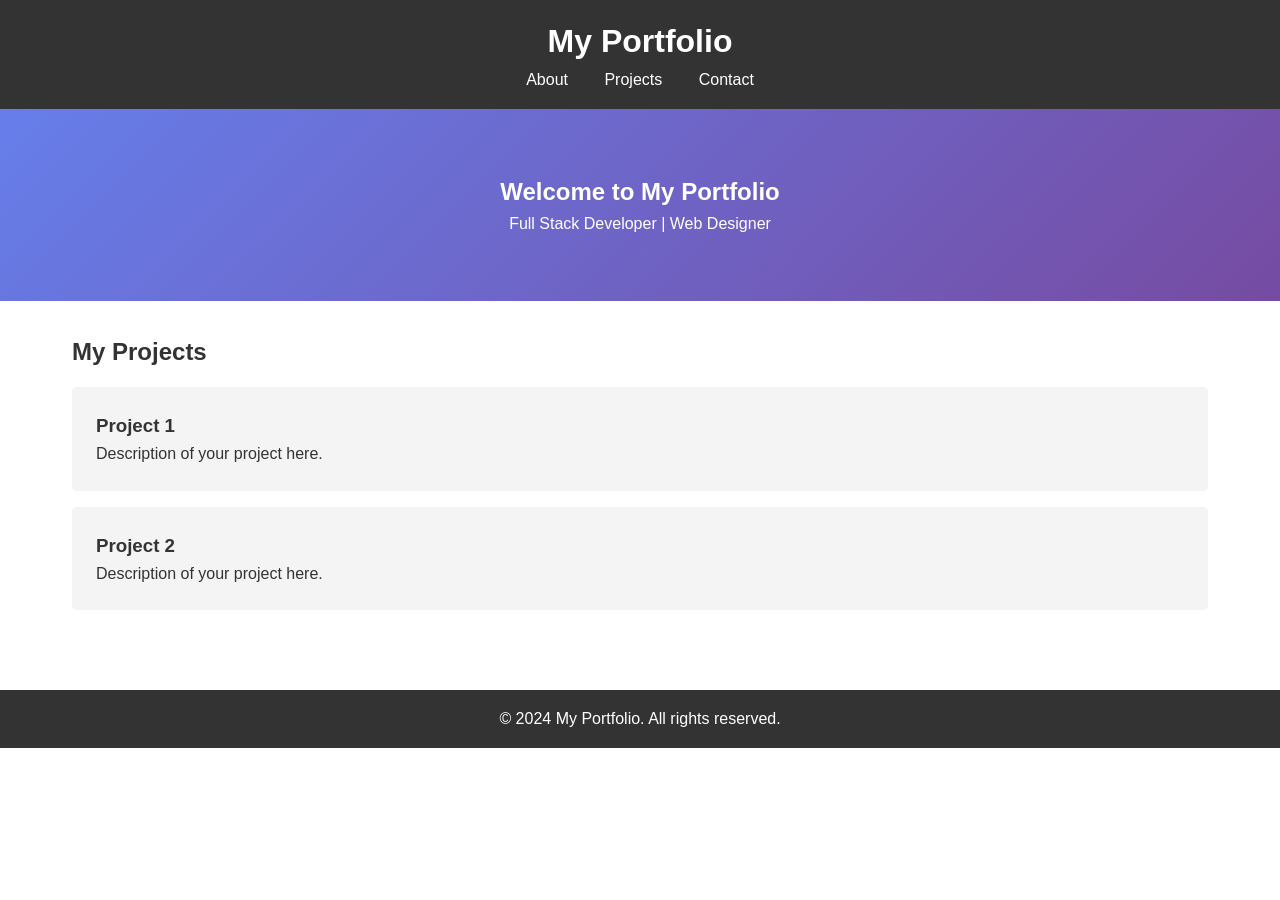
<file: index.html>
<!DOCTYPE html>
<html lang="en">
<head>
    <meta charset="UTF-8">
    <meta name="viewport" content="width=device-width, initial-scale=1.0">
    <title>My Portfolio ing</title>
    <style>
        * {
            margin: 0;
            padding: 0;
            box-sizing: border-box;
        }
        body {
            font-family: Arial, sans-serif;
            line-height: 1.6;
            color: #333;
        }
        header {
            background: #333;
            color: #fff;
            padding: 1rem 0;
            text-align: center;
        }
        nav a {
            color: #fff;
            margin: 0 1rem;
            text-decoration: none;
        }
        .hero {
            background: linear-gradient(135deg, #667eea 0%, #764ba2 100%);
            color: #fff;
            padding: 4rem 2rem;
            text-align: center;
        }
        .projects {
            padding: 2rem;
            max-width: 1200px;
            margin: 0 auto;
        }
        .project-card {
            background: #f4f4f4;
            padding: 1.5rem;
            margin: 1rem 0;
            border-radius: 5px;
        }
        footer {
            background: #333;
            color: #fff;
            text-align: center;
            padding: 1rem;
            margin-top: 2rem;
        }
    </style>
</head>
<body>
    <header>
        <h1>My Portfolio</h1>
        <nav>
            <a href="#about">About</a>
            <a href="#projects">Projects</a>
            <a href="#contact">Contact</a>
        </nav>
    </header>

    <section class="hero">
        <h2>Welcome to My Portfolio</h2>
        <p>Full Stack Developer | Web Designer</p>
    </section>

    <section id="projects" class="projects">
        <h2>My Projects</h2>
        <div class="project-card">
            <h3>Project 1</h3>
            <p>Description of your project here.</p>
        </div>
        <div class="project-card">
            <h3>Project 2</h3>
            <p>Description of your project here.</p>
        </div>
    </section>

    <footer id="contact">
        <p>&copy; 2024 My Portfolio. All rights reserved.</p>
    </footer>
</body>
</html>
</file>
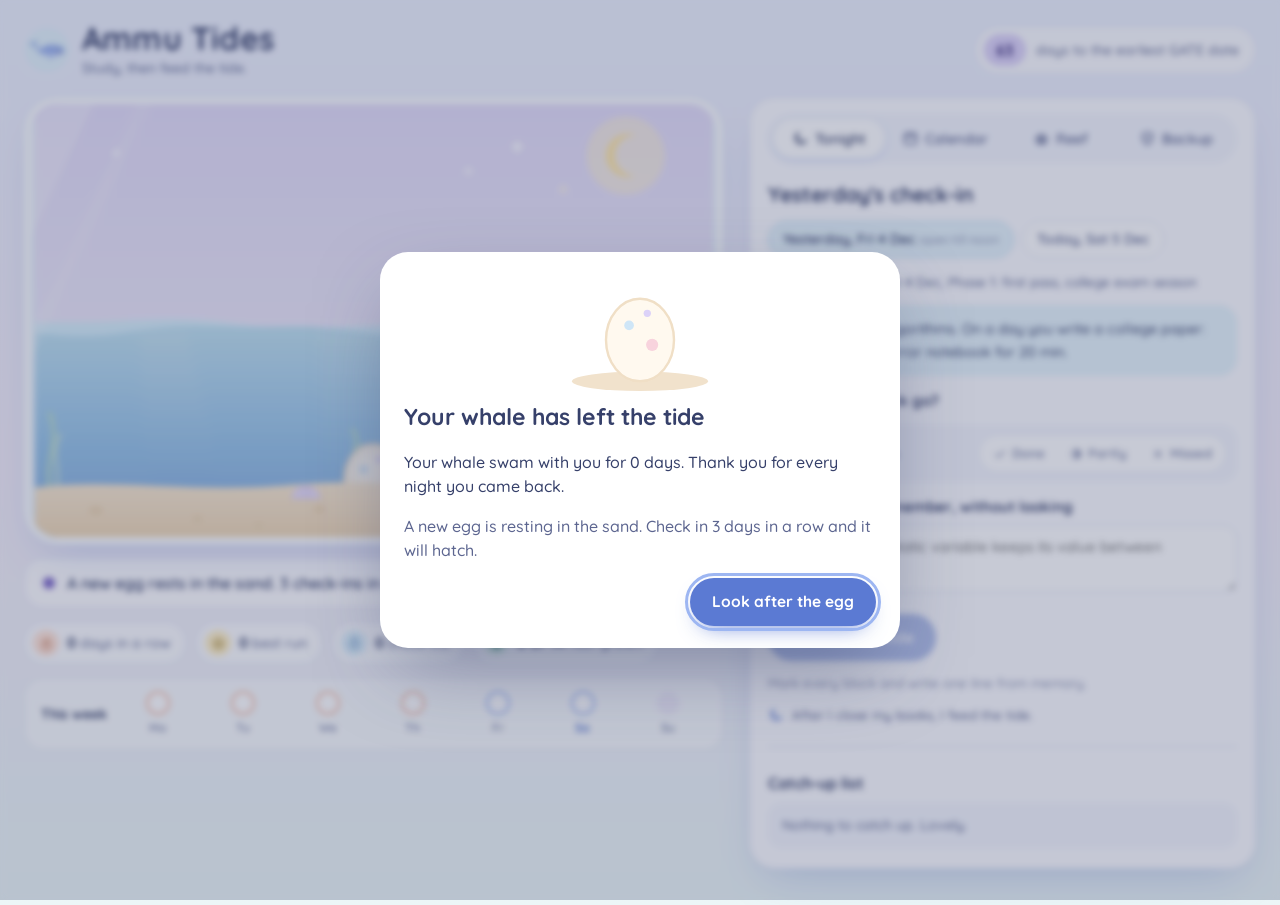
<file: ammu-tides/index.html>
<!doctype html>
<html lang="en">
<head>
<meta charset="utf-8">
<meta name="viewport" content="width=device-width, initial-scale=1">
<title>Ammu Tides</title>
<meta name="description" content="Ammu's nightly GATE 2027 check-in, with a whale who loves consistency.">
<meta name="theme-color" content="#EEF2FD">
<meta name="robots" content="noindex, nofollow">
<link rel="icon" id="favicon" href="data:,">
<link rel="preconnect" href="https://fonts.googleapis.com">
<link rel="preconnect" href="https://fonts.gstatic.com" crossorigin>
<link href="https://fonts.googleapis.com/css2?family=Quicksand:wght@400;500;600;700&display=swap" rel="stylesheet">
<style>
:root{
  --ink:#36406A; --ink-2:#5D6690; --ink-3:#8C93B3;
  --paper:#FCFCFF; --paper-2:#F4F6FD; --line:#E2E6F6;
  --tide:#7DB4E6; --tide-deep:#5B7AD3; --foam:#E6F4FB;
  --shell:#F8C3D0; --shell-deep:#C9617F;
  --lilac:#DCD2F8; --lilac-deep:#7D68C8;
  --mint:#CDEFDF; --mint-deep:#2F8A66;
  --butter:#FFEDBC; --butter-deep:#94700F;
  --peach:#FFDCCD; --peach-deep:#B4532F;
  --r-xl:34px; --r-l:26px; --r-m:18px; --r-s:12px;
  --lift:0 1px 2px rgba(54,64,106,.05),0 18px 44px -18px rgba(91,122,211,.35);
}
*{box-sizing:border-box}
html,body{margin:0;padding:0}
body{font-family:'Quicksand',ui-rounded,system-ui,sans-serif;color:var(--ink);font-weight:500;line-height:1.5;
  background:linear-gradient(180deg,#EDF1FD 0%,#F5EFFA 52%,#ECF6F7 100%);min-height:100vh;-webkit-font-smoothing:antialiased}
button,input,textarea,select{font:inherit;color:inherit}
:focus-visible{outline:3px solid #9DB6F2;outline-offset:2px;border-radius:10px}
.app{max-width:1280px;margin:0 auto;padding:22px 24px 36px}
.top{display:flex;align-items:center;justify-content:space-between;gap:16px;margin-bottom:18px;flex-wrap:wrap}
.brand{display:flex;align-items:center;gap:12px}
.brand svg{width:46px;height:46px;flex:none}
.brand h1{margin:0;font-size:32px;line-height:1.05;font-weight:700;letter-spacing:.2px}
.brand p{margin:2px 0 0;font-size:14px;color:var(--ink-2)}
.countdown{display:flex;align-items:center;gap:10px;background:rgba(255,255,255,.75);border:1px solid var(--line);
  border-radius:999px;padding:7px 16px 7px 8px;font-size:14px;color:var(--ink-2)}
.countdown .num{background:var(--lilac);color:#3E2F7E;font-weight:700;border-radius:999px;padding:4px 12px;font-size:16px}
.layout{display:grid;grid-template-columns:minmax(0,1.38fr) minmax(370px,1fr);gap:26px;align-items:start}
.stage{position:sticky;top:16px}
.tank{position:relative;border-radius:var(--r-xl);overflow:hidden;aspect-ratio:1000/640;background:#E7F0FA;
  box-shadow:var(--lift);border:7px solid rgba(255,255,255,.85);outline:1px solid var(--line)}
.tank svg{display:block;width:100%;height:100%}
.tank::after{content:"";position:absolute;inset:0;pointer-events:none;border-radius:inherit;
  background:linear-gradient(115deg,rgba(255,255,255,.28) 0 7%,transparent 7% 12%,rgba(255,255,255,.14) 12% 13.5%,transparent 13.5%)}
.status{display:flex;align-items:center;gap:12px;margin-top:14px;background:rgba(255,255,255,.8);border:1px solid var(--line);
  border-radius:20px;padding:12px 18px;font-size:16px;font-weight:600}
.status .dot{width:12px;height:12px;border-radius:50%;flex:none;background:var(--mint-deep)}
.status.warn .dot{background:#E2A13A}.status.alert .dot{background:var(--peach-deep)}.status.soft .dot{background:var(--lilac-deep)}
.status .name{font-weight:700}
.says{position:absolute;left:50%;top:16px;transform:translate(-50%,-8px);opacity:0;pointer-events:none;max-width:78%;
  background:#fff;border-radius:22px;padding:10px 18px;font-weight:600;font-size:15px;text-align:center;
  box-shadow:0 10px 30px -12px rgba(54,64,106,.4);transition:opacity .45s ease,transform .45s ease}
.says.on{opacity:1;transform:translate(-50%,0)}
.banner{position:absolute;left:16px;right:16px;top:14px;background:#FFF4E8;border:1px solid #F5D3AE;color:#8A4A1C;
  border-radius:16px;padding:9px 14px;font-weight:600;font-size:14px;display:none}
.banner.on{display:block}
.chips{display:flex;gap:10px;flex-wrap:wrap;margin-top:14px}
.chip{display:flex;align-items:center;gap:8px;background:rgba(255,255,255,.72);border:1px solid var(--line);
  border-radius:999px;padding:7px 14px 7px 8px;font-size:14px;color:var(--ink-2)}
.chip .ic{width:26px;height:26px;border-radius:50%;display:grid;place-items:center}
.chip .ic svg{width:15px;height:15px}
.chip b{color:var(--ink);font-weight:700;font-size:15px}
.week{margin-top:14px;background:rgba(255,255,255,.62);border:1px solid var(--line);border-radius:20px;padding:12px 16px;display:grid;grid-template-columns:auto repeat(7,1fr);align-items:center;gap:8px}
.week .wl{font-weight:700;font-size:14px;margin-right:4px}
.week .wd{display:flex;flex-direction:column;align-items:center;gap:4px;font-size:12px;color:var(--ink-3);font-weight:700;min-width:30px}
.week .wc{width:24px;height:24px;border-radius:50%;background:#EEF1F8;display:grid;place-items:center}
.week .wc svg{width:13px;height:13px}
.week .wc.done{background:#CFE6F8;color:#2D5D8C}.week .wc.missed{background:#fff;box-shadow:inset 0 0 0 2px #F3B9A3}
.week .wc.rest{background:#F1EEFA}.week .wc.open{background:#fff;box-shadow:inset 0 0 0 2px #9DB6F2}
.week .wd.now{color:var(--tide-deep)}
.panel{background:var(--paper);border:1px solid var(--line);border-radius:var(--r-l);box-shadow:var(--lift);padding:16px 18px 20px}
.tabs{display:flex;gap:4px;background:var(--paper-2);padding:5px;border-radius:999px;margin-bottom:16px}
.tab{flex:1;border:0;background:transparent;font-weight:600;color:var(--ink-2);padding:9px 6px;border-radius:999px;cursor:pointer;
  display:flex;align-items:center;justify-content:center;gap:6px;font-size:14.5px;position:relative;transition:background .2s,color .2s}
.tab svg{width:17px;height:17px}
.tab[aria-selected="true"]{background:#fff;color:var(--ink);box-shadow:0 2px 10px -2px rgba(91,122,211,.3)}
.tab .badge{position:absolute;top:4px;right:10px;width:8px;height:8px;border-radius:50%;background:var(--shell-deep)}
.view[hidden]{display:none}
h2{font-size:21px;margin:0 0 4px;font-weight:700}
h3{font-size:16px;margin:18px 0 8px;font-weight:700}
.muted{color:var(--ink-2)}.small{font-size:13.5px}
.datechips{display:flex;gap:8px;flex-wrap:wrap;margin:10px 0 12px}
.dchip{border:1px solid var(--line);background:#fff;border-radius:999px;padding:7px 14px;cursor:pointer;font-weight:600;font-size:14px;color:var(--ink-2)}
.dchip[aria-pressed="true"]{background:var(--foam);border-color:#BFDDF2;color:var(--ink)}
.dchip .s{font-weight:500;font-size:12.5px;color:var(--ink-3);margin-left:4px}
.taglist{display:flex;gap:8px;flex-wrap:wrap;align-items:center;margin-bottom:10px}
.tag{display:inline-block;border-radius:999px;padding:3px 11px;font-size:13px;font-weight:700;background:var(--paper-2);color:var(--ink-2)}
.tag.t-TEST{background:#E6E3F7;color:#4B3E92}.tag.t-MOCK{background:#DCD6F5;color:#3E2F7E}
.tag.t-REST,.tag.t-OFF{background:#EEF0F6}.tag.t-STUDY5,.tag.t-STUDY4{background:var(--foam);color:#2D5D8C}
.tag.t-LIGHT2,.tag.t-LIGHT3,.tag.t-EXAMS{background:var(--mint);color:#24694F}
.tag.t-TAPER3,.tag.t-TAPER1{background:var(--butter);color:#7A5A0B}.tag.t-EXAM{background:var(--shell);color:#8A2F4B}
.plan{background:var(--foam);border-radius:var(--r-m);padding:13px 15px;font-size:14.5px;line-height:1.55}
.plan b{font-weight:700}
.plan .rev{margin-top:8px;padding-top:8px;border-top:1px dashed #BCD9EE;color:var(--ink-2)}
.plan .note{margin-top:8px;font-size:13px;color:#5B4BA8;background:#EEEAFB;border-radius:10px;padding:6px 10px}
.blocks{display:flex;flex-direction:column;gap:8px;margin-top:12px}
.block{display:flex;align-items:center;justify-content:space-between;gap:10px;padding:9px 10px 9px 14px;border-radius:16px;background:var(--paper-2);flex-wrap:wrap}
.block .bl{font-weight:700;font-size:15px}.block .bm{font-weight:500;color:var(--ink-3);font-size:13px;margin-left:6px}
.seg{display:inline-flex;background:#fff;border:1px solid var(--line);border-radius:999px;padding:3px;gap:2px}
.seg button{border:0;background:transparent;border-radius:999px;padding:6px 11px;font-size:13px;font-weight:700;color:var(--ink-3);
  cursor:pointer;display:flex;align-items:center;gap:5px;transition:background .18s,color .18s}
.seg button svg{width:14px;height:14px}
.seg button[aria-pressed="true"][data-v="done"]{background:var(--mint);color:var(--mint-deep)}
.seg button[aria-pressed="true"][data-v="partly"]{background:var(--butter);color:var(--butter-deep)}
.seg button[aria-pressed="true"][data-v="missed"]{background:var(--peach);color:var(--peach-deep)}
label.fl{display:block;font-weight:700;font-size:15px;margin:14px 0 6px}
textarea,input[type=text],input[type=number],select{width:100%;border:1.5px solid var(--line);background:#fff;border-radius:14px;padding:10px 13px;font-size:15px;font-weight:500;resize:vertical}
textarea:focus,input:focus,select:focus{outline:none;border-color:#9DB6F2;box-shadow:0 0 0 4px rgba(157,182,242,.25)}
.score{display:flex;gap:10px;align-items:center}.score input{max-width:120px}
.actions{display:flex;align-items:center;gap:12px;flex-wrap:wrap;margin-top:16px}
.btn{border:0;border-radius:999px;padding:12px 22px;font-weight:700;font-size:15.5px;cursor:pointer;display:inline-flex;align-items:center;gap:8px;transition:transform .15s,box-shadow .2s,background .2s}
.btn svg{width:18px;height:18px}
.btn-main{background:var(--tide-deep);color:#fff;box-shadow:0 10px 22px -10px rgba(91,122,211,.9)}
.btn-main:hover:not(:disabled){transform:translateY(-1px);background:#4F6DC6}
.btn-main:disabled{opacity:.45;cursor:not-allowed;box-shadow:none}
.btn-soft{background:var(--paper-2);color:var(--ink);border:1px solid var(--line)}
.btn-soft:hover{background:#EBEEFA}
.btn-small{padding:7px 14px;font-size:13.5px}
.hint{font-size:13.5px;color:var(--ink-3)}
.intent{font-size:13.5px;color:var(--ink-2);display:flex;gap:8px;align-items:center;margin-top:12px}
.intent svg{width:16px;height:16px;flex:none;color:var(--tide-deep)}
.saved{display:flex;gap:8px;align-items:center;background:var(--mint);color:var(--mint-deep);border-radius:14px;padding:9px 13px;font-weight:600;font-size:14px;margin-top:12px}
.saved svg{width:17px;height:17px}
.catch{margin-top:20px;border-top:1px solid var(--line);padding-top:6px}
.citem{display:flex;justify-content:space-between;align-items:center;gap:10px;padding:9px 0;border-bottom:1px dashed var(--line);font-size:14px}
.citem:last-child{border-bottom:0}
.empty{background:var(--paper-2);border-radius:14px;padding:12px 14px;font-size:14px;color:var(--ink-2)}
/* calendar */
.calhead{display:flex;align-items:center;justify-content:space-between;margin:4px 0 10px}
.calhead h2{font-size:19px}
.iconbtn{border:1px solid var(--line);background:#fff;border-radius:50%;width:36px;height:36px;display:grid;place-items:center;cursor:pointer;color:var(--ink-2)}
.iconbtn svg{width:16px;height:16px}.iconbtn:disabled{opacity:.35;cursor:default}
.grid{display:grid;grid-template-columns:repeat(7,1fr);gap:6px;text-align:center}
.grid .dow{font-size:12.5px;color:var(--ink-3);font-weight:700;padding-bottom:2px}
.day{aspect-ratio:1;border:0;border-radius:14px;background:var(--paper-2);cursor:pointer;position:relative;font-weight:700;font-size:14px;color:var(--ink-2);display:grid;place-items:center;padding:0}
.day.out{visibility:hidden}
.day.none{background:transparent;color:#C5C9DA;cursor:default}
.day.done{background:#D9EEFB;color:#2D5D8C}
.day.missed{background:#fff;box-shadow:inset 0 0 0 2px #F3B9A3;color:var(--peach-deep)}
.day.rest{background:#F1EEFA;color:#8B80B8}
.day.open{background:#fff;box-shadow:inset 0 0 0 2px #9DB6F2;color:var(--ink)}
.day.today::after{content:"";position:absolute;bottom:5px;left:50%;width:6px;height:6px;margin-left:-3px;border-radius:50%;background:var(--tide-deep)}
.day.test{font-style:normal}
.day .mk{position:absolute;top:4px;right:5px;width:7px;height:7px;border-radius:50%;background:#B9A9EE}
.legend{display:flex;gap:14px;flex-wrap:wrap;margin-top:12px;font-size:13px;color:var(--ink-2)}
.legend span{display:flex;gap:6px;align-items:center}
.legend i{display:inline-block;width:14px;height:14px;border-radius:5px}
/* reef */
.reefgrid{display:grid;grid-template-columns:repeat(auto-fill,minmax(150px,1fr));gap:10px}
.rcard{border-radius:16px;background:var(--paper-2);padding:10px 12px;display:flex;gap:10px;align-items:center}
.rcard svg{width:44px;height:44px;flex:none}
.rcard .rn{font-weight:700;font-size:14px;line-height:1.25}.rcard .rs{font-size:12.5px;color:var(--ink-3)}
.rcard.grown{background:#EEF8F3}
.rcard.locked svg{opacity:.28;filter:grayscale(1)}
.mem{background:#F4F1FB;border-radius:16px;padding:12px 14px;font-size:14px;margin-bottom:8px}
.notecard{background:#FFF8EE;border-radius:16px;padding:12px 14px;font-size:14.5px;margin-bottom:8px;border:1px solid #F6E3C6}
.notecard .nd{font-size:12.5px;color:#9A7A4A;font-weight:700;margin-bottom:2px}
/* settings */
.row2{display:grid;grid-template-columns:1fr 1fr;gap:10px}
.toggle{display:flex;align-items:center;gap:10px;cursor:pointer;font-weight:600}
.toggle input{width:20px;height:20px;accent-color:var(--tide-deep)}
code.bk{display:block;word-break:break-all;font-family:inherit;font-size:12px;background:var(--paper-2);border-radius:12px;padding:10px;max-height:90px;overflow:auto;color:var(--ink-2)}
/* dialogs */
dialog{border:0;border-radius:28px;padding:0;max-width:min(520px,92vw);width:100%;box-shadow:0 30px 80px -20px rgba(54,64,106,.5);color:var(--ink)}
dialog::backdrop{background:rgba(54,64,106,.28);backdrop-filter:blur(3px)}
.dlg{padding:24px 24px 22px}
.dlg h2{font-size:23px}
.dlg .art{display:grid;place-items:center;margin:-4px 0 6px}
.dlg .art svg{max-width:170px;height:auto}
.dlg .actions{justify-content:flex-end}
.foot{text-align:center;color:var(--ink-3);font-size:13.5px;margin-top:26px}
.noscript,.storewarn{background:#FFF4E8;border:1px solid #F5D3AE;color:#8A4A1C;border-radius:16px;padding:12px 16px;margin-bottom:14px;font-weight:600}
/* preview bar (only with ?preview) */
.pbar{position:relative;margin:10px 12px 0;z-index:50;background:#2F375C;color:#fff;border-radius:18px;padding:10px 14px;display:flex;gap:10px;align-items:center;flex-wrap:wrap;font-size:13.5px;box-shadow:0 16px 40px -10px rgba(0,0,0,.4)}
.pbar input,.pbar select{width:auto;padding:6px 10px;border-radius:10px;border:0;font-size:13.5px;color:var(--ink)}
.pbar button{border:0;border-radius:999px;padding:7px 13px;font-weight:700;cursor:pointer;background:#fff;color:#2F375C}
@media (max-width:980px){
  .layout{grid-template-columns:1fr}.stage{position:relative;top:0}
}
@media (max-width:560px){
  .app{padding:14px 12px 28px}.brand h1{font-size:26px}.tank{border-width:5px;border-radius:26px}
  .status{font-size:14.5px;padding:10px 14px}
  .tab{font-size:13.5px;padding:9px 2px}.tab svg{display:none}.tab .badge{right:6px}
  .block{padding:9px 10px}.seg button{padding:6px 9px}
  .row2{grid-template-columns:1fr}
  .week{grid-template-columns:repeat(7,1fr)}.week .wl{grid-column:1/-1}.week .wd{min-width:0}
}
.twk{animation:twk 3.6s ease-in-out infinite;transform-box:fill-box;transform-origin:center}.twk.t2{animation-delay:1.2s}.twk.t3{animation-delay:2.3s}
@keyframes twk{0%,100%{opacity:.25;transform:scale(.7)}50%{opacity:1;transform:scale(1)}}
@media (prefers-reduced-motion:reduce){*{transition:none!important;animation:none!important}}
</style>
</head>
<body>
<div class="app">
  <noscript><div class="noscript">Ammu Tides needs JavaScript turned on in Chrome.</div></noscript>
  <div class="storewarn" id="storeWarn" hidden>This browser is blocking saved data, so check-ins would be lost. Open the page in a normal Chrome window, not incognito.</div>
  <header class="top">
    <div class="brand">
      <svg id="brandWhale" viewBox="0 0 64 64" aria-hidden="true"></svg>
      <div><h1>Ammu Tides</h1><p>Study, then feed the tide.</p></div>
    </div>
    <div class="countdown" id="countdown"></div>
  </header>

  <main class="layout">
    <section class="stage" aria-label="Your tide">
      <div class="tank" id="tank">
        <svg id="scene" viewBox="0 0 1000 640" role="img" aria-labelledby="sceneTitle">
          <title id="sceneTitle">Your whale's tide</title>
          <defs>
            <linearGradient id="gSky" x1="0" y1="0" x2="0" y2="1"><stop offset="0" stop-color="#E4DDF8"/><stop offset=".6" stop-color="#EEEAFA"/><stop offset="1" stop-color="#F0F5FC"/></linearGradient>
            <filter id="fSoft" x="-30%" y="-10%" width="160%" height="120%"><feGaussianBlur stdDeviation="9"/></filter>
            <linearGradient id="gWater" x1="0" y1="0" x2="0" y2="1"><stop offset="0" stop-color="#BFE5F6"/><stop offset=".55" stop-color="#92C4EC"/><stop offset="1" stop-color="#7BA7DE"/></linearGradient>
            <linearGradient id="gWaterBack" x1="0" y1="0" x2="0" y2="1"><stop offset="0" stop-color="#D7EFFA"/><stop offset="1" stop-color="#A8CFEF"/></linearGradient>
            <linearGradient id="gSand" x1="0" y1="0" x2="0" y2="1"><stop offset="0" stop-color="#F8E8CF"/><stop offset="1" stop-color="#EED6B3"/></linearGradient>
            <linearGradient id="gRay" x1="0" y1="0" x2="0" y2="1"><stop offset="0" stop-color="#fff" stop-opacity=".55"/><stop offset="1" stop-color="#fff" stop-opacity="0"/></linearGradient>
            <radialGradient id="gEgg" cx=".38" cy=".32" r=".8"><stop offset="0" stop-color="#FFFDF7"/><stop offset="1" stop-color="#F3E6D3"/></radialGradient>
            <linearGradient id="gWhale" gradientUnits="userSpaceOnUse" x1="0" y1="-78" x2="0" y2="66"><stop id="wg1" offset="0" stop-color="#7F9BE6"/><stop id="wg2" offset=".55" stop-color="#9DB5F0"/><stop id="wg3" offset="1" stop-color="#BCCDF6"/></linearGradient>
            <linearGradient id="gBelly" gradientUnits="userSpaceOnUse" x1="0" y1="10" x2="0" y2="64"><stop offset="0" stop-color="#F6F8FF"/><stop offset="1" stop-color="#DCE5FB"/></linearGradient>
            <radialGradient id="gShine"><stop offset="0" stop-color="#fff" stop-opacity=".6"/><stop offset="1" stop-color="#fff" stop-opacity="0"/></radialGradient>
            <filter id="fShadow" x="-20%" y="-100%" width="140%" height="300%"><feGaussianBlur stdDeviation="5"/></filter>
            <clipPath id="clipWater"><path id="waterClipPath" d=""/></clipPath>
          </defs>
          <rect width="1000" height="640" fill="url(#gSky)"/>
          <g id="sky"><circle cx="872" cy="76" r="58" fill="#FFF3D4" opacity=".55"/><path d="M886,46 A32,32 0 1 0 886,106 A25,25 0 1 1 886,46 Z" fill="#FFE7A6"/>
            <path class="twk" d="M712,52 l3,8 8,3 -8,3 -3,8 -3,-8 -8,-3 8,-3 z" fill="#FFFFFF"/><path class="twk t2" d="M780,118 l2,6 6,2 -6,2 -2,6 -2,-6 -6,-2 6,-2 z" fill="#FFF7E0"/>
            <path class="twk t3" d="M640,92 l2,5 5,2 -5,2 -2,5 -2,-5 -5,-2 5,-2 z" fill="#FFFFFF"/><path class="twk t2" d="M120,64 l2,6 6,2 -6,2 -2,6 -2,-6 -6,-2 6,-2 z" fill="#FFFFFF"/></g>
          <path id="waveBack" fill="url(#gWaterBack)" d=""/>
          <path id="waveFront" fill="url(#gWater)" d=""/>
          <g clip-path="url(#clipWater)">
            <g id="rays" filter="url(#fSoft)"></g>
            <g id="grassBg"></g>
            <g id="friends"></g>
            <g id="bubbles"></g>
            <g id="whaleWrap" style="cursor:pointer"><g id="whale"></g></g>
            <g id="eggWrap"></g>
            <rect id="haze" x="0" y="0" width="1000" height="640" fill="#C9C2B4" opacity="0" pointer-events="none"/>
          </g>
          <path id="sand" d="M0,566 C120,552 240,576 380,562 C520,550 640,575 780,561 C880,552 950,567 1000,560 L1000,640 L0,640 Z" fill="url(#gSand)"/>
          <ellipse id="wShadow" cx="500" cy="578" rx="80" ry="8" fill="#C9AE86" opacity="0" filter="url(#fShadow)"/>
          <g id="pebbles"></g>
          <g id="reefFront"></g>
          <g id="memorial"></g>
          <g id="spout" opacity="0" pointer-events="none"></g>
          <g id="hearts" pointer-events="none"></g>
          <g id="bottle" style="cursor:pointer" display="none"></g>
        </svg>
        <div class="banner" id="banner" role="status"></div>
        <div class="says" id="says" aria-live="polite"></div>
      </div>
      <div class="status" id="status" aria-live="polite"><span class="dot"></span><span id="statusText"></span></div>
      <div class="chips" id="chips"></div>
      <div class="week" id="week" aria-label="This week"></div>
    </section>

    <section class="panel" aria-label="Check-in and more">
      <div class="tabs" role="tablist">
        <button class="tab" role="tab" id="t-tonight" aria-selected="true" data-tab="tonight"></button>
        <button class="tab" role="tab" id="t-calendar" aria-selected="false" data-tab="calendar"></button>
        <button class="tab" role="tab" id="t-reef" aria-selected="false" data-tab="reef"></button>
        <button class="tab" role="tab" id="t-keep" aria-selected="false" data-tab="keep"></button>
      </div>
      <div class="view" id="v-tonight" role="tabpanel"></div>
      <div class="view" id="v-calendar" role="tabpanel" hidden></div>
      <div class="view" id="v-reef" role="tabpanel" hidden></div>
      <div class="view" id="v-keep" role="tabpanel" hidden></div>
    </section>
  </main>
</div>

<dialog id="dlg"><div class="dlg" id="dlgBody"></div></dialog>
<input type="file" id="fileIn" accept=".json,application/json,text/plain" hidden>

<script>
/* ============================================================
   Ammu Tides. Everything lives in this one file.
   Plan data below is generated from the verified GATE 2027 study plan
   (the same source as the Word document). Do not edit it by hand.
   ============================================================ */
const DAYS = [{"d":"2026-10-01","t":"STUDY4","tag":"STUDY 4h","main":"Learn 120 + Practice 90: C Programming 1/3. Data types, operators and precedence, type conversion, if/switch/loops, functions and parameter passing.","rev":"30: Set up error notebook and trackers","b":[{"k":"learn","l":"Learn","m":120},{"k":"practice","l":"Practice","m":90},{"k":"revise","l":"Revise","m":30}],"fp":[{"s":"C","b":"learn","p":"1/3"}]},{"d":"2026-10-02","t":"STUDY4","tag":"STUDY 4h","main":"Learn 120 + Practice 90: C Programming 2/3. Storage classes (auto, static, extern, register), scope and lifetime, recursion (tracing calls, recursion trees). Practice: output questions.","rev":"30: Redo 3 error-notebook questions","b":[{"k":"learn","l":"Learn","m":120},{"k":"practice","l":"Practice","m":90},{"k":"revise","l":"Revise","m":30}],"fp":[{"s":"C","b":"learn","p":"2/3"}]},{"d":"2026-10-03","t":"TEST","tag":"TEST","main":"Test 60 + Check 60: C Programming. GA 90: Verbal: basic grammar (tenses, articles, adjectives, prepositions, conjunctions, verb-noun agreement, other parts of speech).","rev":"30: Write the C Programming formula sheet","b":[{"k":"test","l":"Test","m":60},{"k":"check","l":"Check","m":60},{"k":"ga","l":"GA","m":90},{"k":"revise","l":"Revise","m":30}],"fp":[]},{"d":"2026-10-04","t":"REST","tag":"REST","main":"Rest day. Only if you missed a day this week: redo its Learn block (max 2 h).","rev":"","b":[],"fp":[]},{"d":"2026-10-05","t":"STUDY4","tag":"STUDY 4h","main":"Learn 120 + Practice 90: C Programming 3/3. Pointers, arrays and pointer arithmetic, 2-D arrays, strings, structures and unions, malloc/free.","rev":"30: C basics + Storage classes, recursion","b":[{"k":"learn","l":"Learn","m":120},{"k":"practice","l":"Practice","m":90},{"k":"revise","l":"Revise","m":30}],"fp":[{"s":"C","b":"learn","p":"3/3"}]},{"d":"2026-10-06","t":"STUDY4","tag":"STUDY 4h","main":"Learn 120 + Practice 90: Data Structures 1/3. Arrays (row/column-major address), stacks (infix to postfix, postfix evaluation), queues (circular queue, deque).","rev":"30: Redo 3 error-notebook questions","b":[{"k":"learn","l":"Learn","m":120},{"k":"practice","l":"Practice","m":90},{"k":"revise","l":"Revise","m":30}],"fp":[{"s":"DS","b":"learn","p":"1/3"}]},{"d":"2026-10-07","t":"STUDY4","tag":"STUDY 4h","main":"Learn 120 + Practice 90: Data Structures 2/3. Linked lists (singly, doubly, circular: insert, delete, reverse), binary trees (terms, traversals, building a tree from traversals).","rev":"30: Redo 3 error-notebook questions","b":[{"k":"learn","l":"Learn","m":120},{"k":"practice","l":"Practice","m":90},{"k":"revise","l":"Revise","m":30}],"fp":[{"s":"DS","b":"learn","p":"2/3"}]},{"d":"2026-10-08","t":"STUDY4","tag":"STUDY 4h","main":"Learn 120 + Practice 90: Data Structures 3/3. Binary search trees or BST (search, insert, delete), binary heaps (array form, build-heap, insert, delete), graphs (adjacency matrix and list).","rev":"30: C pointers, arrays, strings","b":[{"k":"learn","l":"Learn","m":120},{"k":"practice","l":"Practice","m":90},{"k":"revise","l":"Revise","m":30}],"fp":[{"s":"DS","b":"learn","p":"3/3"}]},{"d":"2026-10-09","t":"STUDY4","tag":"STUDY 4h","main":"Learn 120 + Practice 90: Discrete Maths 1/5. Propositional logic (truth tables, equivalences, normal forms, inference) and first-order logic (quantifiers, negation, English to logic).","rev":"30: Arrays, stacks, queues","b":[{"k":"learn","l":"Learn","m":120},{"k":"practice","l":"Practice","m":90},{"k":"revise","l":"Revise","m":30}],"fp":[{"s":"DM","b":"learn","p":"1/5"}]},{"d":"2026-10-10","t":"TEST","tag":"TEST","main":"Test 60 + Check 60: Data Structures + C. GA 90: Verbal: vocabulary (words, idioms, phrases in context).","rev":"30: Write the Data Structures formula sheet","b":[{"k":"test","l":"Test","m":60},{"k":"check","l":"Check","m":60},{"k":"ga","l":"GA","m":90},{"k":"revise","l":"Revise","m":30}],"fp":[]},{"d":"2026-10-11","t":"REST","tag":"REST","main":"Rest day. Only if you missed a day this week: redo its Learn block (max 2 h).","rev":"","b":[],"fp":[]},{"d":"2026-10-12","t":"STUDY4","tag":"STUDY 4h","main":"Learn 120 + Practice 90: Discrete Maths 2/5. Sets, relations, functions: relation properties, equivalence relations, closures, one-one and onto functions, counting relations and functions.","rev":"30: BST, heaps, graph storage + Logic","b":[{"k":"learn","l":"Learn","m":120},{"k":"practice","l":"Practice","m":90},{"k":"revise","l":"Revise","m":30}],"fp":[{"s":"DM","b":"learn","p":"2/5"}]},{"d":"2026-10-13","t":"STUDY4","tag":"STUDY 4h","main":"Learn 120 + Practice 90: Discrete Maths 3/5. Partial orders and lattices (Hasse diagrams, lub/glb, lattice types). Monoids and groups [NEW]: semigroup, monoid, group, subgroup, Lagrange's theorem, cyclic groups.","rev":"30: Redo 3 error-notebook questions","b":[{"k":"learn","l":"Learn","m":120},{"k":"practice","l":"Practice","m":90},{"k":"revise","l":"Revise","m":30}],"fp":[{"s":"DM","b":"learn","p":"3/5"}]},{"d":"2026-10-14","t":"STUDY4","tag":"STUDY 4h","main":"Learn 120 + Practice 90: Discrete Maths 4/5. Graphs: degree and handshaking, connectivity (components, cut vertex and edge), bipartite graphs, matching [NEW], colouring and chromatic number, planar graphs, Euler's formula.","rev":"30: Redo 3 error-notebook questions","b":[{"k":"learn","l":"Learn","m":120},{"k":"practice","l":"Practice","m":90},{"k":"revise","l":"Revise","m":30}],"fp":[{"s":"DM","b":"learn","p":"4/5"}]},{"d":"2026-10-15","t":"STUDY4","tag":"STUDY 4h","main":"Learn 120 + Practice 90: Discrete Maths 5/5. Combinatorics: counting, permutations and combinations, pigeonhole, inclusion-exclusion, recurrence relations [NEW], generating functions [NEW].","rev":"30: Sets, relations, functions + C basics","b":[{"k":"learn","l":"Learn","m":120},{"k":"practice","l":"Practice","m":90},{"k":"revise","l":"Revise","m":30}],"fp":[{"s":"DM","b":"learn","p":"5/5"}]},{"d":"2026-10-16","t":"STUDY4","tag":"STUDY 4h","main":"Learn 120 + Practice 90: Linear Algebra 1/3. Matrices (types, rank), determinants and their properties, systems of linear equations (consistency, Gaussian elimination).","rev":"30: Posets, lattices, groups + Storage classes, recursion","b":[{"k":"learn","l":"Learn","m":120},{"k":"practice","l":"Practice","m":90},{"k":"revise","l":"Revise","m":30}],"fp":[{"s":"LA","b":"learn","p":"1/3"}]},{"d":"2026-10-17","t":"TEST","tag":"TEST","main":"Test 60 + Check 60: Discrete Mathematics. GA 90: Verbal: reading comprehension, narrative sequencing.","rev":"30: Write the Discrete Maths formula sheet","b":[{"k":"test","l":"Test","m":60},{"k":"check","l":"Check","m":60},{"k":"ga","l":"GA","m":90},{"k":"revise","l":"Revise","m":30}],"fp":[]},{"d":"2026-10-18","t":"REST","tag":"REST","main":"Rest day. Only if you missed a day this week: redo its Learn block (max 2 h).","rev":"","b":[],"fp":[]},{"d":"2026-10-19","t":"STUDY4","tag":"STUDY 4h","main":"Learn 120 + Practice 90: Linear Algebra 2/3. Eigenvalues and eigenvectors: characteristic equation, trace and determinant properties, eigenvalues of special matrices.","rev":"30: Combinatorics + Matrices, linear systems","b":[{"k":"learn","l":"Learn","m":120},{"k":"practice","l":"Practice","m":90},{"k":"revise","l":"Revise","m":30}],"fp":[{"s":"LA","b":"learn","p":"2/3"}]},{"d":"2026-10-20","t":"STUDY4","tag":"STUDY 4h","main":"Learn 120 + Practice 90: Linear Algebra 3/3. LU decomposition [NEW] (factor A = LU, forward and back substitution), then a mixed linear algebra set.","rev":"30: C pointers, arrays, strings + Arrays, stacks, queues","b":[{"k":"learn","l":"Learn","m":120},{"k":"practice","l":"Practice","m":90},{"k":"revise","l":"Revise","m":30}],"fp":[{"s":"LA","b":"learn","p":"3/3"}]},{"d":"2026-10-21","t":"STUDY4","tag":"STUDY 4h","main":"Learn 120 + Practice 90: Calculus 1/2. Limits (standard limits, L'Hopital's rule), continuity, differentiability, maxima and minima.","rev":"30: Linked lists, binary trees","b":[{"k":"learn","l":"Learn","m":120},{"k":"practice","l":"Practice","m":90},{"k":"revise","l":"Revise","m":30}],"fp":[{"s":"CA","b":"learn","p":"1/2"}]},{"d":"2026-10-22","t":"STUDY4","tag":"STUDY 4h","main":"Learn 120 + Practice 90: Calculus 2/2. Mean value theorems (Rolle, Lagrange), integration (definite integrals, properties, substitution, by parts).","rev":"30: Eigenvalues, eigenvectors + BST, heaps, graph storage","b":[{"k":"learn","l":"Learn","m":120},{"k":"practice","l":"Practice","m":90},{"k":"revise","l":"Revise","m":30}],"fp":[{"s":"CA","b":"learn","p":"2/2"}]},{"d":"2026-10-23","t":"STUDY4","tag":"STUDY 4h","main":"Learn 120 + Practice 90: Probability 1/3. Sample space, conditional probability, independence, total probability, Bayes' theorem.","rev":"30: LU decomposition + Logic","b":[{"k":"learn","l":"Learn","m":120},{"k":"practice","l":"Practice","m":90},{"k":"revise","l":"Revise","m":30}],"fp":[{"s":"PR","b":"learn","p":"1/3"}]},{"d":"2026-10-24","t":"TEST","tag":"TEST","main":"Test 60 + Check 60: Linear Algebra + Calculus. GA 90: Quantitative: ratios, percentages, powers, exponents, logarithms, permutations and combinations, series.","rev":"30: Write the Linear Algebra + Calculus formula sheet","b":[{"k":"test","l":"Test","m":60},{"k":"check","l":"Check","m":60},{"k":"ga","l":"GA","m":90},{"k":"revise","l":"Revise","m":30}],"fp":[]},{"d":"2026-10-25","t":"REST","tag":"REST","main":"Rest day. Only if you missed a day this week: redo its Learn block (max 2 h).","rev":"","b":[],"fp":[]},{"d":"2026-10-26","t":"STUDY4","tag":"STUDY 4h","main":"Learn 120 + Practice 90: Probability 2/3. Random variables (PMF, PDF, CDF), mean, median, mode, variance, standard deviation, binomial and Poisson distributions.","rev":"30: MVT, integration + Conditional probability, Bayes","b":[{"k":"learn","l":"Learn","m":120},{"k":"practice","l":"Practice","m":90},{"k":"revise","l":"Revise","m":30}],"fp":[{"s":"PR","b":"learn","p":"2/3"}]},{"d":"2026-10-27","t":"STUDY4","tag":"STUDY 4h","main":"Learn 120 + Practice 90: Probability 3/3. Uniform, exponential [NEW] and normal distributions (standardising), then a mixed probability set.","rev":"30: Sets, relations, functions + Posets, lattices, groups","b":[{"k":"learn","l":"Learn","m":120},{"k":"practice","l":"Practice","m":90},{"k":"revise","l":"Revise","m":30}],"fp":[{"s":"PR","b":"learn","p":"3/3"}]},{"d":"2026-10-28","t":"STUDY4","tag":"STUDY 4h","main":"Learn 120 + Practice 90: Algorithms 1/6. Asymptotic notation (O, Omega, Theta), worst-case time and space complexity of loops, recurrences (recursion tree, master theorem).","rev":"30: Graph theory","b":[{"k":"learn","l":"Learn","m":120},{"k":"practice","l":"Practice","m":90},{"k":"revise","l":"Revise","m":30}],"fp":[{"s":"AL","b":"learn","p":"1/6"}]},{"d":"2026-10-29","t":"STUDY4","tag":"STUDY 4h","main":"Learn 120 + Practice 90: Algorithms 2/6. Searching (linear, binary) and sorting: bubble, selection, insertion, merge, quick, heap sort (time, space, stable, in-place).","rev":"30: Random variables, distributions 1 + Combinatorics","b":[{"k":"learn","l":"Learn","m":120},{"k":"practice","l":"Practice","m":90},{"k":"revise","l":"Revise","m":30}],"fp":[{"s":"AL","b":"learn","p":"2/6"}]},{"d":"2026-10-30","t":"STUDY4","tag":"STUDY 4h","main":"Learn 120 + Practice 90: Algorithms 3/6. Hashing (hash functions, chaining, linear and quadratic probing, double hashing, load factor), divide-and-conquer recurrences.","rev":"30: Distributions 2 + Matrices, linear systems","b":[{"k":"learn","l":"Learn","m":120},{"k":"practice","l":"Practice","m":90},{"k":"revise","l":"Revise","m":30}],"fp":[{"s":"AL","b":"learn","p":"3/6"}]},{"d":"2026-10-31","t":"TEST","tag":"TEST","main":"Test 60 + Check 60: Probability + Algorithms so far. GA 90: Quantitative: data interpretation (bar and pie charts, 2-D and 3-D plots, maps, tables).","rev":"30: Write the Probability formula sheet","b":[{"k":"test","l":"Test","m":60},{"k":"check","l":"Check","m":60},{"k":"ga","l":"GA","m":90},{"k":"revise","l":"Revise","m":30}],"fp":[]},{"d":"2026-11-01","t":"REST","tag":"REST","main":"Rest day. Only if you missed a day this week: redo its Learn block (max 2 h).","rev":"","b":[],"fp":[]},{"d":"2026-11-02","t":"STUDY4","tag":"STUDY 4h","main":"Learn 120 + Practice 90: Algorithms 4/6. Greedy method: activity selection, fractional knapsack, Huffman coding, job sequencing with deadlines.","rev":"30: Searching and sorting + Hashing, divide-and-conquer","b":[{"k":"learn","l":"Learn","m":120},{"k":"practice","l":"Practice","m":90},{"k":"revise","l":"Revise","m":30}],"fp":[{"s":"AL","b":"learn","p":"4/6"}]},{"d":"2026-11-03","t":"STUDY4","tag":"STUDY 4h","main":"Learn 120 + Practice 90: Algorithms 5/6. Dynamic programming: overlapping subproblems, 0/1 knapsack, longest common subsequence, matrix-chain multiplication, Floyd-Warshall (all-pairs shortest paths).","rev":"30: Eigenvalues, eigenvectors + LU decomposition","b":[{"k":"learn","l":"Learn","m":120},{"k":"practice","l":"Practice","m":90},{"k":"revise","l":"Revise","m":30}],"fp":[{"s":"AL","b":"learn","p":"5/6"}]},{"d":"2026-11-04","t":"STUDY4","tag":"STUDY 4h","main":"Learn 120 + Practice 90: Algorithms 6/6. Graph traversals (BFS, DFS, topological sort), minimum spanning trees or MST (Prim, Kruskal), shortest paths from one source (Dijkstra, Bellman-Ford).","rev":"30: Limits, maxima, minima","b":[{"k":"learn","l":"Learn","m":120},{"k":"practice","l":"Practice","m":90},{"k":"revise","l":"Revise","m":30}],"fp":[{"s":"AL","b":"learn","p":"6/6"}]},{"d":"2026-11-05","t":"STUDY4","tag":"STUDY 4h","main":"Learn 120 + Practice 90: Theory of Computation 1/5. Regular expressions and finite automata: DFA, NFA, epsilon-NFA, NFA to DFA, regex to automaton and back, DFA minimisation.","rev":"30: Greedy method + MVT, integration","b":[{"k":"learn","l":"Learn","m":120},{"k":"practice","l":"Practice","m":90},{"k":"revise","l":"Revise","m":30}],"fp":[{"s":"TC","b":"learn","p":"1/5"}]},{"d":"2026-11-06","t":"STUDY4","tag":"STUDY 4h","main":"Learn 120 + Practice 90: Theory of Computation 2/5. Regular languages: closure properties, pumping lemma, spotting regular vs non-regular languages.","rev":"30: Dynamic programming + Conditional probability, Bayes","b":[{"k":"learn","l":"Learn","m":120},{"k":"practice","l":"Practice","m":90},{"k":"revise","l":"Revise","m":30}],"fp":[{"s":"TC","b":"learn","p":"2/5"}]},{"d":"2026-11-07","t":"TEST","tag":"TEST","main":"Test 60 + Check 60: Algorithms (all). GA 90: Quantitative: mensuration and geometry.","rev":"30: Write the Algorithms formula sheet","b":[{"k":"test","l":"Test","m":60},{"k":"check","l":"Check","m":60},{"k":"ga","l":"GA","m":90},{"k":"revise","l":"Revise","m":30}],"fp":[]},{"d":"2026-11-08","t":"REST","tag":"REST","main":"Rest day. Only if you missed a day this week: redo its Learn block (max 2 h).","rev":"","b":[],"fp":[]},{"d":"2026-11-09","t":"STUDY4","tag":"STUDY 4h","main":"Learn 120 + Practice 90: Theory of Computation 3/5. Context-free grammars or CFG (derivations, parse trees, ambiguity, simplification, Chomsky normal form) and push-down automata or PDA (deterministic vs non-deterministic).","rev":"30: Finite automata, regex + Regular languages","b":[{"k":"learn","l":"Learn","m":120},{"k":"practice","l":"Practice","m":90},{"k":"revise","l":"Revise","m":30}],"fp":[{"s":"TC","b":"learn","p":"3/5"}]},{"d":"2026-11-10","t":"STUDY4","tag":"STUDY 4h","main":"Learn 120 + Practice 90: Theory of Computation 4/5. Context-free languages or CFLs: closure properties, pumping lemma for CFLs, spotting CFL vs non-CFL, deterministic CFLs.","rev":"30: Random variables, distributions 1 + Distributions 2","b":[{"k":"learn","l":"Learn","m":120},{"k":"practice","l":"Practice","m":90},{"k":"revise","l":"Revise","m":30}],"fp":[{"s":"TC","b":"learn","p":"4/5"}]},{"d":"2026-11-11","t":"STUDY4","tag":"STUDY 4h","main":"Learn 120 + Practice 90: Theory of Computation 5/5. Turing machines and undecidability: recursive vs recursively enumerable languages, halting problem, Rice's theorem, decidable problems.","rev":"30: Asymptotics, recurrences","b":[{"k":"learn","l":"Learn","m":120},{"k":"practice","l":"Practice","m":90},{"k":"revise","l":"Revise","m":30}],"fp":[{"s":"TC","b":"learn","p":"5/5"}]},{"d":"2026-11-12","t":"STUDY4","tag":"STUDY 4h","main":"Learn 120 + Practice 90: Digital Logic 1/5. Boolean algebra and minimisation: laws, SOP/POS, minterms and maxterms, algebraic technique, K-map with don't-cares, tabular method [NEW].","rev":"30: CFG and PDA + Searching and sorting","b":[{"k":"learn","l":"Learn","m":120},{"k":"practice","l":"Practice","m":90},{"k":"revise","l":"Revise","m":30}],"fp":[{"s":"DL","b":"learn","p":"1/5"}]},{"d":"2026-11-13","t":"STUDY4","tag":"STUDY 4h","main":"Learn 120 + Practice 90: Digital Logic 2/5. Combinational circuit design: adders/subtractors, multiplexers, decoders, encoders, comparators, functions from MUX or decoder.","rev":"30: Context-free languages + Hashing, divide-and-conquer","b":[{"k":"learn","l":"Learn","m":120},{"k":"practice","l":"Practice","m":90},{"k":"revise","l":"Revise","m":30}],"fp":[{"s":"DL","b":"learn","p":"2/5"}]},{"d":"2026-11-14","t":"TEST","tag":"TEST","main":"Test 60 + Check 60: Theory of Computation + Digital Logic so far. GA 90: Quantitative: elementary statistics and probability.","rev":"30: Write the Theory of Computation formula sheet","b":[{"k":"test","l":"Test","m":60},{"k":"check","l":"Check","m":60},{"k":"ga","l":"GA","m":90},{"k":"revise","l":"Revise","m":30}],"fp":[]},{"d":"2026-11-15","t":"REST","tag":"REST","main":"Rest day. Only if you missed a day this week: redo its Learn block (max 2 h).","rev":"","b":[],"fp":[]},{"d":"2026-11-16","t":"LIGHT2","tag":"LIGHT 2h","main":"Compiler Design 60: Phases of a compiler; lexical analysis (tokens, lexemes, counting tokens). Recall set 60: C Programming + Data Structures.","rev":"","b":[{"k":"compiler","l":"Compiler Design","m":60},{"k":"recall","l":"Recall set","m":60}],"fp":[{"s":"CD","b":"compiler","p":""}]},{"d":"2026-11-17","t":"LIGHT2","tag":"LIGHT 2h","main":"Compiler Design 60: Parsing 1: removing left recursion, left factoring, FIRST and FOLLOW. Recall set 60: Discrete Maths (logic, sets, relations, functions).","rev":"","b":[{"k":"compiler","l":"Compiler Design","m":60},{"k":"recall","l":"Recall set","m":60}],"fp":[{"s":"CD","b":"compiler","p":""}]},{"d":"2026-11-18","t":"LIGHT2","tag":"LIGHT 2h","main":"Compiler Design 60: Parsing 2: top-down parsing (LL(1) table, recursive descent). Recall set 60: Discrete Maths (posets, groups, graphs, combinatorics).","rev":"","b":[{"k":"compiler","l":"Compiler Design","m":60},{"k":"recall","l":"Recall set","m":60}],"fp":[{"s":"CD","b":"compiler","p":""}]},{"d":"2026-11-19","t":"LIGHT2","tag":"LIGHT 2h","main":"Compiler Design 60: Parsing 3: bottom-up parsing (LR(0) items, SLR(1) table). Recall set 60: Linear Algebra.","rev":"","b":[{"k":"compiler","l":"Compiler Design","m":60},{"k":"recall","l":"Recall set","m":60}],"fp":[{"s":"CD","b":"compiler","p":""}]},{"d":"2026-11-20","t":"LIGHT2","tag":"LIGHT 2h","main":"Compiler Design 60: Parsing 4: CLR(1) and LALR(1) items and tables (conflicts come in tomorrow's set). Recall set 60: Calculus + Probability.","rev":"","b":[{"k":"compiler","l":"Compiler Design","m":60},{"k":"recall","l":"Recall set","m":60}],"fp":[{"s":"CD","b":"compiler","p":""}]},{"d":"2026-11-21","t":"LIGHT2","tag":"LIGHT 2h","main":"Compiler Design 60: Parsing past-paper set: shift-reduce and reduce-reduce conflicts, comparing parser power, mixed questions. Recall set 60: Algorithms (sorting, hashing, greedy, dynamic programming).","rev":"","b":[{"k":"compiler","l":"Compiler Design","m":60},{"k":"recall","l":"Recall set","m":60}],"fp":[{"s":"CD","b":"compiler","p":""}]},{"d":"2026-11-22","t":"REST","tag":"REST","main":"Rest day. Only if you missed a day this week: redo its Learn block (max 2 h).","rev":"","b":[],"fp":[]},{"d":"2026-11-23","t":"LIGHT3","tag":"LIGHT 3h","main":"Compiler Design 60: Syntax-directed translation (SDT) 1: synthesised vs inherited attributes, S- and L-attributed definitions. Second subject 90: Digital Logic 3/5: sequential circuits: latches, SR/JK/D/T flip-flops, characteristic and excitation tables.","rev":"30: Boolean minimisation + Combinational circuits","b":[{"k":"compiler","l":"Compiler Design","m":60},{"k":"second","l":"Second subject","m":90},{"k":"revise","l":"Revise","m":30}],"fp":[{"s":"CD","b":"compiler","p":""},{"s":"DL","b":"second","p":"3/5"}]},{"d":"2026-11-24","t":"LIGHT3","tag":"LIGHT 3h","main":"Compiler Design 60: Syntax-directed translation 2: translation schemes, evaluation order, annotated parse trees. Second subject 90: Digital Logic 4/5: sequential circuit design: counters (ripple, synchronous, mod-N), shift registers, state diagrams.","rev":"30: Lexical analysis + LR(0), SLR parsing","b":[{"k":"compiler","l":"Compiler Design","m":60},{"k":"second","l":"Second subject","m":90},{"k":"revise","l":"Revise","m":30}],"fp":[{"s":"CD","b":"compiler","p":""},{"s":"DL","b":"second","p":"4/5"}]},{"d":"2026-11-25","t":"LIGHT3","tag":"LIGHT 3h","main":"Compiler Design 60: Intermediate code generation: syntax trees, DAGs, three-address code, quadruples, triples. Second subject 90: Digital Logic 5/5: number representation and arithmetic: 1's and 2's complement, overflow, fixed point, IEEE 754 floating point.","rev":"30: CLR, LALR parsing + Graph algorithms","b":[{"k":"compiler","l":"Compiler Design","m":60},{"k":"second","l":"Second subject","m":90},{"k":"revise","l":"Revise","m":30}],"fp":[{"s":"CD","b":"compiler","p":""},{"s":"DL","b":"second","p":"5/5"}]},{"d":"2026-11-26","t":"LIGHT3","tag":"LIGHT 3h","main":"Compiler Design 60: Runtime environments: activation records, stack allocation, static vs dynamic scope, parameter passing. Second subject 90: Computer Organization 1/8: instruction set, instruction formats, addressing modes (with calculations).","rev":"30: Flip-flops + SDT attributes","b":[{"k":"compiler","l":"Compiler Design","m":60},{"k":"second","l":"Second subject","m":90},{"k":"revise","l":"Revise","m":30}],"fp":[{"s":"CD","b":"compiler","p":""},{"s":"CO","b":"second","p":"1/8"}]},{"d":"2026-11-27","t":"LIGHT3","tag":"LIGHT 3h","main":"Compiler Design 60: Local optimisation: basic blocks, flow graphs, DAG of a basic block, constant folding, dead code. Second subject 90: Computer Organization 2/8: design of the ALU (ripple-carry vs carry-lookahead adders, Booth's multiplication).","rev":"30: Counters, registers + SDT schemes","b":[{"k":"compiler","l":"Compiler Design","m":60},{"k":"second","l":"Second subject","m":90},{"k":"revise","l":"Revise","m":30}],"fp":[{"s":"CD","b":"compiler","p":""},{"s":"CO","b":"second","p":"2/8"}]},{"d":"2026-11-28","t":"LIGHT3","tag":"LIGHT 3h","main":"Compiler Design 60: Data flow analyses: constant propagation, liveness analysis. Second subject 90: Computer Organization 3/8: design of the control unit, hardwired vs microprogrammed (microinstruction formats, control memory size).","rev":"30: Number representation + Intermediate code","b":[{"k":"compiler","l":"Compiler Design","m":60},{"k":"second","l":"Second subject","m":90},{"k":"revise","l":"Revise","m":30}],"fp":[{"s":"CD","b":"compiler","p":""},{"s":"CO","b":"second","p":"3/8"}]},{"d":"2026-11-29","t":"REST","tag":"REST","main":"Rest day. Only if you missed a day this week: redo its Learn block (max 2 h).","rev":"","b":[],"fp":[]},{"d":"2026-11-30","t":"LIGHT3","tag":"LIGHT 3h","main":"Compiler Design 60: Common subexpression elimination, then a mixed Compiler Design set. Second subject 90: Computer Organization 4/8: memory hierarchy (hit ratio, average access time, performance).","rev":"30: Addressing modes + ALU design","b":[{"k":"compiler","l":"Compiler Design","m":60},{"k":"second","l":"Second subject","m":90},{"k":"revise","l":"Revise","m":30}],"fp":[{"s":"CD","b":"compiler","p":""},{"s":"CO","b":"second","p":"4/8"}]},{"d":"2026-12-01","t":"EXAMS","tag":"UNI EXAMS 1h","main":"Recall set 60: Compiler Design (lexical analysis, parsing). On a day you write a college paper: only read your error notebook for 20 min.","rev":"","b":[{"k":"recall","l":"Recall set","m":60}],"fp":[]},{"d":"2026-12-02","t":"EXAMS","tag":"UNI EXAMS 1h","main":"Recall set 60: Digital Logic. On a day you write a college paper: only read your error notebook for 20 min.","rev":"","b":[{"k":"recall","l":"Recall set","m":60}],"fp":[]},{"d":"2026-12-03","t":"EXAMS","tag":"UNI EXAMS 1h","main":"Recall set 60: Theory of Computation. On a day you write a college paper: only read your error notebook for 20 min.","rev":"","b":[{"k":"recall","l":"Recall set","m":60}],"fp":[]},{"d":"2026-12-04","t":"EXAMS","tag":"UNI EXAMS 1h","main":"Recall set 60: Algorithms. On a day you write a college paper: only read your error notebook for 20 min.","rev":"","b":[{"k":"recall","l":"Recall set","m":60}],"fp":[]},{"d":"2026-12-05","t":"EXAMS","tag":"UNI EXAMS 1h","main":"Recall set 60: Discrete Mathematics. On a day you write a college paper: only read your error notebook for 20 min.","rev":"","b":[{"k":"recall","l":"Recall set","m":60}],"fp":[]},{"d":"2026-12-06","t":"REST","tag":"REST","main":"Rest day. Only if you missed a day this week: redo its Learn block (max 2 h).","rev":"","b":[],"fp":[]},{"d":"2026-12-07","t":"EXAMS","tag":"UNI EXAMS 1h","main":"Recall set 60: Computer Organization parts 1-4. On a day you write a college paper: only read your error notebook for 20 min.","rev":"","b":[{"k":"recall","l":"Recall set","m":60}],"fp":[]},{"d":"2026-12-08","t":"EXAMS","tag":"UNI EXAMS 1h","main":"Recall set 60: Probability and Statistics. On a day you write a college paper: only read your error notebook for 20 min.","rev":"","b":[{"k":"recall","l":"Recall set","m":60}],"fp":[]},{"d":"2026-12-09","t":"EXAMS","tag":"UNI EXAMS 1h","main":"Recall set 60: Linear Algebra + Calculus. On a day you write a college paper: only read your error notebook for 20 min.","rev":"","b":[{"k":"recall","l":"Recall set","m":60}],"fp":[]},{"d":"2026-12-10","t":"EXAMS","tag":"UNI EXAMS 1h","main":"Recall set 60: Compiler Design (translation, runtime, optimisation). Then write the Compiler Design formula sheet. On a day you write a college paper: only read your error notebook for 20 min.","rev":"","b":[{"k":"recall","l":"Recall set","m":60}],"fp":[]},{"d":"2026-12-11","t":"EXAMS","tag":"UNI EXAMS 1h","main":"Recall set 60: C Programming + Data Structures. On a day you write a college paper: only read your error notebook for 20 min.","rev":"","b":[{"k":"recall","l":"Recall set","m":60}],"fp":[]},{"d":"2026-12-12","t":"EXAMS","tag":"UNI EXAMS 1h","main":"Recall set 60: Theory of Computation (CFLs, Turing machines). On a day you write a college paper: only read your error notebook for 20 min.","rev":"","b":[{"k":"recall","l":"Recall set","m":60}],"fp":[]},{"d":"2026-12-13","t":"REST","tag":"REST","main":"Rest day. Only if you missed a day this week: redo its Learn block (max 2 h).","rev":"","b":[],"fp":[]},{"d":"2026-12-14","t":"EXAMS","tag":"UNI EXAMS 1h","main":"Recall set 60: Digital Logic + Discrete Mathematics (mixed). Then write the Digital Logic formula sheet. On a day you write a college paper: only read your error notebook for 20 min.","rev":"","b":[{"k":"recall","l":"Recall set","m":60}],"fp":[]},{"d":"2026-12-15","t":"STUDY5","tag":"STUDY 5h","main":"Learn 150: Computer Organization 5/8: memory interfacing (arranging chips, address decoding); cache 1 (locality, direct mapping, address fields). Practice 105 + GA drill 15.","rev":"30: LL(1) parsing + LR(0), SLR parsing","b":[{"k":"main","l":"Learn","m":150},{"k":"practice","l":"Practice","m":105},{"k":"gadrill","l":"GA drill","m":15},{"k":"revise","l":"Revise","m":30}],"fp":[{"s":"CO","b":"main","p":"5/8"}]},{"d":"2026-12-16","t":"STUDY5","tag":"STUDY 5h","main":"Learn 150: Computer Organization 6/8: cache memory mapping 2 (set-associative, fully associative, LRU/FIFO, write-through vs write-back, multi-level access time). Practice 105 + GA drill 15.","rev":"30: CLR, LALR parsing + Addressing modes","b":[{"k":"main","l":"Learn","m":150},{"k":"practice","l":"Practice","m":105},{"k":"gadrill","l":"GA drill","m":15},{"k":"revise","l":"Revise","m":30}],"fp":[{"s":"CO","b":"main","p":"6/8"}]},{"d":"2026-12-17","t":"STUDY5","tag":"STUDY 5h","main":"Learn 150: Computer Organization 7/8: I/O interface (programmed I/O, interrupt, DMA, CPU-time sums); instruction pipelining 1 (stages, speed-up, throughput). Practice 105 + GA drill 15.","rev":"30: Local optimisation + ALU design","b":[{"k":"main","l":"Learn","m":150},{"k":"practice","l":"Practice","m":105},{"k":"gadrill","l":"GA drill","m":15},{"k":"revise","l":"Revise","m":30}],"fp":[{"s":"CO","b":"main","p":"7/8"}]},{"d":"2026-12-18","t":"STUDY5","tag":"STUDY 5h","main":"Learn 150: Computer Organization 8/8: pipeline hazards [NEW] (structural, data, control; forwarding, stalls, branch penalty, CPI with stalls); mixed COA set. Practice 105 + GA drill 15.","rev":"30: Memory interfacing, cache 1 + Data flow analyses","b":[{"k":"main","l":"Learn","m":150},{"k":"practice","l":"Practice","m":105},{"k":"gadrill","l":"GA drill","m":15},{"k":"revise","l":"Revise","m":30}],"fp":[{"s":"CO","b":"main","p":"8/8"}]},{"d":"2026-12-19","t":"TEST","tag":"TEST","main":"Test 60 + Check 60: Computer Organization. GA 90: Analytical: logic (deduction and induction), analogy, numerical relations and reasoning.","rev":"30: Write the Computer Organization formula sheet","b":[{"k":"test","l":"Test","m":60},{"k":"check","l":"Check","m":60},{"k":"ga","l":"GA","m":90},{"k":"revise","l":"Revise","m":30}],"fp":[]},{"d":"2026-12-20","t":"REST","tag":"REST","main":"Rest day. Only if you missed a day this week: redo its Learn block (max 2 h).","rev":"","b":[],"fp":[]},{"d":"2026-12-21","t":"STUDY5","tag":"STUDY 5h","main":"Learn 150: Databases 1/4: ER-model (attributes, cardinality, weak entities, fewest tables); relational model, integrity constraints; file organization and indexing (B and B+ trees). Practice 105 + GA drill 15.","rev":"30: I/O, DMA, pipelining + Pipeline hazards","b":[{"k":"main","l":"Learn","m":150},{"k":"practice","l":"Practice","m":105},{"k":"gadrill","l":"GA drill","m":15},{"k":"revise","l":"Revise","m":30}],"fp":[{"s":"DB","b":"main","p":"1/4"}]},{"d":"2026-12-22","t":"STUDY5","tag":"STUDY 5h","main":"Learn 150: Databases 2/4: relational algebra (selection, projection, joins, division), tuple calculus, SQL (nested, aggregates, GROUP BY/HAVING, NULL, outer joins). Practice 105 + GA drill 15.","rev":"30: Common subexpressions","b":[{"k":"main","l":"Learn","m":150},{"k":"practice","l":"Practice","m":105},{"k":"gadrill","l":"GA drill","m":15},{"k":"revise","l":"Revise","m":30}],"fp":[{"s":"DB","b":"main","p":"2/4"}]},{"d":"2026-12-23","t":"STUDY5","tag":"STUDY 5h","main":"Learn 150: Databases 3/4: functional dependencies, closure, candidate keys, minimal cover; normal forms 1NF to BCNF; lossless and dependency-preserving decomposition. Practice 105 + GA drill 15.","rev":"30: Redo 3 error-notebook questions","b":[{"k":"main","l":"Learn","m":150},{"k":"practice","l":"Practice","m":105},{"k":"gadrill","l":"GA drill","m":15},{"k":"revise","l":"Revise","m":30}],"fp":[{"s":"DB","b":"main","p":"3/4"}]},{"d":"2026-12-24","t":"STUDY5","tag":"STUDY 5h","main":"Learn 150: Databases 4/4: transactions and concurrency control (ACID, schedules, conflict and view serializability, recoverability, 2PL, timestamp ordering). Practice 105 + GA drill 15.","rev":"30: ER-model, indexing","b":[{"k":"main","l":"Learn","m":150},{"k":"practice","l":"Practice","m":105},{"k":"gadrill","l":"GA drill","m":15},{"k":"revise","l":"Revise","m":30}],"fp":[{"s":"DB","b":"main","p":"4/4"}]},{"d":"2026-12-25","t":"STUDY5","tag":"STUDY 5h","main":"Learn 150: Operating System 1/5: system calls, processes (states, PCB, context switch), threads (user vs kernel), counting fork() processes. Practice 105 + GA drill 15.","rev":"30: Relational algebra, SQL","b":[{"k":"main","l":"Learn","m":150},{"k":"practice","l":"Practice","m":105},{"k":"gadrill","l":"GA drill","m":15},{"k":"revise","l":"Revise","m":30}],"fp":[{"s":"OS","b":"main","p":"1/5"}]},{"d":"2026-12-26","t":"TEST","tag":"TEST","main":"Test 60 + Check 60: Databases. GA 90: Spatial: transformation of shapes (translation, rotation, scaling, mirroring, assembling, grouping), paper folding, cutting and patterns in 2 and 3 dimensions.","rev":"30: Write the Databases formula sheet","b":[{"k":"test","l":"Test","m":60},{"k":"check","l":"Check","m":60},{"k":"ga","l":"GA","m":90},{"k":"revise","l":"Revise","m":30}],"fp":[]},{"d":"2026-12-27","t":"REST","tag":"REST","main":"Rest day. Only if you missed a day this week: redo its Learn block (max 2 h).","rev":"","b":[],"fp":[]},{"d":"2026-12-28","t":"STUDY5","tag":"STUDY 5h","main":"Learn 150: Operating System 2/5: CPU scheduling (FCFS, SJF, SRTF, round robin, priority; waiting and turnaround time); I/O (disk) scheduling [NEW]. Practice 105 + GA drill 15.","rev":"30: Transactions + Processes, threads","b":[{"k":"main","l":"Learn","m":150},{"k":"practice","l":"Practice","m":105},{"k":"gadrill","l":"GA drill","m":15},{"k":"revise","l":"Revise","m":30}],"fp":[{"s":"OS","b":"main","p":"2/5"}]},{"d":"2026-12-29","t":"STUDY5","tag":"STUDY 5h","main":"Learn 150: Operating System 3/5: inter-process communication, concurrency and synchronization (critical section, Peterson, semaphores, mutex, monitors, classic problems). Practice 105 + GA drill 15.","rev":"30: Memory interfacing, cache 1","b":[{"k":"main","l":"Learn","m":150},{"k":"practice","l":"Practice","m":105},{"k":"gadrill","l":"GA drill","m":15},{"k":"revise","l":"Revise","m":30}],"fp":[{"s":"OS","b":"main","p":"3/5"}]},{"d":"2026-12-30","t":"STUDY5","tag":"STUDY 5h","main":"Learn 150: Operating System 4/5: deadlock (conditions, resource graph, banker's algorithm, prevention, detection); memory management (paging, TLB access time, multi-level tables). Practice 105 + GA drill 15.","rev":"30: Cache mapping 2","b":[{"k":"main","l":"Learn","m":150},{"k":"practice","l":"Practice","m":105},{"k":"gadrill","l":"GA drill","m":15},{"k":"revise","l":"Revise","m":30}],"fp":[{"s":"OS","b":"main","p":"4/5"}]},{"d":"2026-12-31","t":"STUDY5","tag":"STUDY 5h","main":"Learn 150: Operating System 5/5: virtual memory (demand paging, FIFO/LRU/optimal, Belady's anomaly, thrashing); file systems (allocation, directories, free space, inode sums). Practice 105 + GA drill 15.","rev":"30: CPU and disk scheduling + I/O, DMA, pipelining","b":[{"k":"main","l":"Learn","m":150},{"k":"practice","l":"Practice","m":105},{"k":"gadrill","l":"GA drill","m":15},{"k":"revise","l":"Revise","m":30}],"fp":[{"s":"OS","b":"main","p":"5/5"}]},{"d":"2027-01-01","t":"OFF","tag":"OFF","main":"New Year holiday. No study.","rev":"","b":[],"fp":[]},{"d":"2027-01-02","t":"TEST","tag":"TEST","main":"Test 60 + Check 60: Operating System. GA 90: One full 10-question GA section, timed at 30 min.","rev":"30: Write the Operating System formula sheet","b":[{"k":"test","l":"Test","m":60},{"k":"check","l":"Check","m":60},{"k":"ga","l":"GA","m":90},{"k":"revise","l":"Revise","m":30}],"fp":[]},{"d":"2027-01-03","t":"REST","tag":"REST","main":"Rest day. Only if you missed a day this week: redo its Learn block (max 2 h).","rev":"","b":[],"fp":[]},{"d":"2027-01-04","t":"STUDY5","tag":"STUDY 5h","main":"Learn 150: Computer Networks 1/5: principles of layering (OSI, TCP/IP); circuit, packet and virtual-circuit switching; performance metrics (delays, throughput, bandwidth-delay product). Practice 105 + GA drill 15.","rev":"30: Virtual memory, file systems + Pipeline hazards","b":[{"k":"main","l":"Learn","m":150},{"k":"practice","l":"Practice","m":105},{"k":"gadrill","l":"GA drill","m":15},{"k":"revise","l":"Revise","m":30}],"fp":[{"s":"CN","b":"main","p":"1/5"}]},{"d":"2027-01-05","t":"STUDY5","tag":"STUDY 5h","main":"Learn 150: Computer Networks 2/5: data link layer: error detection (parity, checksum, CRC), Medium Access Control or MAC (ALOHA, CSMA/CD, minimum frame size), Ethernet. Practice 105 + GA drill 15.","rev":"30: ER-model, indexing + Relational algebra, SQL","b":[{"k":"main","l":"Learn","m":150},{"k":"practice","l":"Practice","m":105},{"k":"gadrill","l":"GA drill","m":15},{"k":"revise","l":"Revise","m":30}],"fp":[{"s":"CN","b":"main","p":"2/5"}]},{"d":"2027-01-06","t":"STUDY5","tag":"STUDY 5h","main":"Learn 150: Computer Networks 3/5: distance vector routing (count-to-infinity), link state routing [NEW]; IPv4 addressing, CIDR notation (subnetting, longest-prefix match). Practice 105 + GA drill 15.","rev":"30: Normal forms","b":[{"k":"main","l":"Learn","m":150},{"k":"practice","l":"Practice","m":105},{"k":"gadrill","l":"GA drill","m":15},{"k":"revise","l":"Revise","m":30}],"fp":[{"s":"CN","b":"main","p":"3/5"}]},{"d":"2027-01-07","t":"STUDY5","tag":"STUDY 5h","main":"Learn 150: Computer Networks 4/5: IPv4 fragmentation, Network Address Translation; TCP connection, flow control and congestion control (slow start, AIMD); UDP. Practice 105 + GA drill 15.","rev":"30: Layering, switching + Transactions","b":[{"k":"main","l":"Learn","m":150},{"k":"practice","l":"Practice","m":105},{"k":"gadrill","l":"GA drill","m":15},{"k":"revise","l":"Revise","m":30}],"fp":[{"s":"CN","b":"main","p":"4/5"}]},{"d":"2027-01-08","t":"STUDY5","tag":"STUDY 5h","main":"Learn 150: Computer Networks 5/5: socket API (socket, bind, listen, accept, connect), DNS and HTTP. FIRST PASS COMPLETE. Practice 105: Mixed Computer Networks set. GA drill 15.","rev":"30: Data link, MAC + Processes, threads","b":[{"k":"main","l":"Learn","m":150},{"k":"practice","l":"Practice","m":105},{"k":"gadrill","l":"GA drill","m":15},{"k":"revise","l":"Revise","m":30}],"fp":[{"s":"CN","b":"main","p":"5/5"}]},{"d":"2027-01-09","t":"MOCK","tag":"MOCK 5h","main":"Mock 180 (9:30 AM to 12:30 PM) + Check 120 (2:00 to 4:00 PM): Mock 1: your starting score. Do not judge it harshly.","rev":"","b":[{"k":"mock","l":"Mock","m":180},{"k":"check","l":"Check","m":120}],"fp":[]},{"d":"2027-01-10","t":"REST","tag":"REST","main":"Rest day. Only if you missed a day this week: redo its Learn block (max 2 h).","rev":"","b":[],"fp":[]},{"d":"2027-01-11","t":"STUDY5","tag":"STUDY 5h","main":"Rework 150: Engineering Maths: Discrete Maths, Linear Algebra, Calculus, Probability. Practice 105 + GA drill 15.","rev":"30: Write the Computer Networks formula sheet","b":[{"k":"main","l":"Rework","m":150},{"k":"practice","l":"Practice","m":105},{"k":"gadrill","l":"GA drill","m":15},{"k":"revise","l":"Revise","m":30}],"fp":[]},{"d":"2027-01-12","t":"STUDY5","tag":"STUDY 5h","main":"Rework 150: C Programming, Data Structures, Algorithms. Practice 105 + GA drill 15.","rev":"30: Routing, CIDR + IPv4, TCP","b":[{"k":"main","l":"Rework","m":150},{"k":"practice","l":"Practice","m":105},{"k":"gadrill","l":"GA drill","m":15},{"k":"revise","l":"Revise","m":30}],"fp":[]},{"d":"2027-01-13","t":"STUDY5","tag":"STUDY 5h","main":"Rework 150: Computer Organization, Digital Logic. Practice 105 + GA drill 15.","rev":"30: Sockets, DNS, HTTP + CPU and disk scheduling","b":[{"k":"main","l":"Rework","m":150},{"k":"practice","l":"Practice","m":105},{"k":"gadrill","l":"GA drill","m":15},{"k":"revise","l":"Revise","m":30}],"fp":[]},{"d":"2027-01-14","t":"STUDY5","tag":"STUDY 5h","main":"Rework 150: Theory of Computation, Compiler Design. Practice 105 + GA drill 15.","rev":"30: Synchronization + Deadlock, paging","b":[{"k":"main","l":"Rework","m":150},{"k":"practice","l":"Practice","m":105},{"k":"gadrill","l":"GA drill","m":15},{"k":"revise","l":"Revise","m":30}],"fp":[]},{"d":"2027-01-15","t":"STUDY5","tag":"STUDY 5h","main":"Rework 150: Operating System, Databases, Computer Networks. Practice 105 + GA drill 15.","rev":"30: Virtual memory, file systems","b":[{"k":"main","l":"Rework","m":150},{"k":"practice","l":"Practice","m":105},{"k":"gadrill","l":"GA drill","m":15},{"k":"revise","l":"Revise","m":30}],"fp":[]},{"d":"2027-01-16","t":"MOCK","tag":"MOCK 5h","main":"Mock 180 (9:30 AM to 12:30 PM) + Check 120 (2:00 to 4:00 PM): Mock 2. Phase 2 exit test: Mock 2 score is at least Mock 1 score.","rev":"","b":[{"k":"mock","l":"Mock","m":180},{"k":"check","l":"Check","m":120}],"fp":[]},{"d":"2027-01-17","t":"REST","tag":"REST","main":"Rest day. Only if you missed a day this week: redo its Learn block (max 2 h).","rev":"","b":[],"fp":[]},{"d":"2027-01-18","t":"STUDY5","tag":"STUDY 5h","main":"Fix errors 150: Engineering Maths + the wrong answers from your latest mock. Practice 105 + GA drill 15.","rev":"30: Layering, switching","b":[{"k":"main","l":"Fix errors","m":150},{"k":"practice","l":"Practice","m":105},{"k":"gadrill","l":"GA drill","m":15},{"k":"revise","l":"Revise","m":30}],"fp":[]},{"d":"2027-01-19","t":"STUDY5","tag":"STUDY 5h","main":"Fix errors 150: Algorithms, Data Structures, C Programming. Practice 105 + GA drill 15.","rev":"30: Data link, MAC","b":[{"k":"main","l":"Fix errors","m":150},{"k":"practice","l":"Practice","m":105},{"k":"gadrill","l":"GA drill","m":15},{"k":"revise","l":"Revise","m":30}],"fp":[]},{"d":"2027-01-20","t":"STUDY5","tag":"STUDY 5h","main":"Fix errors 150: Theory of Computation, Compiler Design. Practice 105 + GA drill 15.","rev":"30: Routing, CIDR","b":[{"k":"main","l":"Fix errors","m":150},{"k":"practice","l":"Practice","m":105},{"k":"gadrill","l":"GA drill","m":15},{"k":"revise","l":"Revise","m":30}],"fp":[]},{"d":"2027-01-21","t":"STUDY5","tag":"STUDY 5h","main":"Fix errors 150: Computer Organization, Digital Logic. Practice 105 + GA drill 15.","rev":"30: IPv4, TCP","b":[{"k":"main","l":"Fix errors","m":150},{"k":"practice","l":"Practice","m":105},{"k":"gadrill","l":"GA drill","m":15},{"k":"revise","l":"Revise","m":30}],"fp":[]},{"d":"2027-01-22","t":"STUDY5","tag":"STUDY 5h","main":"Fix errors 150: Operating System, Databases, Computer Networks. Practice 105 + GA drill 15.","rev":"30: Sockets, DNS, HTTP","b":[{"k":"main","l":"Fix errors","m":150},{"k":"practice","l":"Practice","m":105},{"k":"gadrill","l":"GA drill","m":15},{"k":"revise","l":"Revise","m":30}],"fp":[]},{"d":"2027-01-23","t":"MOCK","tag":"MOCK 5h","main":"Mock 180 (9:30 AM to 12:30 PM) + Check 120 (2:00 to 4:00 PM): Mock 3.","rev":"","b":[{"k":"mock","l":"Mock","m":180},{"k":"check","l":"Check","m":120}],"fp":[]},{"d":"2027-01-24","t":"REST","tag":"REST","main":"Rest day. Only if you missed a day this week: redo its Learn block (max 2 h).","rev":"","b":[],"fp":[]},{"d":"2027-01-25","t":"STUDY5","tag":"STUDY 5h","main":"Fix errors 150: Engineering Maths + General Aptitude (make your GA shortcuts sheet) + the wrong answers from your latest mock. Practice 105 + GA drill 15.","rev":"30: Computer Organization formula sheet","b":[{"k":"main","l":"Fix errors","m":150},{"k":"practice","l":"Practice","m":105},{"k":"gadrill","l":"GA drill","m":15},{"k":"revise","l":"Revise","m":30}],"fp":[]},{"d":"2027-01-26","t":"STUDY5","tag":"STUDY 5h","main":"Fix errors 150: Algorithms, Data Structures, C Programming. Practice 105 + GA drill 15.","rev":"30: Operating System formula sheet","b":[{"k":"main","l":"Fix errors","m":150},{"k":"practice","l":"Practice","m":105},{"k":"gadrill","l":"GA drill","m":15},{"k":"revise","l":"Revise","m":30}],"fp":[]},{"d":"2027-01-27","t":"MOCK","tag":"MOCK 5h","main":"Mock 180 (9:30 AM to 12:30 PM) + Check 120 (2:00 to 4:00 PM): Mock 4.","rev":"","b":[{"k":"mock","l":"Mock","m":180},{"k":"check","l":"Check","m":120}],"fp":[]},{"d":"2027-01-28","t":"STUDY5","tag":"STUDY 5h","main":"Fix errors 150: Computer Organization, Digital Logic, Operating System. Practice 105 + GA drill 15.","rev":"30: Databases formula sheet","b":[{"k":"main","l":"Fix errors","m":150},{"k":"practice","l":"Practice","m":105},{"k":"gadrill","l":"GA drill","m":15},{"k":"revise","l":"Revise","m":30}],"fp":[]},{"d":"2027-01-29","t":"STUDY5","tag":"STUDY 5h","main":"Fix errors 150: Theory of Computation, Compiler Design, Databases, Computer Networks. Practice 105 + GA drill 15.","rev":"30: Computer Networks formula sheet","b":[{"k":"main","l":"Fix errors","m":150},{"k":"practice","l":"Practice","m":105},{"k":"gadrill","l":"GA drill","m":15},{"k":"revise","l":"Revise","m":30}],"fp":[]},{"d":"2027-01-30","t":"MOCK","tag":"MOCK 5h","main":"Mock 180 (9:30 AM to 12:30 PM) + Check 120 (2:00 to 4:00 PM): Mock 5. Phase 3 exit test: Mocks 4 and 5 at or near 48 marks.","rev":"","b":[{"k":"mock","l":"Mock","m":180},{"k":"check","l":"Check","m":120}],"fp":[]},{"d":"2027-01-31","t":"REST","tag":"REST","main":"Rest day. Only if you missed a day this week: redo its Learn block (max 2 h).","rev":"","b":[],"fp":[]},{"d":"2027-02-01","t":"MOCK","tag":"MOCK 5h","main":"Mock 180 (9:30 AM to 12:30 PM) + Check 120 (2:00 to 4:00 PM): Mock 6: final dress rehearsal. Start 9:30 AM, same breakfast, no phone, on-screen calculator only.","rev":"","b":[{"k":"mock","l":"Mock","m":180},{"k":"check","l":"Check","m":120}],"fp":[]},{"d":"2027-02-02","t":"TAPER3","tag":"TAPER 3h","main":"First 90: Check Mock 6. Next 90: Formula sheets: Engineering Maths + GA shortcuts.","rev":"","b":[{"k":"first","l":"First","m":90},{"k":"next","l":"Next","m":90}],"fp":[]},{"d":"2027-02-03","t":"TAPER3","tag":"TAPER 3h","main":"First 90: Read error notebook: Algorithms, Data Structures, C, TOC, Compiler Design. Next 90: 20 easy past-paper questions, untimed.","rev":"","b":[{"k":"first","l":"First","m":90},{"k":"next","l":"Next","m":90}],"fp":[]},{"d":"2027-02-04","t":"TAPER3","tag":"TAPER 3h","main":"First 90: Read error notebook: COA, Digital Logic, OS, Databases, CN. Next 90: All formula sheets.","rev":"","b":[{"k":"first","l":"First","m":90},{"k":"next","l":"Next","m":90}],"fp":[]},{"d":"2027-02-05","t":"TAPER1","tag":"TAPER 1.5h","main":"Light review 90: One-page summaries only. Print admit card, pack ID, plan the route, sleep early.","rev":"","b":[{"k":"light","l":"Light review","m":90}],"fp":[]},{"d":"2027-02-06","t":"EXAM","tag":"GATE?","main":"Earliest possible GATE CS exam day. Your admit card shows your real date and session. If your exam is on Sun 7 Feb, today repeats the Fri 5 Feb plan.","rev":"","b":[],"fp":[]}];

/* ---------- Notes from Thrinath: edit these freely. Format: "YYYY-MM-DD": "message" ---------- */
const NOTES = {
  "2026-10-02": "Your tide starts tonight. Do the day, then check in. That is all it asks. Thrinath",
  "2026-10-03": "First Saturday test. The score is information, not a judgement. Every mistake you log makes January easier. Thrinath",
  "2026-11-16": "College exams come first now. The short GATE days are on purpose, so keep the flow and nothing more. Thrinath",
  "2026-12-15": "Semester done. Five-hour days start today. Steady beats heroic. Thrinath",
  "2027-01-08": "First pass complete. Every chapter, once. Take a moment to notice how far you have come. Thrinath",
  "2027-01-09": "Mock 1 is a starting map, not a mark. Read it calmly and let it guide your rework. Thrinath",
  "2027-02-01": "Dress rehearsal today. Same time, same calm. You know how to do this. Thrinath"
};

/* ---------- settings ---------- */
const START = "2026-10-02";            // first day the tide counts
const DIE_AFTER = 5;                    // missed study days in a row before the whale is lost
const HATCH_AFTER = 3;                  // check-ins in a row to hatch a new egg
const EXAM_OPTIONS = ["2027-02-06","2027-02-07","2027-02-13","2027-02-14","2027-02-20","2027-02-21"];
const PARAMS = new URLSearchParams(location.search);
let PREVIEW = PARAMS.has("preview");
const REAL_KEY = "ammu-tides-v1", PRACTICE_KEY = "ammu-tides-preview-v1";
let KEY = PREVIEW ? PRACTICE_KEY : REAL_KEY;

/* ---------- dates (always local time on her laptop) ---------- */
const DOW = ["Sun","Mon","Tue","Wed","Thu","Fri","Sat"], MON = ["Jan","Feb","Mar","Apr","May","Jun","Jul","Aug","Sep","Oct","Nov","Dec"];
const pad = n => String(n).padStart(2, "0");
const iso = d => d.getFullYear() + "-" + pad(d.getMonth() + 1) + "-" + pad(d.getDate());
const parse = s => { const [y, m, d] = s.split("-").map(Number); return new Date(y, m - 1, d); };
const addDays = (s, n) => { const d = parse(s); d.setDate(d.getDate() + n); return iso(d); };
const fmt = s => { const d = parse(s); return DOW[d.getDay()] + " " + d.getDate() + " " + MON[d.getMonth()]; };
const daysBetween = (a, b) => Math.round((parse(b) - parse(a)) / 864e5);
const deadline = s => { const d = parse(s); d.setDate(d.getDate() + 1); d.setHours(12, 0, 0, 0); return d; };
let pretend = PREVIEW && PARAMS.get("now") ? new Date(PARAMS.get("now")) : null;
const now = () => pretend ? new Date(pretend.getTime()) : new Date();

/* ---------- storage ---------- */
let storageOK = true;
function blank() { return { v: 1, whales: [], checkins: {}, examDate: null, calm: false, lastBackup: null, ackDeaths: 0, seenNotes: [], seenCoral: [], seenFriends: [] }; }
function load() {
  try {
    const raw = localStorage.getItem(KEY);
    if (!raw) return blank();
    const d = JSON.parse(raw); return Object.assign(blank(), d);
  } catch (e) {
    try { const prev = localStorage.getItem(KEY + "-prev"); if (prev) return Object.assign(blank(), JSON.parse(prev)); } catch (e2) {}
    return blank();
  }
}
function save() {
  try {
    const cur = localStorage.getItem(KEY);
    if (cur) localStorage.setItem(KEY + "-prev", cur);
    localStorage.setItem(KEY, JSON.stringify(db));
  } catch (e) { storageOK = false; document.getElementById("storeWarn").hidden = false; }
}
try { localStorage.setItem("ammu-probe", "1"); localStorage.removeItem("ammu-probe"); } catch (e) { storageOK = false; }
let db = load();

/* ---------- plan schedule, including the extension rule from page 3 of the plan ---------- */
const BASE = new Map(DAYS.map(r => [r.d, r]));
const REST_ROW = d => ({ d, t: "REST", tag: "REST", main: "Rest day. Only if you missed a day this week: redo its Learn block (max 2 h).", rev: "", b: [], fp: [] });
const EXAM_ROW = d => ({ d, t: "EXAM", tag: "GATE", main: "Your GATE CS exam day. Carry your admit card and ID, breathe slowly, and trust the work you have done.", rev: "", b: [], fp: [] });
const MOCK7_ROW = d => { const m = BASE.get("2027-01-09"); return { d, t: "MOCK", tag: "MOCK 5h", main: "Mock 180 (9:30 AM to 12:30 PM) + Check 120 (2:00 to 4:00 PM): Mock 7.", rev: "", b: m.b, fp: [], note: "Extension rule for a 13 or 14 Feb exam: Mock 7." }; };
function copyFrom(d, src, note) { const r = BASE.get(src); return Object.assign({}, r, { d, fp: [], note: note + (r.main.indexOf("latest mock") >= 0 ? " Your latest mock means your most recent one." : "") }); }
function schedule() {
  const ex = db.examDate || "2027-02-06";
  const m = new Map(BASE);
  const rule = s => "Extension rule (page 3): this is the " + fmt(s) + " plan.";
  const sundayRule = (d, exam) => { m.set(d, copyFrom(d, "2027-02-05", "Your exam is on Sunday, so today repeats the Fri 5 Feb plan.")); m.set(exam, EXAM_ROW(exam)); };
  if (ex === "2027-02-06") m.set("2027-02-06", Object.assign({}, BASE.get("2027-02-06"), { t: "EXAM", tag: "GATE?" }));
  if (ex === "2027-02-07") sundayRule("2027-02-06", "2027-02-07");
  if (ex === "2027-02-13" || ex === "2027-02-14") {
    [["2027-02-02","2027-01-25"],["2027-02-03","2027-01-26"],["2027-02-04","2027-01-28"],["2027-02-05","2027-01-29"]].forEach(([d, s]) => m.set(d, copyFrom(d, s, rule(s))));
    m.set("2027-02-06", MOCK7_ROW("2027-02-06")); m.set("2027-02-07", REST_ROW("2027-02-07"));
    m.set("2027-02-08", copyFrom("2027-02-08", "2027-02-01", "Extension rule (page 3): dress-rehearsal mock, the Mon 1 Feb plan."));
    [["2027-02-09","2027-02-02"],["2027-02-10","2027-02-03"],["2027-02-11","2027-02-04"],["2027-02-12","2027-02-05"]].forEach(([d, s]) => m.set(d, copyFrom(d, s, "Extension rule (page 3): taper day, the " + fmt(s) + " plan.")));
    if (ex === "2027-02-13") m.set("2027-02-13", EXAM_ROW("2027-02-13")); else sundayRule("2027-02-13", "2027-02-14");
  }
  if (ex === "2027-02-20" || ex === "2027-02-21") {
    for (let w = 0; w < 2; w++) for (let i = 0; i < 7; i++) {
      const d = addDays("2027-02-01", w * 7 + i), s = addDays("2027-01-25", i);
      const src = BASE.get(s);
      m.set(d, src.t === "REST" ? REST_ROW(d) : copyFrom(d, s, rule(s) + (src.t === "MOCK" ? " Treat it as your next full mock." : "")));
    }
    m.set("2027-02-15", copyFrom("2027-02-15", "2027-02-01", "Extension rule (page 3): dress-rehearsal mock, the Mon 1 Feb plan."));
    [["2027-02-16","2027-02-02"],["2027-02-17","2027-02-03"],["2027-02-18","2027-02-04"],["2027-02-19","2027-02-05"]].forEach(([d, s]) => m.set(d, copyFrom(d, s, "Extension rule (page 3): taper day, the " + fmt(s) + " plan.")));
    if (ex === "2027-02-20") m.set("2027-02-20", EXAM_ROW("2027-02-20")); else sundayRule("2027-02-20", "2027-02-21");
  }
  return { map: m, exam: ex };
}
const isStudyDay = r => !!r && ["REST", "OFF", "EXAM"].indexOf(r.t) < 0;

function phaseOf(d) {
  if (d < "2026-10-01") return "";
  if (d >= "2026-11-16" && d <= "2026-12-14") return "Phase 1: first pass, college exam season";
  if (d <= "2027-01-08") return "Phase 1: first pass";
  if (d <= "2027-01-17") return "Phase 2: deepen and practice";
  if (d <= "2027-01-31") return "Phase 3: mocks and consolidation";
  return "Taper";
}

/* ---------- the tide engine: replays every day from the start ---------- */
const SUBJECTS = [
  ["C","C Programming"],["DS","Data Structures"],["DM","Discrete Mathematics"],["LA","Linear Algebra"],["CA","Calculus"],
  ["PR","Probability and Statistics"],["AL","Algorithms"],["TC","Theory of Computation"],["DL","Digital Logic"],["CD","Compiler Design"],
  ["CO","Computer Organization"],["DB","Databases"],["OS","Operating System"],["CN","Computer Networks"]];
function compute() {
  const S = schedule(), t = now(), today = iso(t);
  const st = { phase: "alive", whale: 0, missed: 0, swim: 0, streak: 0, best: 0, egg: 0, total: 0, memorials: [], hatched: [START],
               friends: {}, missedDays: [], before: today < START, today, exam: S.exam, sched: S.map, ended: false };
  const end = addDays(S.exam, -1);
  if (today > S.exam) st.ended = true;
  for (let d = START; d <= today && d <= end; d = addDays(d, 1)) {
    const row = S.map.get(d), ci = db.checkins[d], study = isStudyDay(row);
    if (ci) {
      st.total++;
      if (study) { st.streak++; st.best = Math.max(st.best, st.streak); }
      if (st.phase === "alive") { st.missed = 0; st.swim++; }
      else { st.egg++; st.missed = 0; if (st.egg >= HATCH_AFTER) { st.phase = "alive"; st.whale++; st.swim = 0; st.egg = 0; st.hatched[st.whale] = d; } }
      if (st.streak >= 7 && !st.friends.fish) st.friends.fish = d;
      if (st.streak >= 21 && !st.friends.turtle) st.friends.turtle = d;
      if (d >= "2027-01-08" && !st.friends.dolphin) st.friends.dolphin = d;
    } else if (study && t > deadline(d)) {
      st.missed++; st.streak = 0; st.missedDays.push(d);
      if (st.phase === "alive" && st.missed >= DIE_AFTER) {
        st.memorials.push({ whale: st.whale, days: st.swim, from: st.hatched[st.whale], to: d });
        st.phase = "egg"; st.egg = 0; st.missed = 0;
      } else if (st.phase === "egg") st.egg = 0;
    }
  }
  // reef: a subject grows when every first-pass day is checked in as Done or Partly (or caught up)
  st.reef = {};
  const fpBy = {};
  for (const r of DAYS) for (const f of r.fp) (fpBy[f.s] = fpBy[f.s] || []).push([r.d, f.b]);
  for (const [k] of SUBJECTS) {
    const list = fpBy[k] || []; let ok = 0;
    for (const [d, b] of list) {
      if (d < START) { ok++; continue; }
      const ci = db.checkins[d], v = ci && ci.blocks && ci.blocks[b];
      if (v === "done" || v === "partly" || (ci && ci.caught && ci.caught[b])) ok++;
    }
    st.reef[k] = { ok, n: list.length, grown: list.length > 0 && ok === list.length, last: list.length ? list[list.length - 1][0] : null };
  }
  st.grownCount = Object.values(st.reef).filter(x => x.grown).length;
  st.mood = st.phase === "egg" ? "egg" : st.before ? "happy" : ["happy", "happy", "glance", "sad", "struggle"][Math.min(st.missed, 4)];
  st.level = st.phase === "egg" ? 0.2 + st.egg * 0.16 : { happy: 0.83, glance: 0.67, sad: 0.5, struggle: 0.33 }[st.mood];
  st.haze = st.phase === "egg" ? 0.1 : { happy: 0, glance: 0.06, sad: 0.15, struggle: 0.26 }[st.mood];
  st.whaleName = (db.whales[st.whale] && db.whales[st.whale].name) || "";
  return st;
}

/* ---------- which days can be checked in right now ---------- */
function openDays(st) {
  const t = now(), today = iso(t), y = addDays(today, -1), out = [];
  const last = addDays(st.exam, -1);
  if (y >= START && y <= last && t < deadline(y)) out.push(y);
  if (today >= START && today <= last) out.push(today);
  return out;
}

/* ---------- icons (simple SVG, no emoji) ---------- */
const I = {
  drop: '<svg viewBox="0 0 24 24" fill="none" stroke="currentColor" stroke-width="2" stroke-linecap="round" stroke-linejoin="round"><path d="M12 3c3.5 4.3 6 7.6 6 10.6A6 6 0 0 1 6 13.6C6 10.6 8.5 7.3 12 3z"/></svg>',
  cal: '<svg viewBox="0 0 24 24" fill="none" stroke="currentColor" stroke-width="2" stroke-linecap="round" stroke-linejoin="round"><rect x="3.5" y="5" width="17" height="15" rx="4"/><path d="M8 3v4M16 3v4M3.5 10h17"/></svg>',
  shell: '<svg viewBox="0 0 24 24" fill="none" stroke="currentColor" stroke-width="2" stroke-linecap="round" stroke-linejoin="round"><path d="M4 15a8 8 0 0 1 16 0l-3 4H7z"/><path d="M12 7v12M8.5 8.5 10 19M15.5 8.5 14 19"/></svg>',
  keep: '<svg viewBox="0 0 24 24" fill="none" stroke="currentColor" stroke-width="2" stroke-linecap="round" stroke-linejoin="round"><path d="M12 3 5 6v5c0 4.5 3 8 7 10 4-2 7-5.5 7-10V6z"/><path d="m9 12 2 2 4-4"/></svg>',
  check: '<svg viewBox="0 0 24 24" fill="none" stroke="currentColor" stroke-width="2.6" stroke-linecap="round" stroke-linejoin="round"><path d="m5 12.5 4.5 4.5L19 7.5"/></svg>',
  half: '<svg viewBox="0 0 24 24" fill="none" stroke="currentColor" stroke-width="2.2"><circle cx="12" cy="12" r="7.5"/><path d="M12 4.5a7.5 7.5 0 0 1 0 15z" fill="currentColor"/></svg>',
  cross: '<svg viewBox="0 0 24 24" fill="none" stroke="currentColor" stroke-width="2.6" stroke-linecap="round"><path d="M7 7l10 10M17 7 7 17"/></svg>',
  flame: '<svg viewBox="0 0 24 24" fill="none" stroke="currentColor" stroke-width="2" stroke-linecap="round" stroke-linejoin="round"><path d="M12 21a6 6 0 0 0 6-6c0-4-3-6-4-10-2 2-3 4-3 6-1-1-2-2-2-3-2 2-3 4-3 7a6 6 0 0 0 6 6z"/></svg>',
  star: '<svg viewBox="0 0 24 24" fill="none" stroke="currentColor" stroke-width="2" stroke-linejoin="round"><path d="m12 3.5 2.6 5.3 5.9.9-4.3 4.1 1 5.8L12 16.9l-5.2 2.7 1-5.8-4.3-4.1 5.9-.9z"/></svg>',
  wave: '<svg viewBox="0 0 24 24" fill="none" stroke="currentColor" stroke-width="2" stroke-linecap="round"><path d="M3 9c2 0 2-2 4.5-2S10 9 12 9s2.5-2 4.5-2S19 9 21 9M3 15c2 0 2-2 4.5-2S10 15 12 15s2.5-2 4.5-2S19 15 21 15"/></svg>',
  left: '<svg viewBox="0 0 24 24" fill="none" stroke="currentColor" stroke-width="2.4" stroke-linecap="round" stroke-linejoin="round"><path d="m15 5-7 7 7 7"/></svg>',
  right: '<svg viewBox="0 0 24 24" fill="none" stroke="currentColor" stroke-width="2.4" stroke-linecap="round" stroke-linejoin="round"><path d="m9 5 7 7-7 7"/></svg>',
  down: '<svg viewBox="0 0 24 24" fill="none" stroke="currentColor" stroke-width="2.2" stroke-linecap="round" stroke-linejoin="round"><path d="M12 4v11M7 11l5 5 5-5M5 20h14"/></svg>',
  up: '<svg viewBox="0 0 24 24" fill="none" stroke="currentColor" stroke-width="2.2" stroke-linecap="round" stroke-linejoin="round"><path d="M12 16V5M7 9l5-5 5 5M5 20h14"/></svg>',
  copy: '<svg viewBox="0 0 24 24" fill="none" stroke="currentColor" stroke-width="2" stroke-linecap="round" stroke-linejoin="round"><rect x="8" y="8" width="12" height="12" rx="3"/><path d="M16 8V6a2 2 0 0 0-2-2H6a2 2 0 0 0-2 2v8a2 2 0 0 0 2 2h2"/></svg>',
  moon: '<svg viewBox="0 0 24 24" fill="none" stroke="currentColor" stroke-width="2" stroke-linecap="round" stroke-linejoin="round"><path d="M20 14.5A8 8 0 1 1 9.5 4a6.5 6.5 0 0 0 10.5 10.5z"/></svg>'
};

/* ---------- helpers ---------- */
const $ = id => document.getElementById(id);
const esc = s => String(s == null ? "" : s).replace(/[&<>"']/g, c => ({ "&": "&amp;", "<": "&lt;", ">": "&gt;", '"': "&quot;", "'": "&#39;" }[c]));
const BOLD = /(Learn 120 \+ Practice 90:|Learn 150:|Rework 150:|Fix errors 150:|Practice 105 \+ GA drill 15\.|Practice 105:|GA drill 15\.|Test 60 \+ Check 60:|GA 90:|Compiler Design 60:|Recall set 60:|Second subject 90:|First 90:|Next 90:|Light review 90:|Mock 180 \(9:30 AM to 12:30 PM\) \+ Check 120 \(2:00 to 4:00 PM\):|\[NEW\]|FIRST PASS COMPLETE\.)/g;
const planHTML = s => esc(s).replace(BOLD, "<b>$1</b>");
const pick = a => a[Math.floor(Math.random() * a.length)];

/* ============================================================
   UI
   ============================================================ */
let tab = "tonight", selDay = null, drafts = {}, calMonth = null, ST = null;
function setTab(t) {
  tab = t;
  document.querySelectorAll(".tab").forEach(b => b.setAttribute("aria-selected", String(b.dataset.tab === t)));
  ["tonight", "calendar", "reef", "keep"].forEach(v => $("v-" + v).hidden = v !== t);
  renderPanel();
}
function renderTabs() {
  const catchN = catchList().length;
  const needBackup = backupDue();
  $("t-tonight").innerHTML = I.moon + "<span>Tonight</span>" + (catchN ? '<i class="badge" title="Catch-up items"></i>' : "");
  $("t-calendar").innerHTML = I.cal + "<span>Calendar</span>";
  $("t-reef").innerHTML = I.shell + "<span>Reef</span>";
  $("t-keep").innerHTML = I.keep + "<span>Backup</span>" + (needBackup ? '<i class="badge" title="Time for a backup"></i>' : "");
}
function renderAll() {
  ST = compute();
  renderHeader(); renderStatus(); renderChips(); renderWeek(); renderTabs(); renderPanel(); scene.update(ST);
  maybeDialogs();
}
function renderHeader() {
  const d = daysBetween(ST.today, ST.exam);
  const label = db.examDate ? "to your GATE day" : "to the earliest GATE date";
  $("countdown").innerHTML = d > 0 ? `<span class="num">${d}</span><span>days ${label}</span>` : d === 0 ? `<span class="num">Today</span><span>GATE day. You are ready.</span>` : `<span class="num">Done</span><span>GATE is behind you</span>`;
}
function renderStatus() {
  const n = ST.whaleName ? `<span class="name">${esc(ST.whaleName)}</span>` : "Your whale";
  const el = $("status"); let cls = "", txt = "";
  const todayRow = ST.sched.get(ST.today);
  if (ST.ended) { txt = `${n} is proud of you. Your tide carried you all the way to GATE.`; }
  else if (ST.before) { txt = `${n} is waiting. Your tide starts on ${fmt(START)}.`; cls = "soft"; }
  else if (ST.phase === "egg") { const left = HATCH_AFTER - ST.egg; txt = `A new egg rests in the sand. ${left} check-in${left === 1 ? "" : "s"} in a row and it hatches.`; cls = "soft"; }
  else if (ST.missed === 0) txt = todayRow && todayRow.t === "REST" ? `${n} is resting with you. Sunday keeps the tide full.` : `${n} is happy. The tide is full.`;
  else if (ST.missed === 1) txt = `${n} missed you yesterday. A one-day slip is safe.`;
  else if (ST.missed === 2) { txt = `The water is dropping a little. ${n} keeps looking up for you.`; cls = "warn"; }
  else if (ST.missed === 3) { txt = `The water is low and cloudy. ${n} feels sad.`; cls = "warn"; }
  else { txt = `${n} is struggling in very shallow water.`; cls = "alert"; }
  el.className = "status " + cls; $("statusText").innerHTML = txt;
  const b = $("banner");
  if (!ST.ended && ST.phase === "alive" && ST.missed >= 4) { b.textContent = "One day left. Check in by noon tomorrow to bring the tide back."; b.classList.add("on"); }
  else b.classList.remove("on");
}
function renderChips() {
  const chip = (ic, bg, col, val, lab) => `<div class="chip"><span class="ic" style="background:${bg};color:${col}">${ic}</span><span><b>${val}</b> ${lab}</span></div>`;
  $("chips").innerHTML =
    chip(I.flame, "#FFE3D6", "#C06A44", ST.streak, ST.streak === 1 ? "day in a row" : "days in a row") +
    chip(I.star, "#FFF0C7", "#9A7614", ST.best, "best run") +
    chip(I.drop, "#DDF0FB", "#3F78B5", ST.total, ST.total === 1 ? "check-in" : "check-ins") +
    chip(I.shell, "#E4F5EC", "#2F8A66", ST.grownCount + " of 14", "reef grown");
}
function renderWeek() {
  const t = ST.today, d0 = parse(t); const mon = addDays(t, -((d0.getDay() + 6) % 7));
  const open = openDays(ST), missed = new Set(ST.missedDays); let h = '<span class="wl">This week</span>';
  for (let i = 0; i < 7; i++) {
    const d = addDays(mon, i), r = ST.sched.get(d); let c = "wc", ic = "";
    if (db.checkins[d]) { c += " done"; ic = I.check; }
    else if (open.indexOf(d) >= 0) c += " open";
    else if (r && (r.t === "REST" || r.t === "OFF")) c += " rest";
    else if (missed.has(d)) c += " missed";
    h += `<span class="wd${d === t ? " now" : ""}" title="${fmt(d)}"><span class="${c}">${ic}</span>${DOW[parse(d).getDay()].slice(0, 2)}</span>`;
  }
  $("week").innerHTML = h;
}
function renderPanel() {
  if (tab === "tonight") renderTonight();
  if (tab === "calendar") renderCalendar();
  if (tab === "reef") renderReef();
  if (tab === "keep") renderKeep();
}

/* ---------- Tonight ---------- */
function defaultDay(open) {
  if (!open.length) return null;
  if (selDay && open.indexOf(selDay) >= 0) return selDay;
  const today = ST.today, y = addDays(today, -1);
  if (open.indexOf(y) >= 0 && !db.checkins[y] && isStudyDay(ST.sched.get(y)) && now().getHours() < 12) return y;
  return open[open.length - 1];
}
function renderTonight() {
  const v = $("v-tonight"); const open = openDays(ST);
  if (ST.ended) { v.innerHTML = `<h2>You made it</h2><p class="muted">Every check-in is saved in your calendar. Wishing you a calm, clear exam.</p>`; return; }
  if (!open.length && ST.today === ST.exam) { v.innerHTML = `<h2>GATE day</h2><p class="muted">No check-in today. Carry your admit card and ID, breathe slowly, and trust the work you have done.</p>${dayPlanHTML(ST.sched.get(ST.today))}`; return; }
  if (!open.length) {
    const r = ST.sched.get(START);
    v.innerHTML = `<h2>Your tide starts ${fmt(START)}</h2><p class="muted">Check-ins open on ${fmt(START)} by this device's clock. Here is the plan for that day.</p>${dayPlanHTML(r)}
      <div class="actions"><button class="btn btn-soft" id="tryPractice">${I.drop}Try practice mode</button></div><p class="hint">Practice mode uses a pretend date and separate data, so the real tide is never touched.</p>`;
    $("tryPractice").onclick = startPractice;
    return;
  }
  selDay = defaultDay(open);
  const r = ST.sched.get(selDay), ci = db.checkins[selDay];
  const dlabel = d => d === ST.today ? "Today" : "Yesterday";
  const chips = open.map(d => `<button class="dchip" data-day="${d}" aria-pressed="${d === selDay}">${dlabel(d)}, ${fmt(d)}${d !== ST.today ? '<span class="s">open till noon</span>' : ""}${db.checkins[d] ? '<span class="s">checked in</span>' : ""}</button>`).join("");
  const dr = drafts[selDay] || (drafts[selDay] = ci ? JSON.parse(JSON.stringify(ci)) : { blocks: {}, recall: "", note: "", score: "" });
  let html = `<h2>${selDay === ST.today ? "Tonight's check-in" : "Yesterday's check-in"}</h2>
    <div class="datechips">${chips}</div>${dayPlanHTML(r)}`;
  if (r.b.length) {
    html += `<label class="fl" id="blkLab">How did each block go?</label><div class="blocks" role="group" aria-labelledby="blkLab">` +
      r.b.map(b => `<div class="block"><div><span class="bl">${esc(b.l)}</span><span class="bm">${b.m} min</span></div>
        <div class="seg" role="group" aria-label="${esc(b.l)}">${["done", "partly", "missed"].map(val =>
          `<button type="button" data-k="${b.k}" data-v="${val}" aria-pressed="${dr.blocks[b.k] === val}">${val === "done" ? I.check + "Done" : val === "partly" ? I.half + "Partly" : I.cross + "Missed"}</button>`).join("")}</div></div>`).join("") + `</div>`;
    if (r.t === "TEST") html += `<label class="fl" for="score">Test score <span class="muted small">(optional, in %)</span></label><div class="score"><input id="score" type="number" min="0" max="100" step="1" value="${esc(dr.score)}"></div>`;
    if (r.t === "MOCK") html += `<label class="fl" for="score">Mock score <span class="muted small">(optional, out of 100)</span></label><div class="score"><input id="score" type="number" min="-34" max="100" step="0.01" value="${esc(dr.score)}"></div>`;
    html += `<label class="fl" for="recall">One thing you remember, without looking</label>
      <textarea id="recall" rows="2" maxlength="400" placeholder="For example: a static variable keeps its value between function calls.">${esc(dr.recall)}</textarea>`;
  } else {
    html += `<p class="muted">${r.t === "OFF" ? "A day off. The tide stays full." : "A rest day. The tide stays full while you rest."} You can leave a short note if you like, or tick off catch-up items below.</p>
      <label class="fl" for="note">A note for today <span class="muted small">(optional)</span></label><textarea id="note" rows="2" maxlength="400">${esc(dr.note)}</textarea>`;
  }
  const ready = formReady(r, dr);
  const missN = r.b.filter(b => dr.blocks[b.k] === "missed").length;
  html += `<div class="actions"><button class="btn btn-main" id="feed" ${ready ? "" : "disabled"}>${I.drop}${ci ? "Update check-in" : r.b.length ? "Feed the tide" : "Save rest-day note"}</button>
    <span class="hint" id="feedHint">${ready ? (missN ? "Honest check-ins keep the tide full too. Missed blocks go to your catch-up list." : "") : r.b.length ? "Mark every block and write one line from memory." : ""}</span></div>`;
  if (ci) html += `<div class="saved">${I.check}Checked in ${timeStr(ci.at)}. You can still edit it ${selDay === ST.today ? "until noon tomorrow" : "until noon today"}.</div>`;
  html += `<div class="intent">${I.moon}<span>After I close my books, I feed the tide.</span></div>`;
  html += catchHTML();
  v.innerHTML = html;
  // events
  v.querySelectorAll(".dchip").forEach(b => b.onclick = () => { selDay = b.dataset.day; renderTonight(); });
  v.querySelectorAll(".seg button").forEach(b => b.onclick = () => { dr.blocks[b.dataset.k] = b.dataset.v; renderTonight(); });
  const rc = $("recall"); if (rc) rc.oninput = () => { dr.recall = rc.value; refreshFeed(r, dr); };
  const nt = $("note"); if (nt) nt.oninput = () => { dr.note = nt.value; };
  const sc = $("score"); if (sc) sc.oninput = () => { dr.score = sc.value; };
  $("feed").onclick = () => submit(selDay, r, dr);
  bindCatch(v);
}
function refreshFeed(r, dr) { const ok = formReady(r, dr); $("feed").disabled = !ok; const h = $("feedHint"); if (h && ok && h.textContent.indexOf("Mark every") === 0) h.textContent = ""; if (h && !ok) h.textContent = "Mark every block and write one line from memory."; }
function formReady(r, dr) { if (!r.b.length) return true; return r.b.every(b => dr.blocks[b.k]) && (dr.recall || "").trim().length >= 8; }
function timeStr(s) { if (!s) return ""; const d = new Date(s); let h = d.getHours(), m = pad(d.getMinutes()); const ap = h >= 12 ? "PM" : "AM"; h = h % 12 || 12; return `on ${fmt(iso(d))} at ${h}:${m} ${ap}`; }
function dayPlanHTML(r) {
  if (!r) return "";
  return `<div class="taglist"><span class="tag t-${r.t}">${esc(r.tag)}</span><span class="muted small">${esc(fmt(r.d))}${phaseOf(r.d) ? ", " + esc(phaseOf(r.d)) : ""}</span></div>
    <div class="plan"><div>${planHTML(r.main)}</div>${r.rev ? `<div class="rev"><b>Revise</b> ${planHTML(r.rev)}</div>` : ""}${r.note ? `<div class="note">${esc(r.note)}</div>` : ""}</div>`;
}
const MSGS = [
  "The tide is full again. Thank you for coming back tonight.",
  "{n} did a little happy flip.",
  "Small steps every night. That is how oceans fill.",
  "Logged and safe. Sleep well, the tide will be here tomorrow.",
  "You showed up today. That is the whole trick.",
  "{n} found a shiny pebble and wants you to have it.",
  "One more day of the plan, done honestly.",
  "Your future self just smiled."
];
function submit(d, r, dr) {
  const prev = compute();
  const rec = { blocks: {}, recall: (dr.recall || "").trim(), note: (dr.note || "").trim(), score: dr.score === "" || dr.score == null ? null : Number(dr.score), at: now().toISOString(), caught: (db.checkins[d] && db.checkins[d].caught) || {} };
  r.b.forEach(b => rec.blocks[b.k] = dr.blocks[b.k]);
  db.checkins[d] = rec; save(); delete drafts[d];
  renderAll();
  const n = ST.whaleName || "Your whale";
  if (prev.phase === "egg" && ST.phase === "alive") return; // hatch dialog takes over
  const missN = r.b.filter(b => rec.blocks[b.k] === "missed").length;
  let m = ST.phase === "egg" ? `The egg felt that. ${HATCH_AFTER - ST.egg} more in a row.` : missN ? "Honest check-ins keep the tide full too. Your catch-up list has the rest." : pick(MSGS).replace("{n}", n);
  scene.say(m, 4200); scene.celebrate();
}

/* ---------- catch-up list ---------- */
function catchList() {
  const out = [];
  Object.keys(db.checkins).sort().forEach(d => {
    const ci = db.checkins[d], row = schedule().map.get(d); if (!row) return;
    row.b.forEach(b => { if (ci.blocks && ci.blocks[b.k] === "missed" && !(ci.caught && ci.caught[b.k])) out.push({ d, k: b.k, l: b.l, m: b.m }); });
  });
  return out;
}
function catchHTML() {
  const L = catchList();
  return `<div class="catch"><h3>Catch-up list</h3>` + (L.length ? `<p class="hint">Your plan's rule: redo a missed Learn block on Sunday, 2 hours at most. Tick it here when it is done.</p>` +
    L.map(x => `<div class="citem"><span><b>${esc(x.l)}</b> ${x.m} min <span class="muted">from ${fmt(x.d)}</span></span><button class="btn btn-soft btn-small" data-cd="${x.d}" data-ck="${x.k}">${I.check}Caught up</button></div>`).join("")
    : `<div class="empty">Nothing to catch up. Lovely.</div>`) + `</div>`;
}
function bindCatch(root) {
  root.querySelectorAll("[data-cd]").forEach(b => b.onclick = () => {
    const ci = db.checkins[b.dataset.cd]; ci.caught = ci.caught || {}; ci.caught[b.dataset.ck] = true; save(); renderAll();
    scene.say("Caught up. The reef noticed.", 2600);
  });
}

/* ---------- Calendar ---------- */
function monthsRange() { const out = []; let m = "2026-10"; const last = ST.exam.slice(0, 7); while (m <= last) { out.push(m); const [y, mo] = m.split("-").map(Number); m = mo === 12 ? (y + 1) + "-01" : y + "-" + pad(mo + 1); } return out; }
function renderCalendar() {
  const months = monthsRange();
  if (!calMonth || months.indexOf(calMonth) < 0) calMonth = months.indexOf(ST.today.slice(0, 7)) >= 0 ? ST.today.slice(0, 7) : months[0];
  const [y, mo] = calMonth.split("-").map(Number), first = new Date(y, mo - 1, 1), days = new Date(y, mo, 0).getDate();
  const lead = (first.getDay() + 6) % 7; // Monday first
  const open = openDays(ST), missed = new Set(ST.missedDays);
  let cells = ["Mon", "Tue", "Wed", "Thu", "Fri", "Sat", "Sun"].map(d => `<div class="dow">${d}</div>`).join("");
  for (let i = 0; i < lead; i++) cells += `<div class="day out" aria-hidden="true"></div>`;
  for (let dd = 1; dd <= days; dd++) {
    const d = y + "-" + pad(mo) + "-" + pad(dd), r = ST.sched.get(d);
    let c = "day";
    if (!r) c += " none";
    else if (db.checkins[d]) c += " done";
    else if (open.indexOf(d) >= 0) c += " open";
    else if (r.t === "REST" || r.t === "OFF") c += " rest";
    else if (missed.has(d)) c += " missed";
    if (d === ST.today) c += " today";
    const mk = r && (r.t === "TEST" || r.t === "MOCK") ? '<span class="mk"></span>' : "";
    cells += r ? `<button class="${c}" data-cal="${d}" aria-label="${fmt(d)}">${dd}${mk}</button>` : `<div class="${c}">${dd}</div>`;
  }
  const i = months.indexOf(calMonth);
  $("v-calendar").innerHTML = `<div class="calhead"><button class="iconbtn" id="calPrev" aria-label="Previous month" ${i <= 0 ? "disabled" : ""}>${I.left}</button>
    <h2>${MON[mo - 1]} ${y}</h2><button class="iconbtn" id="calNext" aria-label="Next month" ${i >= months.length - 1 ? "disabled" : ""}>${I.right}</button></div>
    <div class="grid">${cells}</div>
    <div class="legend"><span><i style="background:#D9EEFB"></i>Checked in</span><span><i style="box-shadow:inset 0 0 0 2px #F3B9A3;background:#fff"></i>Missed</span>
    <span><i style="background:#F1EEFA"></i>Rest day</span><span><i style="box-shadow:inset 0 0 0 2px #9DB6F2;background:#fff"></i>Open to check in</span>
    <span><i style="background:#B9A9EE;border-radius:50%;width:9px;height:9px"></i>Test or mock</span></div>
    <p class="hint" style="margin-top:12px">Tap any day to see its plan. You can check in for today, and for yesterday until noon.</p>`;
  $("calPrev").onclick = () => { calMonth = months[i - 1]; renderCalendar(); };
  $("calNext").onclick = () => { calMonth = months[i + 1]; renderCalendar(); };
  document.querySelectorAll("[data-cal]").forEach(b => b.onclick = () => showDay(b.dataset.cal));
}
function showDay(d) {
  const r = ST.sched.get(d), ci = db.checkins[d], open = openDays(ST).indexOf(d) >= 0;
  let h = `<h2>${fmt(d)}</h2>${dayPlanHTML(r)}`;
  if (ci) {
    h += `<h3>Your check-in</h3><div class="blocks">` + r.b.map(b => { const v = ci.blocks[b.k]; const caught = ci.caught && ci.caught[b.k];
      return `<div class="block"><span><span class="bl">${esc(b.l)}</span><span class="bm">${b.m} min</span></span><span class="tag" style="background:${v === "done" ? "var(--mint)" : v === "partly" ? "var(--butter)" : "var(--peach)"}">${v === "done" ? "Done" : v === "partly" ? "Partly" : caught ? "Missed, caught up" : "Missed"}</span></div>`; }).join("") + `</div>`;
    if (ci.score != null) h += `<p><b>Score:</b> ${esc(ci.score)}</p>`;
    if (ci.recall) h += `<p><b>You remembered:</b> ${esc(ci.recall)}</p>`;
    if (ci.note) h += `<p><b>Note:</b> ${esc(ci.note)}</p>`;
  } else if (d < START) h += `<p class="muted">Before your tide started.</p>`;
  else if (d > ST.today) h += `<p class="muted">Coming up.</p>`;
  h += `<div class="actions">${open ? `<button class="btn btn-main" id="goCheck">${I.drop}Check in for this day</button>` : ""}<button class="btn btn-soft" id="dlgClose">Close</button></div>`;
  openDlg(h);
  $("dlgClose").onclick = closeDlg;
  if (open) $("goCheck").onclick = () => { selDay = d; closeDlg(); setTab("tonight"); };
}

/* ---------- Reef ---------- */
const FRIENDS = [["fish", "Little fish", "Joins you at a 7-day run"], ["turtle", "Sea turtle", "Joins you at a 21-day run"], ["dolphin", "Dolphin", "Arrives when your first pass ends on Fri 8 Jan"]];
function renderReef() {
  let h = `<h2>Your reef</h2><p class="muted small">Each subject grows a coral when every first-pass day of it is checked in as Done or Partly. Caught-up blocks count too.</p><div class="reefgrid">`;
  SUBJECTS.forEach(([k, name], i) => { const r = ST.reef[k];
    h += `<div class="rcard ${r.grown ? "grown" : "locked"}">${coralIcon(i)}<div><div class="rn">${esc(name)}</div><div class="rs">${r.grown ? "Grown" : r.ok + " of " + r.n + " days"}</div></div></div>`; });
  h += `</div><h3>Friends of the tide</h3><div class="reefgrid">`;
  FRIENDS.forEach(([k, name, how]) => { const got = ST.friends[k];
    h += `<div class="rcard ${got ? "grown" : "locked"}">${friendIcon(k)}<div><div class="rn">${name}</div><div class="rs">${got ? "With you since " + fmt(got) : how}</div></div></div>`; });
  h += `</div>`;
  const notes = Object.keys(NOTES).filter(d => d <= ST.today).sort().reverse();
  h += `<h3>Notes in a bottle</h3>` + (notes.length ? notes.map(d => `<div class="notecard"><div class="nd">${fmt(d)}</div>${esc(NOTES[d])}</div>`).join("") : `<div class="empty">Notes from Thrinath float in on special days. The first one arrives on ${fmt(START)}.</div>`);
  if (ST.memorials.length) {
    h += `<h3>Remembered</h3>` + ST.memorials.map(m => { const nm = (db.whales[m.whale] && db.whales[m.whale].name) || "Your whale";
      return `<div class="mem"><b>${esc(nm)}</b> swam with you for ${m.days} ${m.days === 1 ? "day" : "days"}, from ${fmt(m.from)} to ${fmt(m.to)}.</div>`; }).join("");
  }
  $("v-reef").innerHTML = h;
}

/* ---------- Keep safe (backup and settings) ---------- */
function backupDue() { const n = Object.keys(db.checkins).length; if (n < 3) return false; if (!db.lastBackup) return true; return daysBetween(iso(new Date(db.lastBackup)), ST ? ST.today : iso(now())) >= 7; }
function code() { const json = JSON.stringify(db); return "AMMU1." + btoa(unescape(encodeURIComponent(json))); }
function renderKeep() {
  const last = db.lastBackup ? fmt(iso(new Date(db.lastBackup))) : "never";
  const opts = [["", "Not on my admit card yet (plan for Sat 6 Feb)"]].concat(EXAM_OPTIONS.map(d => [d, fmt(d) + " 2027"]));
  $("v-keep").innerHTML = `<h2>Keep your tide safe</h2>
    <p class="muted small">Your check-ins live in this Chrome browser on this laptop. Do not clear browsing data for this site. Once a week, on Sunday, save a backup. If anything ever goes wrong, the backup brings everything back.</p>
    <p class="small"><b>Last backup:</b> ${last}${backupDue() ? ' <span class="tag" style="background:var(--peach);color:var(--peach-deep)">Time for one</span>' : ""}</p>
    <div class="actions" style="margin-top:8px"><button class="btn btn-main" id="dl">${I.down}Download backup file</button><button class="btn btn-soft" id="cp">${I.copy}Copy backup code</button></div>
    <p class="hint" id="cpMsg"></p>
    <h3>Bring a backup back</h3>
    <p class="muted small">Use this on a new laptop or browser. It replaces the check-ins here with the ones in the backup.</p>
    <div class="actions" style="margin-top:0"><button class="btn btn-soft" id="ld">${I.up}Load backup file</button></div>
    <label class="fl" for="paste">Or paste a backup code</label><textarea id="paste" rows="2" placeholder="AMMU1..."></textarea>
    <div class="actions" style="margin-top:10px"><button class="btn btn-soft" id="rs">Restore from code</button></div>
    <h3>Settings</h3>
    <div class="row2"><div><label class="fl" for="wname" style="margin-top:0">Whale's name</label><input id="wname" type="text" maxlength="24" value="${esc(ST.whaleName)}"></div>
    <div><label class="fl" for="exam" style="margin-top:0">My GATE date</label><select id="exam">${opts.map(([v, l]) => `<option value="${v}" ${String(db.examDate || "") === v ? "selected" : ""}>${l}</option>`).join("")}</select></div></div>
    <p class="hint">Set your GATE date when the admit card arrives. Later dates follow the extension rule on page 3 of your plan, day by day.</p>
    <label class="toggle" style="margin-top:12px"><input type="checkbox" id="calm" ${db.calm ? "checked" : ""}>Calm motion (slower, gentler animation)</label>
    <h3>Practice mode</h3><p class="muted small">Try every whale state on a pretend date. It uses separate data, so your real tide is never touched.</p>
    <div class="actions" style="margin-top:4px"><button class="btn btn-soft btn-small" id="openPractice">${PREVIEW ? "You are in practice mode" : "Open practice mode"}</button></div>`;
  $("dl").onclick = () => { const blob = new Blob([JSON.stringify(db, null, 1)], { type: "application/json" }); const a = document.createElement("a"); a.href = URL.createObjectURL(blob); a.download = "ammu-tides-backup-" + ST.today + ".json"; document.body.appendChild(a); a.click(); a.remove(); setTimeout(() => URL.revokeObjectURL(a.href), 2000); db.lastBackup = now().toISOString(); save(); renderAll(); $("cpMsg").textContent = "Backup file saved to your Downloads folder."; };
  $("cp").onclick = async () => { const c = code(); try { await navigator.clipboard.writeText(c); $("cpMsg").textContent = "Backup code copied. Paste it somewhere safe, like a note to yourself."; } catch (e) { $("paste").value = c; $("paste").select(); $("cpMsg").textContent = "Your code is in the box below. Press Ctrl+C to copy it."; } db.lastBackup = now().toISOString(); save(); renderTabs(); };
  $("ld").onclick = () => $("fileIn").click();
  $("rs").onclick = () => restore($("paste").value.trim());
  $("wname").onchange = e => { const v = e.target.value.trim(); if (!v) return; db.whales[ST.whale] = Object.assign({}, db.whales[ST.whale], { name: v }); save(); renderAll(); };
  $("exam").onchange = e => { db.examDate = e.target.value || null; save(); renderAll(); };
  $("calm").onchange = e => { db.calm = e.target.checked; save(); scene.calm(db.calm); };
  $("openPractice").onclick = () => { if (!PREVIEW) startPractice(); };
}
function restore(text) {
  let data = null;
  try { if (text.startsWith("AMMU1.")) data = JSON.parse(decodeURIComponent(escape(atob(text.slice(6))))); else data = JSON.parse(text); } catch (e) { data = null; }
  if (!data || typeof data !== "object" || typeof data.checkins !== "object") { if (tab !== "keep") setTab("keep"); $("cpMsg").textContent = "That does not look like an Ammu Tides backup. Check that you copied the whole code."; return; }
  const n = Object.keys(data.checkins).length;
  openDlg(`<h2>Restore this backup?</h2><p>It has ${n} check-in${n === 1 ? "" : "s"}. The check-ins in this browser will be replaced.</p><div class="actions"><button class="btn btn-soft" id="no">Cancel</button><button class="btn btn-main" id="yes">Restore</button></div>`);
  $("no").onclick = closeDlg;
  $("yes").onclick = () => { db = Object.assign(blank(), data); save(); closeDlg(); renderAll(); scene.say("Everything is back where it belongs.", 3200); };
}
$("fileIn").onchange = e => { const f = e.target.files[0]; if (!f) return; const rd = new FileReader(); rd.onload = () => restore(String(rd.result).trim()); rd.readAsText(f); e.target.value = ""; };

/* ---------- dialogs: naming, loss, hatching, notes ---------- */
function openDlg(h) { $("dlgBody").innerHTML = h; const d = $("dlg"); if (!d.open) d.showModal(); }
function closeDlg() { const d = $("dlg"); if (d.open) d.close(); }
function nameDialog(title, text, cb) {
  openDlg(`<div class="art">${whaleArt(170)}</div><h2>${title}</h2><p class="muted">${text}</p><label class="fl" for="nm">Name</label><input id="nm" type="text" maxlength="24" placeholder="For example: Bluey">
    <div class="actions"><button class="btn btn-main" id="nmOk" disabled>${I.drop}Start swimming</button></div>`);
  const nm = $("nm"), ok = $("nmOk"); nm.focus();
  nm.oninput = () => ok.disabled = !nm.value.trim();
  nm.onkeydown = e => { if (e.key === "Enter" && nm.value.trim()) ok.click(); };
  ok.onclick = () => { cb(nm.value.trim()); closeDlg(); };
}
$("dlg").addEventListener("cancel", e => { if (!ST || !db.whales[ST.whale] || !db.whales[ST.whale].name) e.preventDefault(); });
function maybeDialogs() {
  if ($("dlg").open) return;
  if (ST.memorials.length > db.ackDeaths) {
    const m = ST.memorials[db.ackDeaths], nm = (db.whales[m.whale] && db.whales[m.whale].name) || "Your whale";
    openDlg(`<div class="art">${eggArt(0)}</div><h2>${esc(nm)} has left the tide</h2>
      <p>${esc(nm)} swam with you for ${m.days} ${m.days === 1 ? "day" : "days"}. Thank you for every night you came back.</p>
      <p class="muted">A new egg is resting in the sand. Check in ${HATCH_AFTER} days in a row and it will hatch.</p>
      <div class="actions"><button class="btn btn-main" id="ack">Look after the egg</button></div>`);
    $("ack").onclick = () => { db.ackDeaths++; save(); closeDlg(); renderAll(); };
    return;
  }
  if (!db.whales[ST.whale] || !db.whales[ST.whale].name) {
    const first = ST.whale === 0;
    nameDialog(first ? "Meet your whale" : "Your egg hatched",
      first ? "This little whale lives in your tide. It stays happy when you check in each night after studying. What will you call it?" : "A brand new whale is here. What will you call it?",
      name => { db.whales[ST.whale] = { name, born: ST.hatched[ST.whale] }; save(); renderAll(); scene.say(first ? "Hello, Ammu. I will be here every night." : "Hello again. Let's swim together.", 3800); });
  }
}
function showNote(d) { openDlg(`<div class="art">${bottleArt()}</div><h2>A note in a bottle</h2><p style="font-size:16.5px">${esc(NOTES[d])}</p><div class="actions"><button class="btn btn-main" id="nOk">Keep swimming</button></div>`);
  $("nOk").onclick = () => { if (db.seenNotes.indexOf(d) < 0) db.seenNotes.push(d); save(); closeDlg(); scene.update(ST); }; }

/* ============================================================
   The tank scene
   ============================================================ */
const SVGNS = "http://www.w3.org/2000/svg";
const el = (tag, attrs, parent) => { const e = document.createElementNS(SVGNS, tag); for (const k in attrs) e.setAttribute(k, attrs[k]); if (parent) parent.appendChild(e); return e; };
const lerp = (a, b, t) => a + (b - a) * t;
const mixHex = (a, b, t) => { const p = h => [1, 3, 5].map(i => parseInt(h.slice(i, i + 2), 16)); const A = p(a), B = p(b); return "#" + A.map((v, i) => pad(Math.round(lerp(v, B[i], t)).toString(16))).join(""); };
const CORALS = ["branch:#F4A9BD", "fan:#C9B6F2", "kelp:#A9DDC3", "anemone:#FFC3A8", "dome:#FFE29A", "tubes:#A9D3F2", "branch:#C3B1F0", "kelp:#BFE6B8", "star:#FFB89E", "shells:#F7B8CB", "fan:#FFD98A", "tubes:#F6B3C6", "kelp:#AFD4F4", "anemone:#CDB8F4"];
const SLOTS = [52, 118, 182, 250, 312, 372, 432, 600, 660, 722, 784, 846, 906, 962];
function coralShape(kind, color, g) {
  const deep = mixHex(color, "#36406A", .18);
  if (kind === "branch") { el("path", { d: "M0,0 C-2,-30 -6,-50 -22,-70 M0,-26 C10,-44 22,-52 26,-76 M-4,-46 C4,-60 6,-74 2,-96", stroke: color, "stroke-width": 11, "stroke-linecap": "round", fill: "none" }, g); el("circle", { cx: -22, cy: -72, r: 6, fill: deep, opacity: .35 }, g); }
  if (kind === "fan") { el("path", { d: "M0,0 C-40,-20 -46,-70 -18,-92 C-6,-100 6,-100 18,-92 C46,-70 40,-20 0,0 Z", fill: color }, g); el("path", { d: "M0,0 L-22,-80 M0,0 L0,-94 M0,0 L22,-80 M0,0 L-36,-48 M0,0 L36,-48", stroke: deep, "stroke-opacity": .28, "stroke-width": 3, fill: "none" }, g); }
  if (kind === "kelp") { el("path", { d: "M0,0 C-12,-30 12,-56 -2,-86 C-10,-104 6,-118 0,-128", stroke: color, "stroke-width": 9, "stroke-linecap": "round", fill: "none", class: "sway" }, g); el("path", { d: "M8,0 C18,-26 -2,-44 12,-70", stroke: deep, "stroke-opacity": .25, "stroke-width": 7, "stroke-linecap": "round", fill: "none" }, g); }
  if (kind === "anemone") { for (let i = -3; i <= 3; i++) el("path", { d: `M${i * 6},0 Q${i * 9},-30 ${i * 14},-46`, stroke: color, "stroke-width": 7, "stroke-linecap": "round", fill: "none" }, g); el("ellipse", { cx: 0, cy: -4, rx: 24, ry: 9, fill: deep, opacity: .25 }, g); }
  if (kind === "dome") { el("path", { d: "M-34,0 C-34,-40 34,-40 34,0 Z", fill: color }, g); el("path", { d: "M-22,-8 C-14,-24 -2,-10 6,-24 C12,-32 20,-20 24,-12", stroke: deep, "stroke-opacity": .3, "stroke-width": 3, fill: "none" }, g); }
  if (kind === "tubes") { [[-14, 52], [0, 74], [14, 60]].forEach(([x, h]) => { el("rect", { x: x - 6, y: -h, width: 12, height: h, rx: 6, fill: color }, g); el("ellipse", { cx: x, cy: -h + 4, rx: 4, ry: 2.5, fill: deep, opacity: .3 }, g); }); }
  if (kind === "star") { el("path", { d: "M0,-30 L8,-12 L28,-10 L12,2 L18,22 L0,10 L-18,22 L-12,2 L-28,-10 L-8,-12 Z", fill: color, transform: "translate(0,-14) scale(.9)" }, g); }
  if (kind === "shells") { el("path", { d: "M-26,0 C-26,-24 -2,-28 -2,0 Z", fill: color }, g); el("path", { d: "M2,0 C2,-30 30,-32 30,0 Z", fill: mixHex(color, "#ffffff", .3) }, g); el("path", { d: "M-14,0 L-14,-18 M16,0 L16,-22", stroke: deep, "stroke-opacity": .3, "stroke-width": 2.5 }, g); }
}
function coralIcon(i) { const [kind, color] = CORALS[i].split(":"); const s = document.createElementNS(SVGNS, "svg"); s.setAttribute("viewBox", "-52 -120 104 128"); coralShape(kind, color, s); return s.outerHTML; }
function friendIcon(k) { const s = document.createElementNS(SVGNS, "svg"); s.setAttribute("viewBox", "-60 -40 120 80"); drawFriend(k, s); return s.outerHTML; }
function drawFriend(k, g) {
  if (k === "fish") { el("path", { d: "M-30,0 C-14,-20 18,-20 30,0 C18,20 -14,20 -30,0 Z", fill: "#FFC6A6" }, g); el("path", { d: "M-28,0 L-48,-16 L-44,0 L-48,16 Z", fill: "#FFB28D" }, g); el("circle", { cx: 16, cy: -3, r: 3.4, fill: "#36406A" }, g); }
  if (k === "turtle") { el("ellipse", { cx: 0, cy: 0, rx: 34, ry: 22, fill: "#A9DDC3" }, g); el("path", { d: "M-18,-8 L0,-16 L18,-8 L18,8 L0,16 L-18,8 Z", fill: "none", stroke: "#6FBF9A", "stroke-width": 3 }, g); el("ellipse", { cx: 42, cy: -2, rx: 11, ry: 9, fill: "#C9EBD9" }, g); el("circle", { cx: 46, cy: -4, r: 2.4, fill: "#36406A" }, g); el("ellipse", { cx: 20, cy: 22, rx: 12, ry: 6, fill: "#C9EBD9" }, g); el("ellipse", { cx: -22, cy: 22, rx: 10, ry: 5, fill: "#C9EBD9" }, g); }
  if (k === "dolphin") { el("path", { d: "M-50,8 C-30,-22 20,-26 44,-6 C50,-2 56,2 58,4 C50,6 44,6 40,6 C20,18 -20,20 -50,8 Z", fill: "#C8B8F2" }, g); el("path", { d: "M-6,-18 L4,-34 L10,-16 Z", fill: "#B5A2EC" }, g); el("path", { d: "M-48,8 L-62,-6 L-58,8 L-62,20 Z", fill: "#B5A2EC" }, g); el("circle", { cx: 32, cy: -6, r: 3, fill: "#36406A" }, g); }
}
function eggArt(p) { return `<svg viewBox="-70 -50 140 100"><ellipse cx="0" cy="40" rx="56" ry="8" fill="#F1E2CC"/><ellipse cx="0" cy="6" rx="28" ry="34" fill="#FFF9EF" stroke="#F0DFC6" stroke-width="2"/><circle cx="-9" cy="-6" r="4" fill="#CFE6F7"/><circle cx="10" cy="10" r="5" fill="#F8D3DD"/><circle cx="6" cy="-16" r="3" fill="#DCD2F8"/>${p > 0 ? '<path d="M-14,0 l6,-6 l5,6 l6,-7" stroke="#C9B48F" stroke-width="2.5" fill="none" stroke-linecap="round"/>' : ""}</svg>`; }
function bottleArt() { return `<svg viewBox="-70 -45 140 90"><g transform="rotate(-14)"><rect x="-40" y="-16" width="62" height="32" rx="14" fill="#DDF0F8" stroke="#A9D3EA" stroke-width="2.5"/><rect x="22" y="-8" width="16" height="16" rx="4" fill="#DDF0F8" stroke="#A9D3EA" stroke-width="2.5"/><rect x="36" y="-7" width="9" height="14" rx="3" fill="#E9C9A0"/><rect x="-30" y="-8" width="40" height="16" rx="5" fill="#FFF6E2"/><path d="M-24,-2 h26 M-24,3 h18" stroke="#E2C9A3" stroke-width="2" stroke-linecap="round"/></g></svg>`; }

/* ---------- the whale: one drawing used everywhere ----------
   Drawn from real whale anatomy: big rounded head, long arched mouth line with the eye
   just above its corner, blowhole on top of the head, pale throat grooves, a long flipper,
   a small dorsal fin far back, and horizontal flukes that beat up and down. */
const WH_BODY = "M-118,-10 C-92,-40 -40,-68 32,-71 C104,-74 154,-42 156,-4 C158,32 122,58 62,62 C2,66 -58,50 -98,24 C-110,16 -116,6 -118,-2 Z";
const WH_MOUTH = {
  happy: "M153,8 C134,18 108,20 86,14 Q80,12 79,6",
  glance: "M153,8 C134,18 108,20 86,14",
  sad: "M153,8 C134,17 108,20 86,16 Q81,17 79,22",
  struggle: "M153,8 C134,16 110,19 90,18"
};
const WH_LID = { happy: "", glance: "", sad: "M80,-24 L105,-24 L105,-16 Q93,-15 80,-9 Z", struggle: "M80,-24 L105,-24 L105,-9 Q92,-7 80,-9 Z" };
function whaleInner(ids, mood) {
  mood = mood || "happy";
  const id = n => ids ? ` id="${n}"` : "";
  return `<g${id("wTail")}><path d="M-100,-30 C-128,-32 -152,-42 -172,-60 C-168,-46 -156,-24 -136,-8 C-124,2 -112,10 -100,14 Z" fill="url(#gWhale)"/>
    <path d="M-174,-54 C-192,-62 -214,-76 -226,-102 C-206,-100 -190,-92 -178,-78 C-174,-96 -162,-112 -138,-118 C-142,-94 -154,-72 -174,-54 Z" fill="url(#gWhale)"/>
    <path d="M-176,-62 L-177,-74" stroke="#6F8AD8" stroke-width="2" stroke-linecap="round" opacity=".45"/></g>
  <path d="${WH_BODY}" fill="url(#gWhale)"/>
  <path d="M-70,-42 Q-60,-62 -44,-58 Q-50,-50 -48,-46 Z" fill="url(#gWhale)"/>
  <path d="M154,8 C150,36 120,58 62,62 C4,66 -50,52 -86,32 C-40,44 30,48 92,36 C126,30 146,20 154,8 Z" fill="url(#gBelly)"/>
  <g stroke="#C9D5F5" stroke-width="2.2" stroke-linecap="round" fill="none"><path d="M146,18 C118,34 82,42 40,45"/><path d="M140,28 C110,42 72,50 28,52"/><path d="M130,38 C102,50 66,57 26,58"/></g>
  <ellipse cx="58" cy="-48" rx="50" ry="13" fill="url(#gShine)" transform="rotate(-6 58 -48)"/>
  <path d="M22,-70 Q30,-76 38,-70" stroke="#7088D6" stroke-width="2.6" fill="none" stroke-linecap="round"/>
  <g${id("wFlip")}><path${id("wFlipP")} d="M44,34 C30,58 4,78 -26,86 C-18,72 0,54 22,36 Z" fill="#8FA8EA"/></g>
  <ellipse cx="106" cy="28" rx="10" ry="5.5" fill="#F6A9BE" opacity=".6"/>
  <path${id("wMouth")} d="${WH_MOUTH[mood]}" stroke="#3A4572" stroke-width="3.2" fill="none" stroke-linecap="round"/>
  <g${id("wEye")}><g${id("wEyeIn")}><ellipse cx="92" cy="-10" rx="9.5" ry="11.5" fill="#2E3762"/><circle cx="95.5" cy="-14.5" r="3.8" fill="#fff"/><circle cx="88.5" cy="-5" r="1.8" fill="#fff"/></g><path${id("wLid")} d="${WH_LID[mood]}" fill="url(#gWhale)"/></g>
  <path${id("wJoy")} d="M83,-7 Q92,-19 101,-7" stroke="#2E3762" stroke-width="4.2" fill="none" stroke-linecap="round" display="none"/>`;
}
function whaleArt(size) { return `<svg viewBox="-236 -126 400 218" style="width:${size || 150}px;height:auto" aria-hidden="true">${whaleInner(false, "happy")}</svg>`; }
const WHALE_DEFS = `<defs><linearGradient id="gWhale" gradientUnits="userSpaceOnUse" x1="0" y1="-78" x2="0" y2="66"><stop offset="0" stop-color="#7F9BE6"/><stop offset=".55" stop-color="#9DB5F0"/><stop offset="1" stop-color="#BCCDF6"/></linearGradient><linearGradient id="gBelly" gradientUnits="userSpaceOnUse" x1="0" y1="10" x2="0" y2="64"><stop offset="0" stop-color="#F6F8FF"/><stop offset="1" stop-color="#DCE5FB"/></linearGradient><radialGradient id="gShine"><stop offset="0" stop-color="#fff" stop-opacity=".6"/><stop offset="1" stop-color="#fff" stop-opacity="0"/></radialGradient></defs>`;
(function brand() {
  const inner = `<circle cx="32" cy="32" r="31" fill="#E3F3FB"/><g transform="translate(36.2,34) scale(.128)">${whaleInner(false, "happy")}</g>`;
  $("brandWhale").innerHTML = inner;
  $("favicon").href = "data:image/svg+xml," + encodeURIComponent(`<svg xmlns="http://www.w3.org/2000/svg" viewBox="0 0 64 64">${WHALE_DEFS}${inner}</svg>`);
})();
const SPOUT = `<g stroke-linecap="round" fill="none"><path d="M0,0 C-3,-24 -14,-40 -30,-46" stroke="#D3EEFB" stroke-width="8"/><path d="M0,0 C1,-28 1,-46 -1,-60" stroke="#D3EEFB" stroke-width="8"/><path d="M0,0 C4,-24 16,-38 32,-44" stroke="#D3EEFB" stroke-width="8"/>
  <path d="M0,-2 C-2,-22 -12,-36 -26,-42" stroke="#A9D8F2" stroke-width="2.6"/><path d="M0,-2 C1,-26 1,-42 -1,-54" stroke="#A9D8F2" stroke-width="2.6"/><path d="M0,-2 C4,-22 14,-34 28,-40" stroke="#A9D8F2" stroke-width="2.6"/></g>
  <circle cx="-33" cy="-49" r="5" fill="#E6F6FD"/><circle cx="-1" cy="-65" r="5.5" fill="#E6F6FD"/><circle cx="35" cy="-47" r="5" fill="#E6F6FD"/><circle cx="-16" cy="-62" r="3" fill="#E6F6FD"/><circle cx="18" cy="-60" r="3" fill="#E6F6FD"/>`;

const scene = (() => {
  const svg = $("scene"), W = 1000, H = 640, SAND = 560;
  const S = { level: .83, target: .83, haze: 0, hazeT: 0, mood: "happy", phase: "alive", egg: 0, t: 0, bubbles: [], hearts: [], friends: {}, celebrateT: 0, calm: !!db.calm,
              reduced: matchMedia("(prefers-reduced-motion: reduce)").matches, baby: false, noteDay: null, ptr: null, top: 145 };
  const WH = { x: 420, y: 330, dir: 1, face: 1, vx: 0, target: 660, pause: 1.5, jit: 0, turnT: -1, turnFrom: 1, kick: 0, blinkAt: 1.6, blinkT: -1, dbl: false,
               hover: false, wig: 0, lx: 0, ly: 0, surfaceAt: 7, surfacing: false, spoutT: -1, heartAt: 0, prevY: 330, pitch: 0 };
  const waveB = $("waveBack"), waveF = $("waveFront"), clip = $("waterClipPath");
  $("whale").innerHTML = whaleInner(true, "happy");
  const whale = $("whale"), tailG = $("wTail"), flipG = $("wFlip"), eyeG = $("wEye"), eyeIn = $("wEyeIn"), joy = $("wJoy"), shadow = $("wShadow"), spoutG = $("spout"), heartsG = $("hearts");
  spoutG.innerHTML = SPOUT;
  const MOODS = {
    happy:    { speed: 34, kf: 2.3, ka: 11, depth: .42, tilt: 0, cols: ["#7F9BE6", "#9DB5F0", "#BCCDF6"], flip: "#8FA8EA", bub: 1.1 },
    glance:   { speed: 21, kf: 1.8, ka: 8,  depth: .28, tilt: 0, cols: ["#8AA1DE", "#A5B8EC", "#C0CEF3"], flip: "#98ACE2", bub: .7 },
    sad:      { speed: 12, kf: 1.3, ka: 6,  depth: .68, tilt: 3, cols: ["#97A4CF", "#ADB8DD", "#C5CDE7"], flip: "#A2AED6", bub: .4 },
    struggle: { speed: 6,  kf: .9,  ka: 4,  depth: .86, tilt: 9, cols: ["#A6ADC6", "#B8BED3", "#CDD2E0"], flip: "#B1B7CC", bub: .25 }
  };
  // static decor
  const peb = $("pebbles"); [[90, 600, 7], [240, 612, 5], [420, 598, 6], [560, 616, 4], [700, 604, 7], [880, 612, 5], [960, 596, 4], [330, 622, 4]].forEach(([x, y, r]) => el("ellipse", { cx: x, cy: y, rx: r * 1.5, ry: r, fill: "#E8CFAA", opacity: .7 }, peb));
  const grass = $("grassBg"); const grassX = [22, 978, 470, 540];
  grassX.forEach((x, i) => { const s = i % 2 ? -1 : 1; const g = el("g", { transform: `translate(${x},${SAND + 8})` }, grass);
    el("path", { d: `M0,0 C${-10 * s},-40 ${12 * s},-70 ${-4 * s},-${110 - i * 12}`, stroke: "#B6DCCB", "stroke-width": 8, "stroke-linecap": "round", fill: "none", opacity: .75 }, g);
    el("path", { d: `M10,0 C${16 * s},-30 ${-2 * s},-50 ${12 * s},-${80 - i * 8}`, stroke: "#C7E6D7", "stroke-width": 6, "stroke-linecap": "round", fill: "none", opacity: .7 }, g); });
  const rayEls = [[180, 70], [430, 90], [690, 60]].map(([x, w]) => el("path", { d: "", fill: "url(#gRay)", opacity: .5, "data-x": x, "data-w": w }, $("rays")));

  function setMood(m) {
    const M = MOODS[m] || MOODS.happy;
    $("wMouth").setAttribute("d", WH_MOUTH[m] || WH_MOUTH.happy);
    $("wLid").setAttribute("d", WH_LID[m] || "");
    ["wg1", "wg2", "wg3"].forEach((id, i) => $(id).setAttribute("stop-color", M.cols[i]));
    $("wFlipP").setAttribute("fill", M.flip);
  }
  // pointer: eyes follow it, hovering makes the whale happy
  const toSvg = e => { const pt = svg.createSVGPoint(); pt.x = e.clientX; pt.y = e.clientY; const m = svg.getScreenCTM(); return m ? pt.matrixTransform(m.inverse()) : null; };
  svg.addEventListener("pointermove", e => { S.ptr = toSvg(e); });
  svg.addEventListener("pointerleave", () => { S.ptr = null; });
  const ww = $("whaleWrap");
  ww.addEventListener("pointerenter", () => { WH.hover = true; if (S.phase === "alive" && S.t > WH.heartAt) { WH.wig = .8; WH.heartAt = S.t + 3.2; if (S.mood === "happy" || S.mood === "glance") hearts(3); } });
  ww.addEventListener("pointerleave", () => { WH.hover = false; });
  ww.addEventListener("click", () => {
    if (S.phase !== "alive" || !ST || ST.before) return;
    const n = ST.whaleName || "Your whale";
    say(S.mood === "happy" ? `${n} says hello.` : S.mood === "glance" ? `${n} is so glad you are here.` : `${n} hopes you check in tonight.`, 2400);
    WH.wig = .8; hearts(S.mood === "happy" ? 4 : 2);
    if (S.mood === "happy") WH.surfaceAt = 0; else for (let i = 0; i < 6; i++) spawn(WH.x + 30 * WH.face * .74, WH.y - 50, 3 + Math.random() * 4);
  });

  function pickTarget() {
    let tx, n = 0; do { tx = 180 + Math.random() * 640; n++; } while (Math.abs(tx - WH.x) < 200 && n < 20);
    WH.target = tx; WH.jit = (Math.random() - .5) * 70;
  }
  function hearts(n) {
    const sc = .74 * (S.baby ? .74 : 1), fs = Math.sign(WH.face || 1);
    for (let i = 0; i < n; i++) {
      const e = el("path", { d: "M0,7 C-11,-1 -9,-12 0,-6 C9,-12 11,-1 0,7 Z", fill: ["#F7A9C0", "#F9C0D0", "#EE93AE"][i % 3] }, heartsG);
      S.hearts.push({ e, x: WH.x + (70 + i * 14) * sc * fs + (Math.random() - .5) * 20, y: WH.y - 60 * sc, life: 0, delay: i * .18, s: .8 + Math.random() * .5, p: Math.random() * 6 });
    }
  }
  function drawReef(st) {
    const g = $("reefFront"); g.innerHTML = "";
    SUBJECTS.forEach(([k], i) => { if (!st.reef[k].grown) return; const [kind, color] = CORALS[i].split(":");
      const grp = el("g", { transform: `translate(${SLOTS[i]},${SAND + 10 + (i % 2) * 6}) scale(${.82 + (i % 3) * .07})` }, g); const inner = el("g", {}, grp); coralShape(kind, color, inner);
      if (db.seenCoral.indexOf(k) < 0) { inner.style.transformBox = "fill-box"; inner.style.transformOrigin = "50% 100%";
        inner.animate([{ opacity: 0, transform: "scale(.15)" }, { opacity: 1, transform: "scale(1)" }], { duration: 1500, easing: "cubic-bezier(.2,.9,.3,1.15)" });
        db.seenCoral.push(k); save(); setTimeout(() => say(`A new coral grew for ${SUBJECTS[i][1]}.`, 3200), 600); } });
    const mem = $("memorial"); mem.innerHTML = "";
    if (st.memorials.length) { const m = el("g", { transform: `translate(${st.phase === "egg" ? 400 : 560},${SAND + 22})` }, mem);
      el("path", { d: "M-20,0 C-20,-22 20,-22 20,0 Z", fill: "#EFE6FA", stroke: "#D6C8F2", "stroke-width": 2 }, m);
      el("path", { d: "M-8,-2 L-6,-14 M0,-2 L0,-16 M8,-2 L6,-14", stroke: "#C9B9EE", "stroke-width": 2, "stroke-linecap": "round" }, m); }
  }
  function drawEgg(st) {
    const g = $("eggWrap"); g.innerHTML = ""; if (st.phase !== "egg") return;
    const e = el("g", { id: "egg", transform: `translate(500,${SAND - 6}) scale(1.45)` }, g);
    el("ellipse", { cx: 0, cy: 30, rx: 50, ry: 9, fill: "#E9D3B1", opacity: .7 }, e);
    el("ellipse", { cx: 0, cy: 0, rx: 30, ry: 36, fill: "url(#gEgg)", stroke: "#EEDCC2", "stroke-width": 2 }, e);
    el("circle", { cx: -10, cy: -10, r: 4.5, fill: "#CFE6F7" }, e); el("circle", { cx: 11, cy: 8, r: 5.5, fill: "#F8D3DD" }, e); el("circle", { cx: 6, cy: -20, r: 3.4, fill: "#DCD2F8" }, e);
    if (st.egg >= 1) el("path", { d: "M-16,2 l6,-7 l6,7 l7,-8", stroke: "#C9B48F", "stroke-width": 2.6, fill: "none", "stroke-linecap": "round" }, e);
    if (st.egg >= 2) el("path", { d: "M4,-26 l-4,8 l7,4 l-3,9", stroke: "#C9B48F", "stroke-width": 2.6, fill: "none", "stroke-linecap": "round" }, e);
  }
  function drawBottle(st) {
    const b = $("bottle"); b.innerHTML = "";
    const d = Object.keys(NOTES).filter(x => x <= st.today && x >= addDays(st.today, -2) && db.seenNotes.indexOf(x) < 0).sort().pop();
    S.noteDay = d || null; b.setAttribute("display", d ? "inline" : "none"); if (!d) return;
    const g = el("g", { transform: "rotate(-14)" }, b);
    el("rect", { x: -40, y: -16, width: 62, height: 32, rx: 14, fill: "#E3F3FA", stroke: "#9FCDE8", "stroke-width": 3 }, g);
    el("rect", { x: 22, y: -8, width: 16, height: 16, rx: 4, fill: "#E3F3FA", stroke: "#9FCDE8", "stroke-width": 3 }, g);
    el("rect", { x: 36, y: -7, width: 9, height: 14, rx: 3, fill: "#E9C9A0" }, g);
    el("rect", { x: -30, y: -8, width: 40, height: 16, rx: 5, fill: "#FFF6E2" }, g);
    el("circle", { cx: 0, cy: -34, r: 12, fill: "#fff", opacity: .9 }, b); el("path", { d: "M-4,-38 a4,4 0 1 1 6,3.5 v2.5 M2,-28 v.5", stroke: "#5B7AD3", "stroke-width": 2.6, fill: "none", "stroke-linecap": "round" }, b);
    b.onclick = () => showNote(d);
  }
  function drawFriends(st) {
    const g = $("friends"); g.innerHTML = ""; S.friends = {};
    if (st.phase !== "alive" || st.missed >= 2) return;
    ["fish", "turtle", "dolphin"].forEach((k, i) => { if (!st.friends[k]) return; const grp = el("g", {}, g); drawFriend(k, grp);
      S.friends[k] = { g: grp, x: 200 + i * 230, dir: i % 2 ? -1 : 1, face: i % 2 ? -1 : 1, speed: [40, 16, 46][i], depth: [.24, .8, .4][i], ph: i * 2 };
      if (db.seenFriends.indexOf(k) < 0) { db.seenFriends.push(k); save(); setTimeout(() => say(k === "fish" ? "A little fish moved in. Seven days in a row." : k === "turtle" ? "A sea turtle joined. Twenty-one days in a row." : "A dolphin arrived. Your first pass is complete.", 3600), 900); } });
  }
  function update(st) {
    S.target = st.level; S.hazeT = st.haze; S.mood = st.mood; S.phase = st.phase; S.egg = st.egg;
    S.baby = st.whale > 0 && st.swim < 7;
    $("whaleWrap").setAttribute("display", st.phase === "alive" ? "inline" : "none");
    shadow.setAttribute("display", st.phase === "alive" ? "inline" : "none");
    setMood(st.mood); drawReef(st); drawEgg(st); drawBottle(st); drawFriends(st);
  }
  function waveY(x, top, t, a, k, sp) { return top + Math.sin(x * k + t * sp) * a + Math.sin(x * k * 2.3 - t * sp * .7) * a * .4; }
  function spawn(x, y, r) { if (S.bubbles.length > 40) return; const e = el("circle", { cx: x, cy: y, r, fill: "#fff", "fill-opacity": .45, stroke: "#fff", "stroke-opacity": .8, "stroke-width": 1.2 }, $("bubbles")); S.bubbles.push({ x, y, v: 36 + Math.random() * 36, p: Math.random() * 6, e }); }

  function frame(dt) {
    const mv = S.reduced ? 0 : S.calm ? .5 : 1;
    S.t += dt * (mv || .0001);
    S.level = lerp(S.level, S.target, Math.min(1, dt * 1.2));
    S.haze = lerp(S.haze, S.hazeT, Math.min(1, dt * 2));
    const top = SAND - S.level * 500, t = S.t; S.top = top;
    let dF = `M0,${H}`, dB = `M0,${H}`;
    for (let x = 0; x <= W; x += 20) { dF += ` L${x},${waveY(x, top, t, 7, .012, 1.4).toFixed(1)}`; dB += ` L${x},${waveY(x + 60, top - 9, t + 1.7, 6, .01, 1.1).toFixed(1)}`; }
    dF += ` L${W},${H} Z`; dB += ` L${W},${H} Z`;
    waveF.setAttribute("d", dF); waveB.setAttribute("d", dB); clip.setAttribute("d", dF);
    $("haze").setAttribute("opacity", S.haze.toFixed(3));
    rayEls.forEach((r, i) => { const x = +r.dataset.x + Math.sin(t * .4 + i) * 30, w = +r.dataset.w; r.setAttribute("d", `M${x - w / 2},${top} L${x + w / 2},${top} L${x + w * 1.3},${SAND} L${x - w * .4},${SAND} Z`); r.setAttribute("opacity", (.42 * S.level * (1 - S.haze * 2)).toFixed(3)); });
    grass.querySelectorAll(":scope > g").forEach((g, i) => g.setAttribute("transform", `translate(${grassX[i]},${SAND + 8}) rotate(${(Math.sin(t * .8 + i) * 4).toFixed(2)})`));

    // ---- the whale ----
    if (S.phase === "alive") {
      const M = MOODS[S.mood] || MOODS.happy, sc = .74 * (S.baby ? .74 : 1);
      let ds = 1, dip = 0;
      if (WH.turnT >= 0) {                                   // slow, banked turn (never a flat flip)
        WH.turnT += dt * (mv || 1);
        const p = Math.min(1, WH.turnT / 1.9), e = (1 - Math.cos(p * Math.PI)) / 2;
        WH.face = Math.cos(e * Math.PI) * WH.turnFrom;
        ds = 1 - .14 * Math.sin(p * Math.PI); dip = 9 * Math.sin(p * Math.PI);
        if (p >= 1) { WH.turnT = -1; WH.dir = -WH.turnFrom; WH.face = WH.dir; }
      } else if (WH.pause > 0) WH.pause -= dt * (WH.hover ? .3 : 1);
      else {
        const dx = WH.target - WH.x;
        if (Math.abs(dx) < 14) { WH.pause = 1.4 + Math.random() * 2.6; pickTarget(); }
        else if (Math.sign(dx) !== WH.dir) { WH.turnT = 0; WH.turnFrom = WH.dir; }
      }
      const dist = Math.abs(WH.target - WH.x);
      const want = (WH.turnT >= 0 ? .3 : WH.pause > 0 ? .05 : Math.min(1, .25 + dist / 160)) * M.speed * (WH.hover ? .3 : 1);
      WH.vx = lerp(WH.vx, want, Math.min(1, dt * 1.1));
      WH.x = Math.max(150, Math.min(850, WH.x + WH.dir * WH.vx * dt * mv));
      // tail strokes up and down, faster when swimming, extra wiggle when greeted
      WH.kick += dt * mv * M.kf * (WH.wig > 0 ? 2.2 : 1) * (.55 + .45 * Math.min(1, WH.vx / M.speed));
      const tailA = Math.sin(WH.kick) * M.ka, flipA = Math.sin(WH.kick * .5 + 1) * 6;
      const bob = Math.sin(WH.kick - .8) * 2.4 + Math.sin(t * .45) * 6;
      // depth: drift, and every so often a happy whale rises to breathe
      if (S.mood === "happy" && mv) { WH.surfaceAt -= dt; if (WH.surfaceAt < 0) WH.surfacing = true; } else WH.surfacing = false;
      let yT = lerp(top + 75 * sc + 30, SAND - 72 * sc, M.depth) + WH.jit;
      if (WH.surfacing) yT = top + 64 * sc;
      yT = Math.max(top + 62 * sc, Math.min(SAND - 58 * sc, yT));
      WH.y = lerp(WH.y, yT, Math.min(1, dt * .55));
      const vy = (WH.y - WH.prevY) / Math.max(dt, .001); WH.prevY = WH.y;
      WH.pitch = lerp(WH.pitch, Math.max(-7, Math.min(7, vy * .18)), Math.min(1, dt * 2));
      if (WH.surfacing && Math.abs(WH.y - yT) < 6 && WH.spoutT < 0) WH.spoutT = 0;
      if (WH.wig > 0) WH.wig -= dt;
      const wk = WH.wig > 0 ? 1 + .05 * Math.sin((1 - WH.wig / .8) * Math.PI * 2) : 1;
      const fs = Math.sign(WH.face || 1) * Math.max(.16, Math.abs(WH.face));
      const ang = (WH.pitch + M.tilt + Math.sin(WH.kick + 1.4) * 1.2) * WH.face;
      const wy = WH.y + bob + dip;
      whale.setAttribute("transform", `translate(${WH.x.toFixed(1)},${wy.toFixed(1)}) rotate(${ang.toFixed(2)}) scale(${(fs * sc * ds * wk).toFixed(3)},${(sc * ds * (2 - wk)).toFixed(3)})`);
      tailG.setAttribute("transform", `rotate(${tailA.toFixed(2)} -104 -6)`);
      flipG.setAttribute("transform", `rotate(${flipA.toFixed(2)} 40 36)`);
      // eyes: follow the cursor, look up when waiting for her, blink now and then
      let lxT, lyT;
      if (S.ptr) { lxT = Math.max(-1, Math.min(1, (S.ptr.x - WH.x) * Math.sign(fs) / 180)) * 2.4; lyT = Math.max(-1, Math.min(1, (S.ptr.y - wy) / 140)) * 2.2; }
      else if (S.mood === "glance") { lxT = .6; lyT = -2.4; }
      else { lxT = Math.sin(t * .3) * 1.2; lyT = Math.sin(t * .23) * .8; }
      WH.lx = lerp(WH.lx, lxT, Math.min(1, dt * 6)); WH.ly = lerp(WH.ly, lyT, Math.min(1, dt * 6));
      eyeIn.setAttribute("transform", `translate(${WH.lx.toFixed(2)},${WH.ly.toFixed(2)})`);
      WH.blinkAt -= dt;
      if (WH.blinkAt < 0 && WH.blinkT < 0) { WH.blinkT = 0; WH.blinkAt = (S.mood === "happy" ? 2.2 : 3.4) + Math.random() * 3.2; WH.dbl = Math.random() < .2; }
      let b = 1;
      if (WH.blinkT >= 0) { WH.blinkT += dt; const p = WH.blinkT / .18; b = p >= 1 ? 1 : 1 - .92 * Math.sin(Math.PI * p); if (p >= 1) { WH.blinkT = -1; if (WH.dbl) { WH.dbl = false; WH.blinkAt = .16; } } }
      eyeG.setAttribute("transform", `translate(0,${(-10 * (1 - b)).toFixed(2)}) scale(1,${b.toFixed(3)})`);
      const joyful = WH.wig > 0 && S.mood === "happy";
      eyeG.setAttribute("display", joyful ? "none" : "inline"); joy.setAttribute("display", joyful ? "inline" : "none");
      // blowhole: spout at the surface, breath bubbles below it
      const bx = WH.x + 30 * sc * fs * ds, by = wy - 73 * sc * ds;
      if (WH.spoutT >= 0) {
        WH.spoutT += dt;
        const p = WH.spoutT, grow = p < .35 ? p / .35 : 1, op = p < 1.2 ? 1 : Math.max(0, 1 - (p - 1.2) / .6);
        spoutG.setAttribute("transform", `translate(${bx.toFixed(1)},${Math.min(by, top + 2).toFixed(1)}) scale(${(grow * sc * 1.15).toFixed(3)})`); spoutG.setAttribute("opacity", op.toFixed(2));
        if (p > 1.8) { WH.spoutT = -1; WH.surfacing = false; WH.surfaceAt = 20 + Math.random() * 16; spoutG.setAttribute("opacity", 0); }
      }
      if (mv && Math.random() < dt * M.bub) spawn(bx + (Math.random() - .5) * 8, by + 6, 2.5 + Math.random() * 3.5);
      // soft shadow on the sand
      shadow.setAttribute("cx", (WH.x - 20 * sc * fs).toFixed(1)); shadow.setAttribute("rx", (125 * sc * ds).toFixed(1));
      shadow.setAttribute("opacity", (.08 + .22 * Math.max(0, Math.min(1, (wy - top) / (SAND - top)))).toFixed(3));
    }
    if (mv && Math.random() < dt * .6) spawn(60 + Math.random() * 880, SAND - 4, 2 + Math.random() * 3);
    if (S.celebrateT > 0) { S.celebrateT -= dt; if (Math.random() < dt * 26) spawn(WH.x + (Math.random() - .5) * 160, WH.y + 20, 3 + Math.random() * 6); }
    S.bubbles = S.bubbles.filter(b => { b.y -= b.v * dt; b.x += Math.sin(t * 2 + b.p) * .4; if (b.y < top + 4) { b.e.remove(); return false; } b.e.setAttribute("cx", b.x.toFixed(1)); b.e.setAttribute("cy", b.y.toFixed(1)); return true; });
    S.hearts = S.hearts.filter(h => { h.life += dt; const a = h.life - h.delay; if (a < 0) { h.e.setAttribute("opacity", 0); return true; } if (a > 1.7) { h.e.remove(); return false; }
      const y = h.y - a * 46, x = h.x + Math.sin(a * 3 + h.p) * 6, o = a < .25 ? a / .25 : 1 - Math.max(0, (a - 1.1) / .6), s = h.s * (.6 + .4 * Math.min(1, a / .3));
      h.e.setAttribute("transform", `translate(${x.toFixed(1)},${y.toFixed(1)}) scale(${s.toFixed(2)})`); h.e.setAttribute("opacity", o.toFixed(2)); return true; });
    // friends swim gently and turn smoothly
    Object.values(S.friends).forEach(f => { f.x += f.dir * f.speed * dt * mv; if (f.x > 920) f.dir = -1; if (f.x < 80) f.dir = 1; f.face = lerp(f.face, f.dir, Math.min(1, dt * 2.5));
      const fy = lerp(top + 40, SAND - 30, f.depth) + Math.sin(t * .9 + f.ph) * 8, fsx = Math.sign(f.face || 1) * Math.max(.2, Math.abs(f.face));
      f.g.setAttribute("transform", `translate(${f.x.toFixed(1)},${fy.toFixed(1)}) scale(${(fsx * .8).toFixed(3)},.8)`); });
    const egg = $("egg"); if (egg) { const w = S.egg > 0 ? Math.sin(t * 6) * Math.max(0, Math.sin(t * .9)) * 5 : 0; egg.setAttribute("transform", `translate(500,${SAND - 6}) rotate(${w.toFixed(2)}) scale(1.45)`); }
    const bt = $("bottle"); if (S.noteDay) bt.setAttribute("transform", `translate(760,${(top + 4 + Math.sin(t * 1.6) * 5).toFixed(1)}) rotate(${(Math.sin(t * 1.2) * 6).toFixed(1)})`);
  }
  let last = performance.now();
  function loop(ts) { const dt = Math.min(.05, (ts - last) / 1000); last = ts; frame(dt); requestAnimationFrame(loop); }
  requestAnimationFrame(loop);
  let sayTimer = null;
  function say(text, ms) { const s = $("says"); s.textContent = text; s.classList.add("on"); clearTimeout(sayTimer); sayTimer = setTimeout(() => s.classList.remove("on"), ms || 3000); }
  return { update, say, celebrate: () => { S.celebrateT = 1.4; S.level = Math.max(.2, S.level - .06); WH.wig = .8; if (S.mood === "happy") { WH.surfaceAt = 0; hearts(3); } },
           calm: v => S.calm = v, state: S, whale: WH, frame, hover: v => { WH.hover = v; if (v) { WH.wig = .8; hearts(3); } } };
})();

/* ---------- tabs ---------- */
document.querySelectorAll(".tab").forEach(b => b.onclick = () => setTab(b.dataset.tab));

/* ---------- practice mode: a pretend clock and separate data, so her real tide is never touched ---------- */
function mountPreview() {
  if ($("pbar")) return;
  const bar = document.createElement("div"); bar.className = "pbar"; bar.id = "pbar";
  bar.innerHTML = `<b>Practice mode</b><span>Pretend it is</span><input type="datetime-local" id="pNow"><select id="pScen">
    <option value="">Choose a scene</option><option value="0">Happy, all checked in</option><option value="1">1 day missed</option><option value="2">2 days missed</option><option value="3">3 days missed</option><option value="4">4 days missed</option><option value="lost">Whale lost, egg waiting</option><option value="egg2">Egg with 2 check-ins</option><option value="hatched">New whale hatched</option></select>
    <button id="pGo">Show</button><button id="pClr">Clear practice data</button><button id="pExit">Leave practice</button><span style="opacity:.75">Separate data. The real tide is never touched.</span>`;
  document.body.prepend(bar);
  const toLocal = d => iso(d) + "T" + pad(d.getHours()) + ":" + pad(d.getMinutes());
  $("pNow").value = toLocal(now());
  const studyDaysBefore = limit => { const out = []; const sch = schedule().map; for (let d = START; d < limit; d = addDays(d, 1)) if (isStudyDay(sch.get(d))) out.push(d); return out; };
  const fill = d => { const r = schedule().map.get(d); const b = {}; r.b.forEach(x => b[x.k] = "done"); db.checkins[d] = { blocks: b, recall: "Practice check-in", note: "", score: null, at: parse(d).toISOString(), caught: {} }; };
  $("pGo").onclick = () => {
    if ($("pNow").value) pretend = new Date($("pNow").value);
    const sc = $("pScen").value;
    if (sc !== "") {
      db = blank(); db.whales = [{ name: "Bluey", born: START }];
      const t = now(), today = iso(t);
      const due = studyDaysBefore(today).filter(d => t > deadline(d));
      if (/^\d$/.test(sc)) { due.slice(0, due.length - Number(sc)).forEach(fill); }
      else { const cut = Math.max(0, due.length - 5 - (sc === "lost" ? 0 : sc === "egg2" ? 2 : 3)); due.slice(0, cut).forEach(fill);
        if (sc === "egg2") { due.slice(cut + 5).forEach(fill); db.ackDeaths = 1; }
        if (sc === "hatched") { due.slice(cut + 5).forEach(fill); db.ackDeaths = 1; db.whales[1] = { name: "Pearl", born: today }; } }
    }
    save(); selDay = null; drafts = {}; renderAll();
  };
  $("pClr").onclick = () => { try { localStorage.removeItem(KEY); localStorage.removeItem(KEY + "-prev"); } catch (e) {} db = blank(); selDay = null; drafts = {}; renderAll(); };
  $("pExit").onclick = leavePractice;
  window.__ammu = { compute, schedule, openDays: () => openDays(compute()), db: () => db, setNow: d => { pretend = d; selDay = null; drafts = {}; renderAll(); }, scene };
}
function startPractice() {
  PREVIEW = true; KEY = PRACTICE_KEY; pretend = pretend || new Date(2026, 9, 2, 21, 0);
  db = load(); selDay = null; drafts = {}; closeDlg(); mountPreview(); window.scrollTo(0, 0); renderAll();
}
function leavePractice() {
  PREVIEW = false; KEY = REAL_KEY; pretend = null; db = load(); selDay = null; drafts = {};
  const b = $("pbar"); if (b) b.remove(); delete window.__ammu; renderAll();
}
if (PREVIEW) mountPreview();

if (!storageOK) $("storeWarn").hidden = false;
renderAll();
// keep the day fresh if the page stays open past midnight or noon
setInterval(() => { const t = iso(now()); if (ST && (t !== ST.today || openDays(ST).join() !== openDays(compute()).join())) { selDay = null; renderAll(); } }, 60000);
</script>
</body>
</html>
</file>
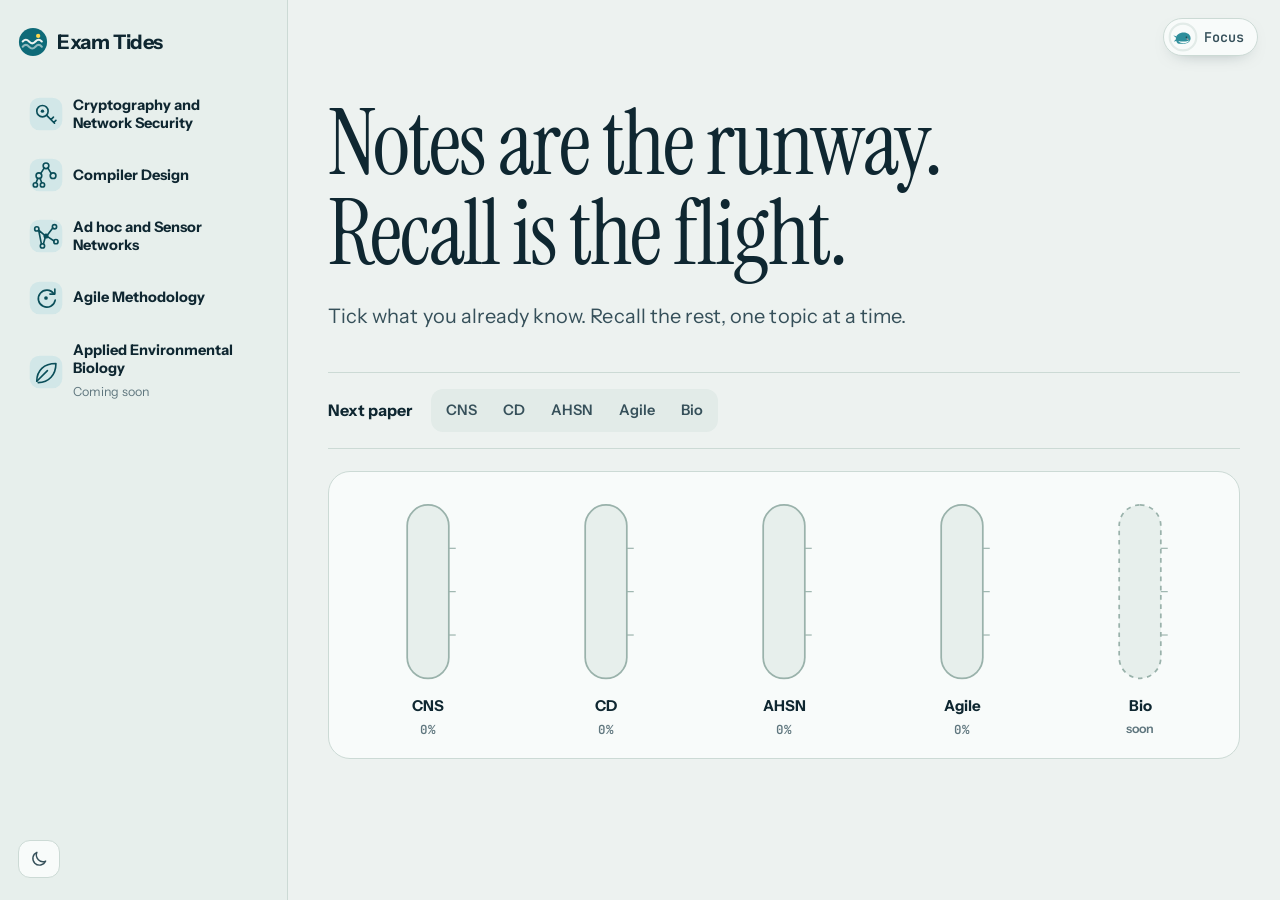
<file: exam-tides/index.html>
<!DOCTYPE html>
<html lang="en" data-theme="day">
<head>
<meta charset="utf-8">
<meta name="viewport" content="width=device-width, initial-scale=1">
<meta name="theme-color" content="#0E6A78">
<title>Exam Tides</title>
<meta name="description" content="Revision companion for JNTUH R22 CSE 4-1: Cryptography and Network Security, Compiler Design, Ad hoc and Sensor Networks, Agile Methodology.">
<link rel="icon" href="data:image/svg+xml,%3Csvg xmlns='http://www.w3.org/2000/svg' viewBox='0 0 32 32'%3E%3Ccircle cx='16' cy='16' r='15' fill='%230E6A78'/%3E%3Cpath d='M5 15.5c2.4-2.6 4.4-2.6 6.8 0s4.4 2.6 6.8 0 4.4-2.6 6.8 0M5 21c2.4-2.6 4.4-2.6 6.8 0s4.4 2.6 6.8 0 4.4-2.6 6.8 0' fill='none' stroke='white' stroke-width='2.2' stroke-linecap='round'/%3E%3C/svg%3E">
<link rel="preload" href="fonts/instrument-serif-latin-400-normal.woff2" as="font" type="font/woff2" crossorigin>
<link rel="preload" href="fonts/instrument-sans-latin-400-normal.woff2" as="font" type="font/woff2" crossorigin>
<link rel="stylesheet" href="css/app.css?v=20261124c">
</head>
<body>
<div class="shell">
  <aside class="side" id="rail" aria-label="Subjects"></aside>
  <div>
    <header class="topbar" id="topbar"></header>
    <main id="view"></main>
  </div>
</div>
<div class="toast" id="toast" role="status" aria-live="polite"></div>
<script>const DATA = {};</script>
<script src="js/data-cns.js?v=20261124c"></script>
<script src="js/data-cd.js?v=20261124c"></script>
<script src="js/data-ahsn.js?v=20261124c"></script>
<script src="js/data-agile.js?v=20261124c"></script>
<script src="js/viz-core.js?v=20261124c"></script>
<script src="js/viz-cns.js?v=20261124c"></script>
<script src="js/viz-cd.js?v=20261124c"></script>
<script src="js/viz-ahsn.js?v=20261124c"></script>
<script src="js/viz-agile.js?v=20261124c"></script>
<script src="js/app.js?v=20261124c"></script>
<script src="js/tools.js?v=20261124c"></script>
</body>
</html>
</file>
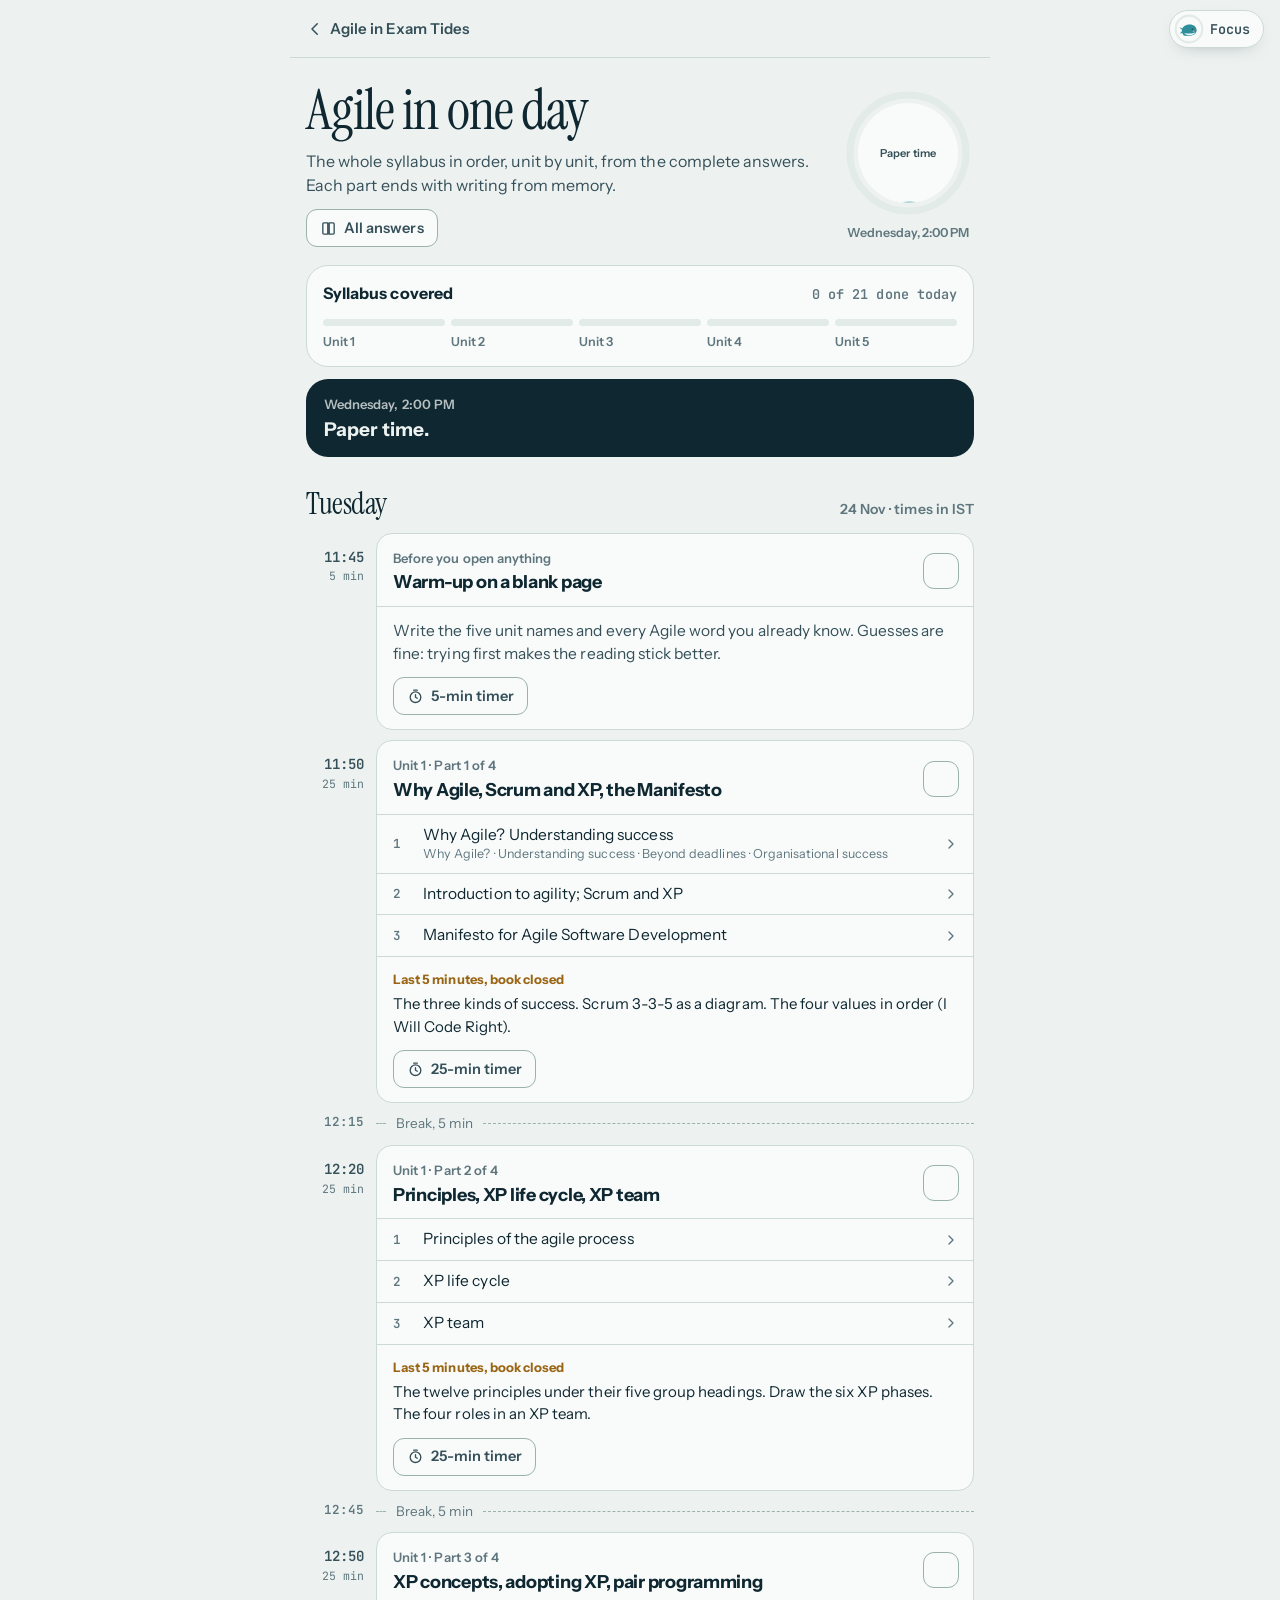
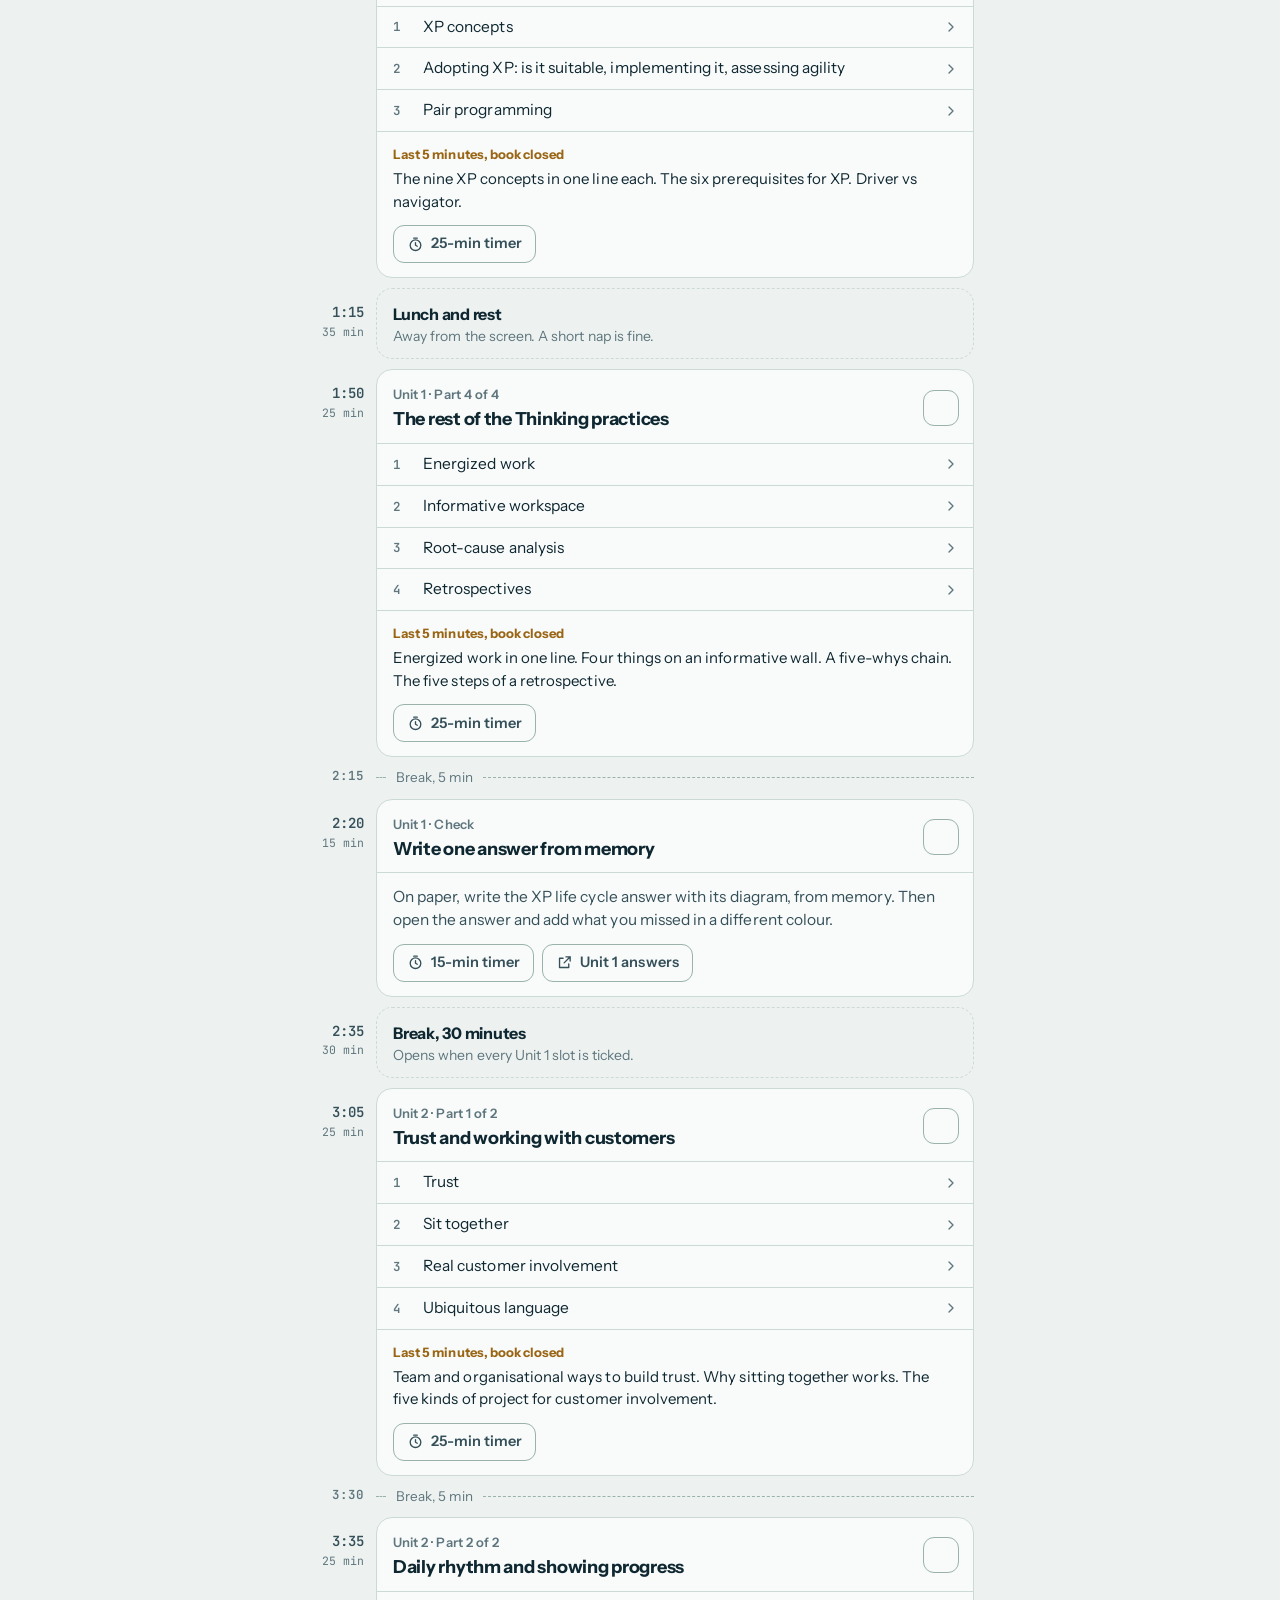
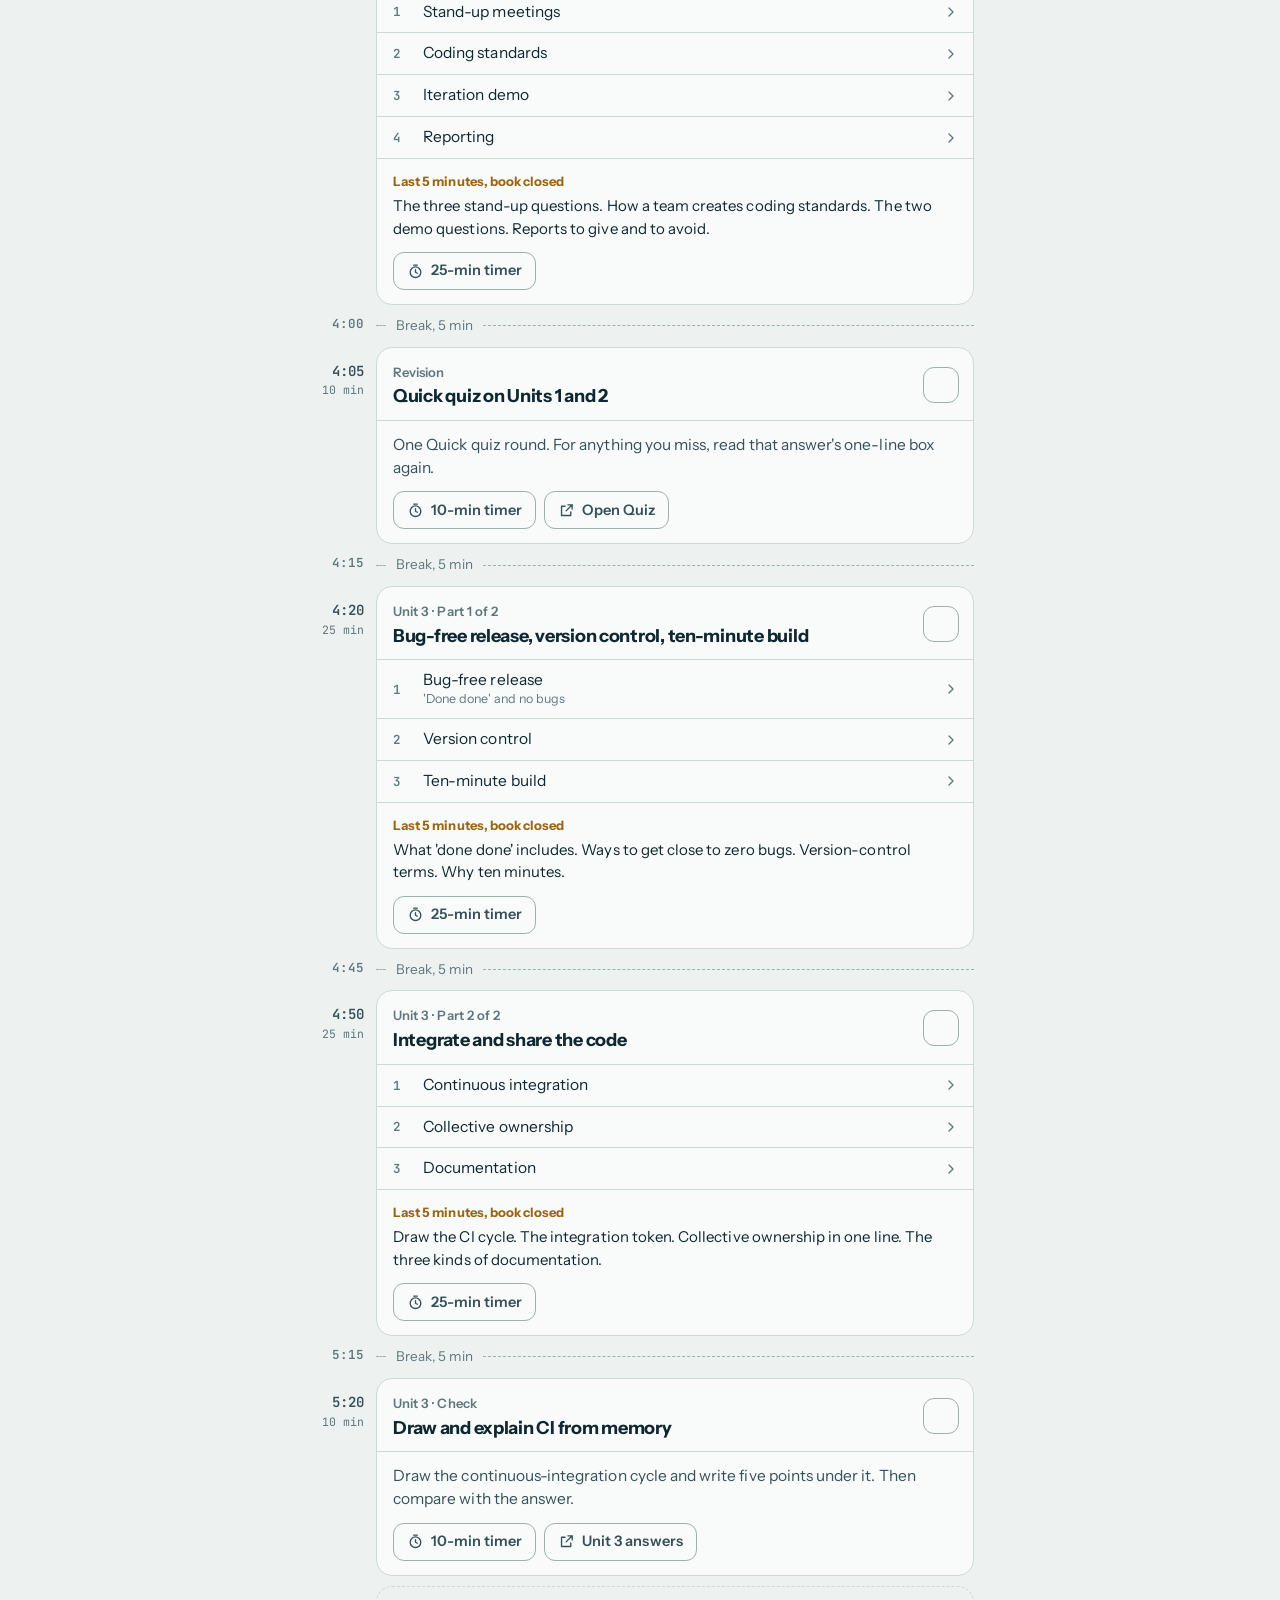
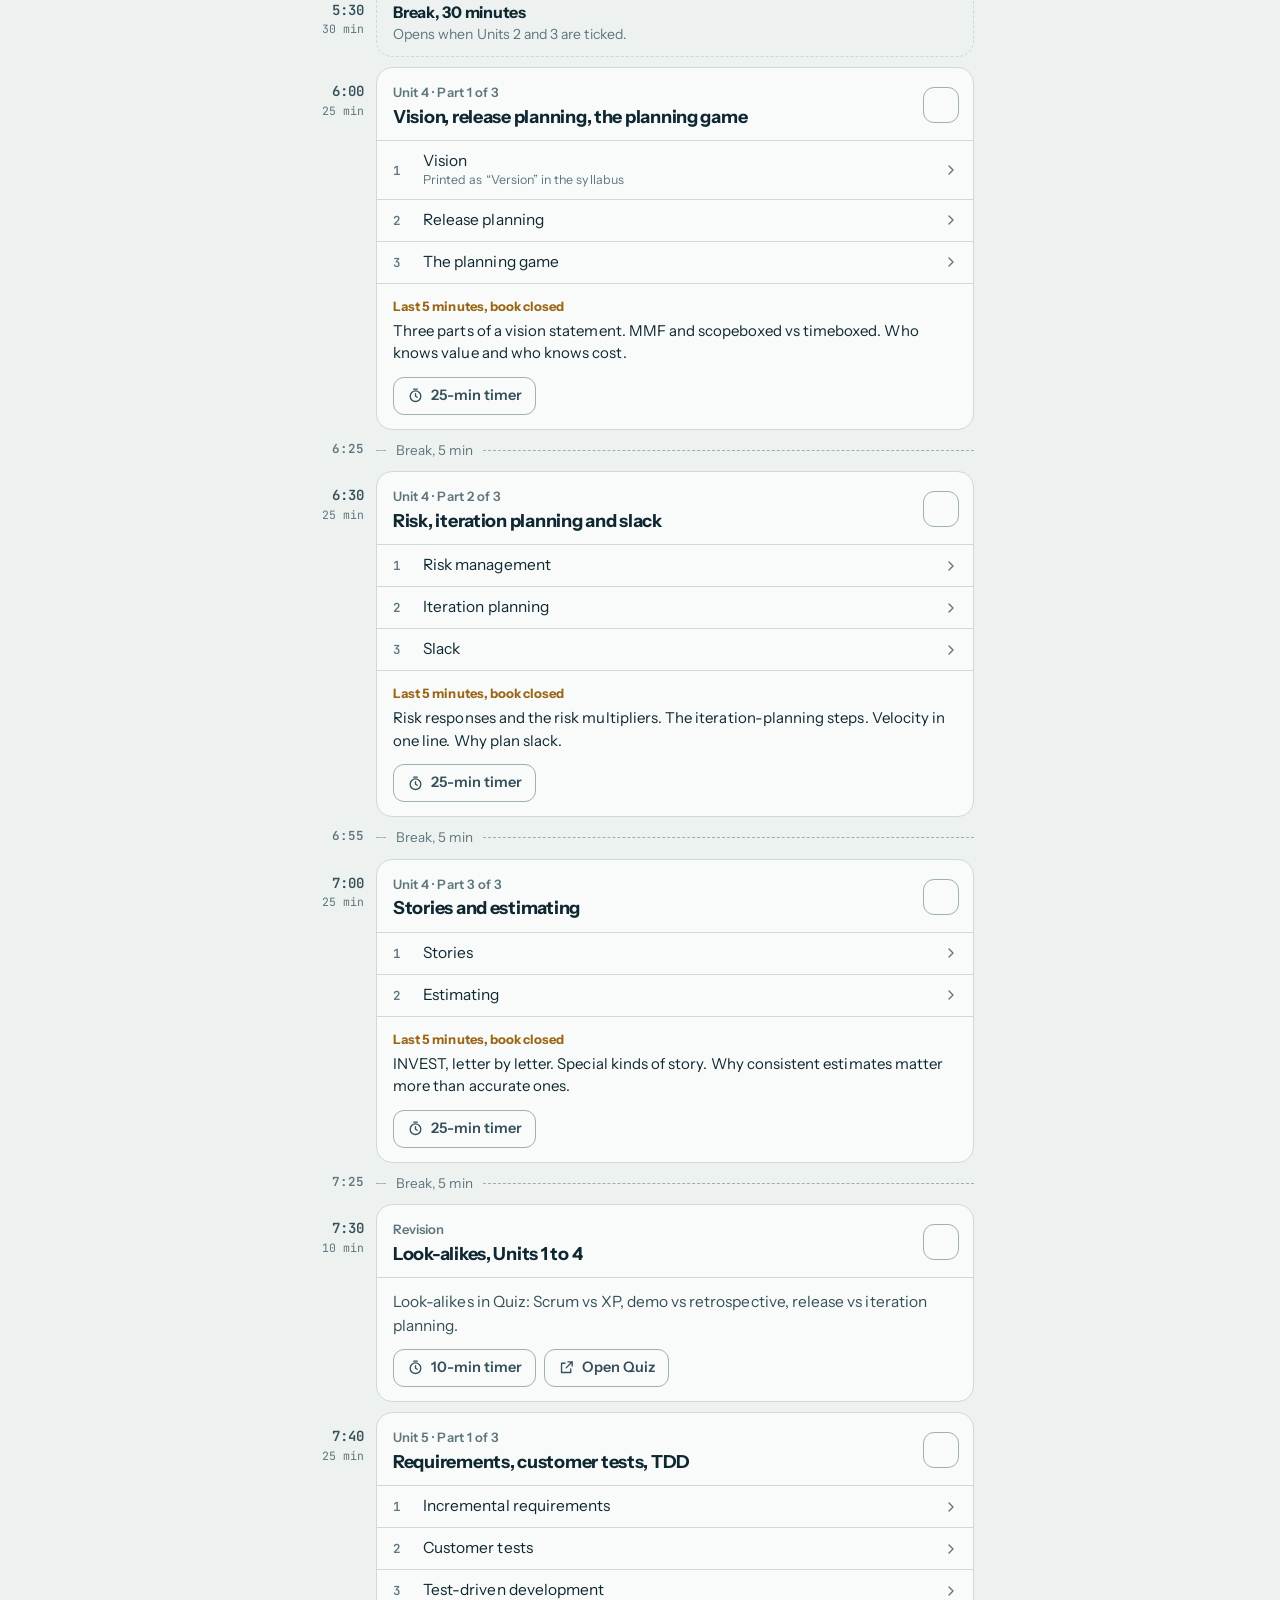
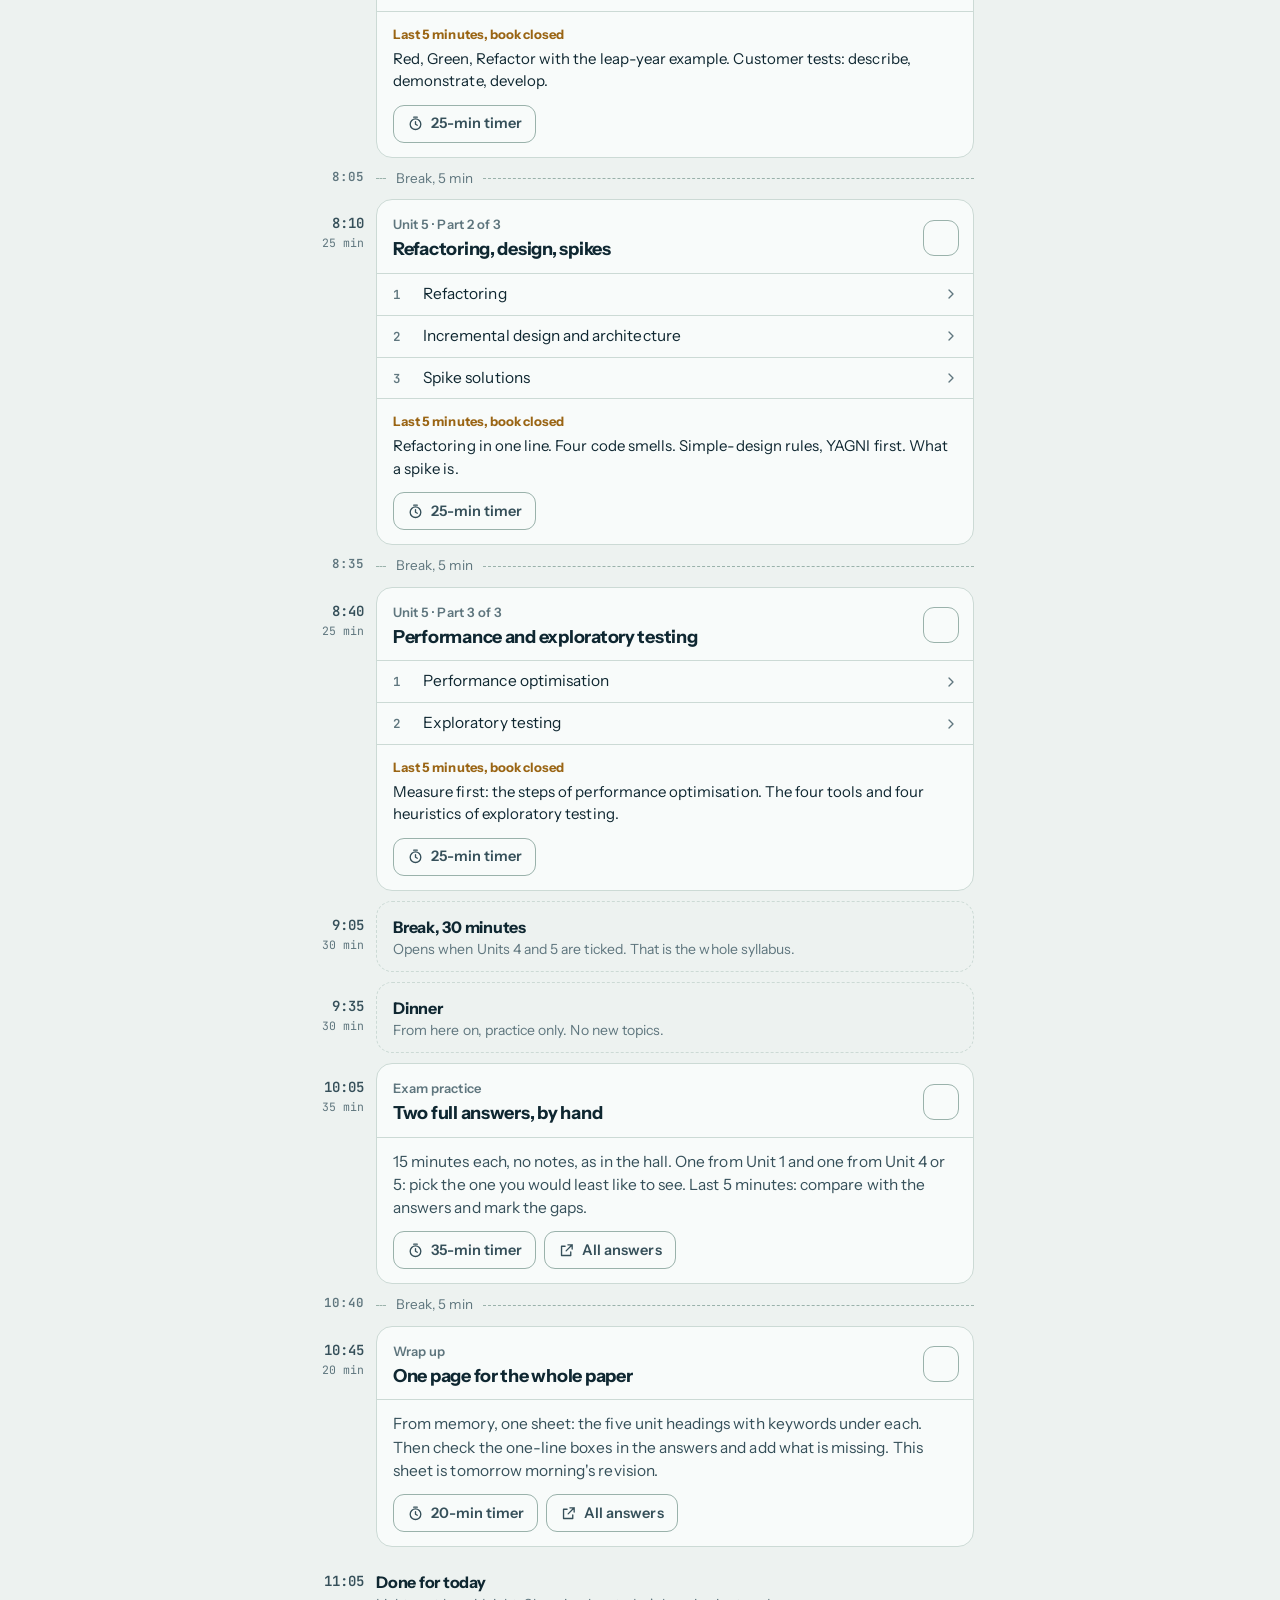
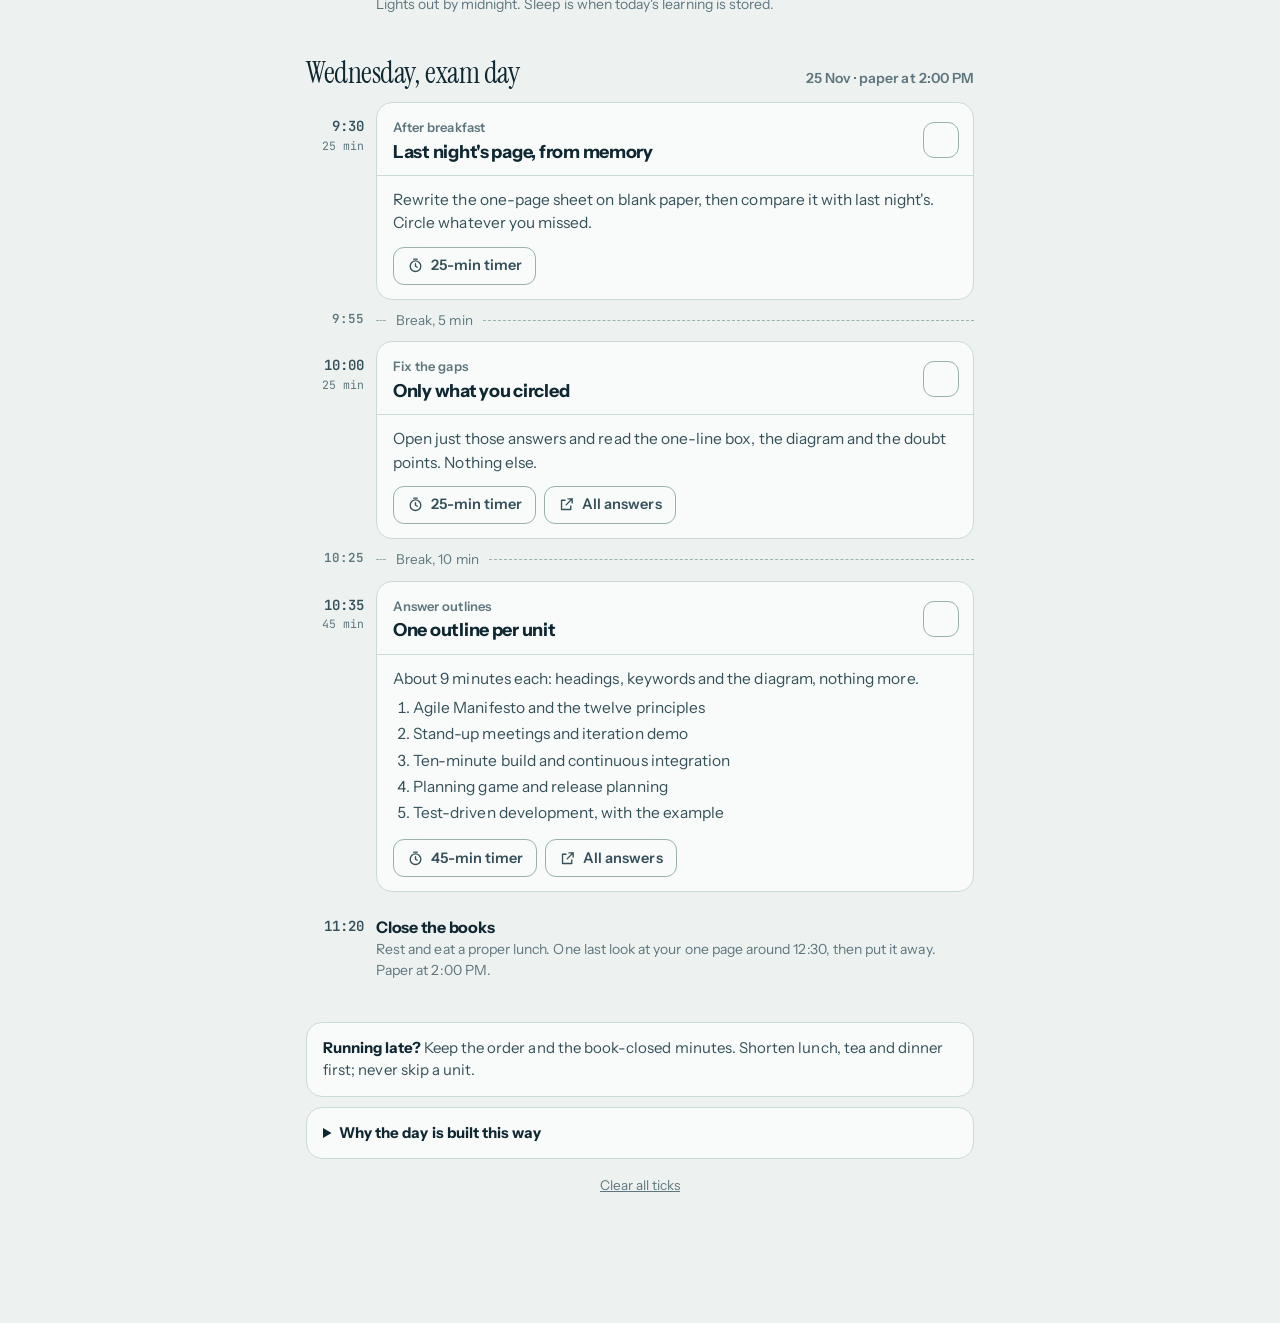
<file: exam-tides/agile-plan.html>
<!DOCTYPE html>
<html lang="en">
<head>
<meta charset="utf-8">
<meta name="viewport" content="width=device-width, initial-scale=1, viewport-fit=cover">
<title>Agile Methodology · one-day plan</title>
<meta name="theme-color" content="#EDF2F0">
<link rel="icon" href="data:image/svg+xml,%3Csvg xmlns='http://www.w3.org/2000/svg' viewBox='0 0 32 32'%3E%3Crect width='32' height='32' rx='8' fill='%230E6A78'/%3E%3Cpath d='M5 19c3-3 6-3 9 0s6 3 9 0 4-2 4-2' stroke='%23fff' stroke-width='2.4' fill='none' stroke-linecap='round'/%3E%3C/svg%3E">
<link rel="preload" href="fonts/instrument-serif-latin-400-normal.woff2" as="font" type="font/woff2" crossorigin>
<link rel="preload" href="fonts/instrument-sans-latin-400-normal.woff2" as="font" type="font/woff2" crossorigin>
<link rel="stylesheet" href="css/app.css?v=20261124c">
<style>
.pl{max-width:700px;margin:0 auto;padding:0 16px 120px}
.pl-top{position:sticky;top:0;z-index:20;display:flex;align-items:center;min-height:58px;margin:0 -16px;padding:0 130px 0 16px;background:color-mix(in srgb,var(--bg) 90%,transparent);backdrop-filter:blur(10px);-webkit-backdrop-filter:blur(10px);border-bottom:1px solid var(--line)}
.tt{right:16px!important;top:10px!important}
.pl-back{display:inline-flex;align-items:center;gap:6px;font-weight:600;font-size:15px;color:var(--ink-2);text-decoration:none}
.pl-back svg{width:18px;height:18px}

/* hero + exam clock */
.pl-hero{display:grid;grid-template-columns:1fr auto;gap:16px;align-items:center;margin:24px 0 18px}
.pl-hero h1{font:400 clamp(38px,10vw,56px)/1.02 var(--display);letter-spacing:-.02em}
.pl-hero p{margin:10px 0 0;color:var(--ink-2);font-size:16px;line-height:1.5}
.pl-clock{width:132px;display:grid;justify-items:center;gap:6px}
.pl-clock svg{width:132px;height:132px;display:block;overflow:visible}
.ck-track{fill:none;stroke:var(--surface-2);stroke-width:7}
.ck-ring{fill:none;stroke:var(--tide);stroke-width:7;stroke-linecap:round;transition:stroke-dashoffset .6s}
.ck-bowl{fill:var(--surface)}
.ck-water{fill:var(--water);opacity:.55}
.ck-water2{fill:var(--tide);opacity:.28}
.ck-num{font:700 26px var(--mono);fill:var(--ink);letter-spacing:-.02em}
.ck-unit{font:600 11px var(--font);fill:var(--ink-2)}
.ck-whale .w-body{fill:var(--tide)}
.ck-whale .w-belly{fill:var(--surface)}
.ck-whale .w-eye{fill:var(--ink)}
.ck-whale .w-shine{fill:#fff}
.ck-whale .w-cheek{fill:#F4A29E}
.ck-wave{animation:ckwave 6s linear infinite}
.ck-wave2{animation:ckwave 9s linear infinite reverse}
.ck-bob{animation:ckbob 3.2s ease-in-out infinite}
@keyframes ckwave{from{transform:translateX(0)}to{transform:translateX(-60px)}}
@keyframes ckbob{0%,100%{transform:translateY(0)}50%{transform:translateY(-2.5px)}}
@media (prefers-reduced-motion:reduce){.ck-wave,.ck-wave2,.ck-bob{animation:none}}
.pl-clock small{font-size:12.5px;font-weight:600;color:var(--muted);text-align:center;line-height:1.3}

/* progress + now */
.pl-prog{background:var(--surface);border:1px solid var(--line);border-radius:var(--r-lg);padding:15px 16px 14px;margin:0 0 12px}
.pl-prog-h{display:flex;justify-content:space-between;align-items:baseline;gap:10px}
.pl-prog-h b{font-size:16px}
.pl-prog-h span{font:600 13.5px var(--mono);color:var(--muted)}
.pl-units{display:grid;grid-template-columns:repeat(5,1fr);gap:6px;margin-top:12px}
.pl-u{display:grid;gap:6px}
.pl-u i{display:block;height:7px;border-radius:99px;background:var(--surface-2);overflow:hidden}
.pl-u i b{display:block;height:100%;width:0;background:var(--tide);border-radius:99px;transition:width .3s}
.pl-u.full i b{background:var(--good)}
.pl-u small{font-size:12.5px;color:var(--muted);font-weight:600}
.pl-u.full small{color:var(--good)}
.pl-now{background:var(--ink);color:var(--bg);border-radius:var(--r-lg);padding:15px 18px 16px;margin:0 0 8px;display:grid;gap:3px}
:root[data-theme="night"] .pl-now{background:var(--tide-soft);color:var(--ink)}
.pl-now small{font-size:13px;font-weight:600;opacity:.75}
.pl-now strong{font-size:19px;line-height:1.25}
.pl-now em{font-style:normal;font-size:14.5px;opacity:.85;line-height:1.45}
.pl-now button{justify-self:start;margin-top:9px;border:0;border-radius:11px;padding:8px 14px;font-weight:700;font-size:14.5px;background:var(--bg);color:var(--ink)}
:root[data-theme="night"] .pl-now button{background:var(--tide);color:#04171b}

/* day heading */
.pl-day{margin:30px 0 12px;display:flex;align-items:baseline;justify-content:space-between;gap:10px;flex-wrap:wrap}
.pl-day h2{font:400 30px/1.1 var(--display)}
.pl-day span{font-size:14px;color:var(--muted);font-weight:600}

/* rows */
.pl-list{display:grid;gap:10px}
.pl-row{display:grid;grid-template-columns:58px 1fr;gap:0 12px;align-items:start;scroll-margin-top:76px}
.pl-time{padding-top:16px;text-align:right;font:600 14px/1.2 var(--mono);color:var(--ink-2)}
.pl-time small{display:block;margin-top:4px;font-size:11.5px;color:var(--muted);font-weight:400}
.pl-card{background:var(--surface);border:1px solid var(--line);border-radius:16px;min-width:0;overflow:hidden;transition:border-color .2s,background .2s}
.pl-head{display:grid;grid-template-columns:1fr auto;gap:12px;align-items:center;padding:14px 14px 12px 16px}
.pl-kind{font-size:13px;font-weight:600;color:var(--muted)}
.pl-card h3{font-size:18px;margin-top:3px;line-height:1.25}
.pl-tick{width:36px;height:36px;border-radius:11px;border:1.6px solid var(--line-strong);background:var(--surface);display:grid;place-items:center;flex:none}
.pl-tick svg{width:18px;height:18px;stroke:#fff;fill:none;stroke-width:2.6;stroke-linecap:round;stroke-linejoin:round;opacity:0}

/* topic list inside a card */
.pl-topics{list-style:none;margin:0;padding:0;border-top:1px solid var(--line)}
.pl-topics li + li{border-top:1px solid var(--line)}
.pl-topics a{display:grid;grid-template-columns:22px 1fr 16px;gap:8px;align-items:center;padding:10px 14px 10px 16px;color:var(--ink);text-decoration:none;font-size:15.5px;line-height:1.35}
.pl-topics a:hover{background:var(--sunk)}
.pl-topics a:active{background:var(--surface-2)}
.pl-topics .n{font:600 12.5px var(--mono);color:var(--muted)}
.pl-topics .go{width:16px;height:16px;stroke:var(--muted);fill:none;stroke-width:2;stroke-linecap:round;stroke-linejoin:round}
.pl-topics small{display:block;font-size:12.5px;color:var(--muted)}
.pl-topics .vis .n svg{width:16px;height:16px;stroke:var(--tide);fill:none;stroke-width:1.8;stroke-linecap:round;stroke-linejoin:round;display:block}
.pl-topics .vis a > span:nth-child(2){color:var(--tide-deep);font-weight:600}
:root[data-theme="night"] .pl-topics .vis a > span:nth-child(2){color:var(--tide)}

.pl-body{padding:12px 16px 0;border-top:1px solid var(--line);font-size:15.5px;line-height:1.5;color:var(--ink-2)}
.pl-body p{margin:0}
.pl-body ol{margin:6px 0 0;padding-left:20px}
.pl-body li{margin:3px 0}
.pl-recall{margin:0;padding:12px 16px 0;border-top:1px solid var(--line)}
.pl-recall b{display:block;font-size:13px;font-weight:700;color:var(--amber);margin-bottom:3px}
.pl-recall p{margin:0;font-size:15px;line-height:1.5;color:var(--ink)}
.pl-foot{display:flex;gap:8px;flex-wrap:wrap;padding:12px 16px 14px}
.pl-btn{display:inline-flex;align-items:center;gap:7px;height:38px;padding:0 13px;border-radius:11px;border:1px solid var(--line-strong);background:var(--surface);font-weight:600;font-size:14.5px;color:var(--ink-2);text-decoration:none}
.pl-btn svg{width:17px;height:17px;stroke:currentColor;fill:none;stroke-width:1.9;stroke-linecap:round;stroke-linejoin:round}
.pl-btn.run.on{border-color:var(--tide);color:var(--tide-deep);background:var(--tide-soft)}

/* states */
.pl-row.done .pl-tick{background:var(--good);border-color:var(--good)}
.pl-row.done .pl-tick svg{opacity:1}
.pl-row.done .pl-card{background:var(--sunk)}
.pl-row.done .pl-card h3{color:var(--ink-2)}
.pl-row.done .pl-topics,.pl-row.done .pl-body,.pl-row.done .pl-recall,.pl-row.done .pl-foot{display:none}
.pl-row.now .pl-card{border-color:var(--tide);box-shadow:0 0 0 3px var(--tide-soft)}
.pl-row.now .pl-time{color:var(--tide)}

/* breaks, meals */
.pl-row.brk{margin:-2px 0}
.pl-row.brk .pl-time{padding-top:3px;font-size:12.5px;color:var(--muted)}
.pl-brk{display:flex;align-items:center;gap:10px;font-size:13.5px;color:var(--muted);padding:2px 0}
.pl-brk::before,.pl-brk::after{content:"";flex:1;border-top:1px dashed var(--line-strong)}
.pl-brk::before{flex:0 0 10px}
.pl-row.brk.now .pl-brk{color:var(--tide);font-weight:700}
.pl-row.soft .pl-card{background:transparent;border-style:dashed}
.pl-row.soft .pl-head{padding:12px 14px 12px 16px}
.pl-row.soft h3{font-size:16px}
.pl-row.soft .pl-sub{font-size:14px;color:var(--muted);margin-top:2px;line-height:1.45}
.pl-row.big.open .pl-card{border-style:solid;border-color:var(--good);background:var(--good-soft)}
.pl-row.big.open .pl-sub{color:var(--good);font-weight:600}
.pl-row.end .pl-card{background:transparent;border:0}
.pl-row.end .pl-head{padding:12px 0}

.pl-notes{margin-top:30px;display:grid;gap:10px}
.pl-note{background:var(--surface);border:1px solid var(--line);border-radius:16px;padding:14px 16px;font-size:15px;color:var(--ink-2);line-height:1.5}
.pl-note b{color:var(--ink)}
.pl-note summary{font-weight:700;color:var(--ink);cursor:pointer}
.pl-note ul{margin:10px 0 0;padding-left:18px;display:grid;gap:6px}
.pl-reset{justify-self:center;border:0;background:none;color:var(--muted);font-size:13.5px;text-decoration:underline;padding:6px}

@media(max-width:400px){
  .pl-row{grid-template-columns:48px 1fr;gap:0 8px}
  .pl-time{font-size:13px}
  .pl-clock{width:112px}.pl-clock svg{width:112px;height:112px}
  .pl-hero{gap:10px}
}
</style>
</head>
<body>
<main class="pl" id="plan"></main>
<div class="toast" id="toast" role="status" aria-live="polite"></div>
<script>
(function(){
"use strict";
try { const s = JSON.parse(localStorage.getItem("examtides.v2") || "{}"); document.documentElement.dataset.theme = s.theme || (matchMedia("(prefers-color-scheme: dark)").matches ? "night" : "day"); } catch (e) {}

const APP = "index.html#agile";
const D1 = "2026-11-24", D2 = "2026-11-25";
const START = new Date(`${D1}T11:45:00+05:30`).getTime(), PAPER = new Date(`${D2}T14:00:00+05:30`).getTime();

/* topic rows: syllabus wording, linked to the matching card ("unit.index") or visual ("v:id") in Exam Tides */
const T = (name, key, sub) => ({ name, key, sub });
const V = (name, id) => ({ name, key: "v:" + id, vis: true });
const G = (name, id, sub) => ({ name, key: "g:" + id, sub });

/* kinds: s = study part, r = revision or practice, b = short break, B = 30-minute break, m = meal, e = end of day */
const P = [
 {d:D1,s:"11:45",e:"11:50",k:"r",id:"w",kind:"Before you open anything",t:"Warm-up on a blank page",
  body:"Write the five unit names and every Agile word you already know. Guesses are fine: trying first makes the reading stick better."},

 {d:D1,s:"11:50",e:"12:15",k:"s",u:1,id:"1a",kind:"Unit 1 · Part 1 of 4",t:"Why Agile, Scrum and XP, the Manifesto",
  topics:[G("Why Agile? Understanding success","1-1","Why Agile? · Understanding success · Beyond deadlines · Organisational success"),G("Introduction to agility; Scrum and XP","1-2"),G("Manifesto for Agile Software Development","1-3")],
  recall:"The three kinds of success. Scrum 3-3-5 as a diagram. The four values in order (I Will Code Right)."},
 {d:D1,s:"12:15",e:"12:20",k:"b"},
 {d:D1,s:"12:20",e:"12:45",k:"s",u:1,id:"1b",kind:"Unit 1 · Part 2 of 4",t:"Principles, XP life cycle, XP team",
  topics:[G("Principles of the agile process","1-4"),G("XP life cycle","1-5"),G("XP team","1-6")],
  recall:"The twelve principles under their five group headings. Draw the six XP phases. The four roles in an XP team."},
 {d:D1,s:"12:45",e:"12:50",k:"b"},
 {d:D1,s:"12:50",e:"13:15",k:"s",u:1,id:"1c",kind:"Unit 1 · Part 3 of 4",t:"XP concepts, adopting XP, pair programming",
  topics:[G("XP concepts","1-7"),G("Adopting XP: is it suitable, implementing it, assessing agility","1-8"),G("Pair programming","1-9")],
  recall:"The nine XP concepts in one line each. The six prerequisites for XP. Driver vs navigator."},
 {d:D1,s:"13:15",e:"13:50",k:"m",t:"Lunch and rest",sub:"Away from the screen. A short nap is fine."},
 {d:D1,s:"13:50",e:"14:15",k:"s",u:1,id:"1d",kind:"Unit 1 · Part 4 of 4",t:"The rest of the Thinking practices",
  topics:[G("Energized work","1-10"),G("Informative workspace","1-11"),G("Root-cause analysis","1-12"),G("Retrospectives","1-13")],
  recall:"Energized work in one line. Four things on an informative wall. A five-whys chain. The five steps of a retrospective."},
 {d:D1,s:"14:15",e:"14:20",k:"b"},
 {d:D1,s:"14:20",e:"14:35",k:"r",u:1,id:"1x",kind:"Unit 1 · Check",t:"Write one answer from memory",
  body:"On paper, write the XP life cycle answer with its diagram, from memory. Then open the answer and add what you missed in a different colour.",
  link:["Unit 1 answers","guide:u1"]},
 {d:D1,s:"14:35",e:"15:05",k:"B",req:["1a","1b","1c","1d","1x"],t:"Break, 30 minutes",lock:"Opens when every Unit 1 slot is ticked."},

 {d:D1,s:"15:05",e:"15:30",k:"s",u:2,id:"2a",kind:"Unit 2 · Part 1 of 2",t:"Trust and working with customers",
  topics:[G("Trust","2-1"),G("Sit together","2-2"),G("Real customer involvement","2-3"),G("Ubiquitous language","2-4")],
  recall:"Team and organisational ways to build trust. Why sitting together works. The five kinds of project for customer involvement."},
 {d:D1,s:"15:30",e:"15:35",k:"b"},
 {d:D1,s:"15:35",e:"16:00",k:"s",u:2,id:"2b",kind:"Unit 2 · Part 2 of 2",t:"Daily rhythm and showing progress",
  topics:[G("Stand-up meetings","2-5"),G("Coding standards","2-6"),G("Iteration demo","2-7"),G("Reporting","2-8")],
  recall:"The three stand-up questions. How a team creates coding standards. The two demo questions. Reports to give and to avoid."},
 {d:D1,s:"16:00",e:"16:05",k:"b"},
 {d:D1,s:"16:05",e:"16:15",k:"r",u:2,id:"2x",kind:"Revision",t:"Quick quiz on Units 1 and 2",
  body:"One Quick quiz round. For anything you miss, read that answer's one-line box again.",
  link:["Open Quiz","app:-quiz"]},
 {d:D1,s:"16:15",e:"16:20",k:"b"},

 {d:D1,s:"16:20",e:"16:45",k:"s",u:3,id:"3a",kind:"Unit 3 · Part 1 of 2",t:"Bug-free release, version control, ten-minute build",
  topics:[G("Bug-free release","3-1","'Done done' and no bugs"),G("Version control","3-2"),G("Ten-minute build","3-3")],
  recall:"What 'done done' includes. Ways to get close to zero bugs. Version-control terms. Why ten minutes."},
 {d:D1,s:"16:45",e:"16:50",k:"b"},
 {d:D1,s:"16:50",e:"17:15",k:"s",u:3,id:"3b",kind:"Unit 3 · Part 2 of 2",t:"Integrate and share the code",
  topics:[G("Continuous integration","3-4"),G("Collective ownership","3-5"),G("Documentation","3-6")],
  recall:"Draw the CI cycle. The integration token. Collective ownership in one line. The three kinds of documentation."},
 {d:D1,s:"17:15",e:"17:20",k:"b"},
 {d:D1,s:"17:20",e:"17:30",k:"r",u:3,id:"3x",kind:"Unit 3 · Check",t:"Draw and explain CI from memory",
  body:"Draw the continuous-integration cycle and write five points under it. Then compare with the answer.",
  link:["Unit 3 answers","guide:u3"]},
 {d:D1,s:"17:30",e:"18:00",k:"B",req:["2a","2b","2x","3a","3b","3x"],t:"Break, 30 minutes",lock:"Opens when Units 2 and 3 are ticked."},

 {d:D1,s:"18:00",e:"18:25",k:"s",u:4,id:"4a",kind:"Unit 4 · Part 1 of 3",t:"Vision, release planning, the planning game",
  topics:[G("Vision","4-1","Printed as “Version” in the syllabus"),G("Release planning","4-2"),G("The planning game","4-3")],
  recall:"Three parts of a vision statement. MMF and scopeboxed vs timeboxed. Who knows value and who knows cost."},
 {d:D1,s:"18:25",e:"18:30",k:"b"},
 {d:D1,s:"18:30",e:"18:55",k:"s",u:4,id:"4b",kind:"Unit 4 · Part 2 of 3",t:"Risk, iteration planning and slack",
  topics:[G("Risk management","4-4"),G("Iteration planning","4-5"),G("Slack","4-6")],
  recall:"Risk responses and the risk multipliers. The iteration-planning steps. Velocity in one line. Why plan slack."},
 {d:D1,s:"18:55",e:"19:00",k:"b"},
 {d:D1,s:"19:00",e:"19:25",k:"s",u:4,id:"4c",kind:"Unit 4 · Part 3 of 3",t:"Stories and estimating",
  topics:[G("Stories","4-7"),G("Estimating","4-8")],
  recall:"INVEST, letter by letter. Special kinds of story. Why consistent estimates matter more than accurate ones."},
 {d:D1,s:"19:25",e:"19:30",k:"b"},
 {d:D1,s:"19:30",e:"19:40",k:"r",u:4,id:"4x",kind:"Revision",t:"Look-alikes, Units 1 to 4",
  body:"Look-alikes in Quiz: Scrum vs XP, demo vs retrospective, release vs iteration planning.",
  link:["Open Quiz","app:-quiz"]},

 {d:D1,s:"19:40",e:"20:05",k:"s",u:5,id:"5a",kind:"Unit 5 · Part 1 of 3",t:"Requirements, customer tests, TDD",
  topics:[G("Incremental requirements","5-1"),G("Customer tests","5-2"),G("Test-driven development","5-3")],
  recall:"Red, Green, Refactor with the leap-year example. Customer tests: describe, demonstrate, develop."},
 {d:D1,s:"20:05",e:"20:10",k:"b"},
 {d:D1,s:"20:10",e:"20:35",k:"s",u:5,id:"5b",kind:"Unit 5 · Part 2 of 3",t:"Refactoring, design, spikes",
  topics:[G("Refactoring","5-4"),G("Incremental design and architecture","5-5"),G("Spike solutions","5-6")],
  recall:"Refactoring in one line. Four code smells. Simple-design rules, YAGNI first. What a spike is."},
 {d:D1,s:"20:35",e:"20:40",k:"b"},
 {d:D1,s:"20:40",e:"21:05",k:"s",u:5,id:"5c",kind:"Unit 5 · Part 3 of 3",t:"Performance and exploratory testing",
  topics:[G("Performance optimisation","5-7"),G("Exploratory testing","5-8")],
  recall:"Measure first: the steps of performance optimisation. The four tools and four heuristics of exploratory testing."},
 {d:D1,s:"21:05",e:"21:35",k:"B",req:["4a","4b","4c","4x","5a","5b","5c"],t:"Break, 30 minutes",lock:"Opens when Units 4 and 5 are ticked. That is the whole syllabus."},
 {d:D1,s:"21:35",e:"22:05",k:"m",t:"Dinner",sub:"From here on, practice only. No new topics."},

 {d:D1,s:"22:05",e:"22:40",k:"r",u:9,id:"r1",kind:"Exam practice",t:"Two full answers, by hand",
  body:"15 minutes each, no notes, as in the hall. One from Unit 1 and one from Unit 4 or 5: pick the one you would least like to see. Last 5 minutes: compare with the answers and mark the gaps.",
  link:["All answers","guide:"]},
 {d:D1,s:"22:40",e:"22:45",k:"b"},
 {d:D1,s:"22:45",e:"23:05",k:"r",u:9,id:"r2",kind:"Wrap up",t:"One page for the whole paper",
  body:"From memory, one sheet: the five unit headings with keywords under each. Then check the one-line boxes in the answers and add what is missing. This sheet is tomorrow morning's revision.",
  link:["All answers","guide:"]},
 {d:D1,s:"23:05",e:"",k:"e",t:"Done for today",sub:"Lights out by midnight. Sleep is when today's learning is stored."},

 {d:D2,s:"09:30",e:"09:55",k:"r",u:9,id:"m1",kind:"After breakfast",t:"Last night's page, from memory",
  body:"Rewrite the one-page sheet on blank paper, then compare it with last night's. Circle whatever you missed."},
 {d:D2,s:"09:55",e:"10:00",k:"b"},
 {d:D2,s:"10:00",e:"10:25",k:"r",u:9,id:"m2",kind:"Fix the gaps",t:"Only what you circled",
  body:"Open just those answers and read the one-line box, the diagram and the doubt points. Nothing else.",
  link:["All answers","guide:"]},
 {d:D2,s:"10:25",e:"10:35",k:"b"},
 {d:D2,s:"10:35",e:"11:20",k:"r",u:9,id:"m3",kind:"Answer outlines",t:"One outline per unit",
  body:`About 9 minutes each: headings, keywords and the diagram, nothing more.<ol>
   <li>Agile Manifesto and the twelve principles</li><li>Stand-up meetings and iteration demo</li>
   <li>Ten-minute build and continuous integration</li><li>Planning game and release planning</li>
   <li>Test-driven development, with the example</li></ol>`,
  link:["All answers","guide:"]},
 {d:D2,s:"11:20",e:"",k:"e",t:"Close the books",sub:"Rest and eat a proper lunch. One last look at your one page around 12:30, then put it away. Paper at 2:00 PM."}
];

const STUDY = P.filter(x => x.id);
const KEY = "examtides.agileplan.v2";
let done = {};
try { done = JSON.parse(localStorage.getItem(KEY) || "{}"); } catch (e) {}
const save = () => { try { localStorage.setItem(KEY, JSON.stringify(done)); } catch (e) {} };

const mins = (a, b) => { const [h1, m1] = a.split(":").map(Number), [h2, m2] = b.split(":").map(Number); return (h2 * 60 + m2) - (h1 * 60 + m1); };
const twelve = s => { let [h, m] = s.split(":").map(Number); h = h % 12 || 12; return `${h}:${String(m).padStart(2, "0")}`; };
const ampm = s => `${twelve(s)} ${+s.split(":")[0] >= 12 ? "PM" : "AM"}`;
const ist = (d, s) => new Date(`${d}T${s}:00+05:30`).getTime();
const href = k => k.startsWith("g:") ? `agile-guide.html#g-${k.slice(2)}` : `index.html#agile:${k}`;
const linkHref = l => l.startsWith("guide:") ? `agile-guide.html${l.length > 6 ? "#" + l.slice(6) : ""}` : l.startsWith("app:") ? `${APP}${l.slice(4)}` : `${APP}${l}`;
const SV = {
  tick: '<svg viewBox="0 0 24 24"><path d="M5 12.5l4.5 4.5L19 7.5"/></svg>',
  clock: '<svg viewBox="0 0 24 24"><circle cx="12" cy="13" r="7.5"/><path d="M12 9.5V13l2.5 1.5M9.5 3h5"/></svg>',
  go: '<svg class="go" viewBox="0 0 24 24"><path d="M9 6l6 6-6 6"/></svg>',
  eye: '<svg viewBox="0 0 24 24"><path d="M2.5 12S6 5.5 12 5.5 21.5 12 21.5 12 18 18.5 12 18.5 2.5 12 2.5 12z"/><circle cx="12" cy="12" r="2.8"/></svg>',
  open: '<svg viewBox="0 0 24 24"><path d="M14 4h6v6M20 4l-8.5 8.5M18 14v5H5V6h5"/></svg>'
};
const WHALE = `<g class="ck-whale"><path class="w-body" d="M9.5 21 3 15.5c3.2-.2 6 1.4 7.6 3.8zM9.5 22.5 4 28.5c3.1.4 5.9-1 7.4-3.6z"/><path class="w-body" d="M8.5 22.5c0-8.3 7.6-13.5 17-13.5 8.6 0 15 5 15 12.5S33.9 33.5 24.5 33.5H15.5c-4 0-7-4.6-7-11z"/><path class="w-belly" d="M13.5 27.5c3 3.4 7 4.8 12 4.8 6 0 10.4-2.3 12.8-6.3-3.4 1.8-7.8 2.7-12.6 2.7-4.6 0-8.6-.4-12.2-1.2z"/><circle class="w-eye" cx="31.5" cy="19.5" r="1.7"/><circle class="w-shine" cx="32.1" cy="18.9" r=".5"/><ellipse class="w-cheek" cx="34" cy="23.6" rx="2.1" ry="1.2"/></g>`;

const unitLists = [1, 2, 3, 4, 5].map(u => STUDY.filter(x => x.u === u));
const today = STUDY.filter(x => x.d === D1);

function timeCol(x, showDur) {
  const dur = x.e ? mins(x.s, x.e) : 0;
  return `<div class="pl-time">${twelve(x.s)}${showDur && dur ? `<small>${dur} min</small>` : ""}</div>`;
}
function rowHTML(x, i) {
  const dur = x.e ? mins(x.s, x.e) : 0;
  if (x.k === "b") return `<div class="pl-row brk" data-i="${i}">${timeCol(x)}<div class="pl-brk">Break, ${dur} min</div></div>`;
  if (x.k === "B") return `<div class="pl-row soft big" data-i="${i}">${timeCol(x, 1)}<div class="pl-card"><div class="pl-head"><div><h3>${x.t}</h3><div class="pl-sub">${x.lock}</div></div></div></div></div>`;
  if (x.k === "m" || x.k === "e") return `<div class="pl-row soft ${x.k === "e" ? "end" : ""}" data-i="${i}">${timeCol(x, 1)}<div class="pl-card"><div class="pl-head"><div><h3>${x.t}</h3><div class="pl-sub">${x.sub}</div></div></div></div></div>`;
  let n = 0;
  const topics = x.topics ? `<ul class="pl-topics">${x.topics.map(t => t.vis
      ? `<li class="vis"><a href="${href(t.key)}"><span class="n">${SV.eye}</span><span>${t.name}</span>${SV.go}</a></li>`
      : `<li><a href="${href(t.key)}"><span class="n">${++n}</span><span>${t.name}${t.sub ? `<small>${t.sub}</small>` : ""}</span>${SV.go}</a></li>`).join("")}</ul>` : "";
  const body = x.body ? `<div class="pl-body"><p>${x.body}</p></div>` : "";
  const recall = x.recall ? `<div class="pl-recall"><b>Last 5 minutes, book closed</b><p>${x.recall}</p></div>` : "";
  const link = x.link ? `<a class="pl-btn" href="${linkHref(x.link[1])}">${SV.open}${x.link[0]}</a>` : "";
  return `<div class="pl-row" data-i="${i}" data-id="${x.id}">${timeCol(x, 1)}<div class="pl-card">
    <div class="pl-head"><div><div class="pl-kind">${x.kind}</div><h3>${x.t}</h3></div>
    <button class="pl-tick" type="button" data-tick="${x.id}" aria-pressed="false" aria-label="Mark done: ${x.t}">${SV.tick}</button></div>
    ${topics}${body}${recall}
    <div class="pl-foot"><button class="pl-btn run" type="button" data-run="${dur}">${SV.clock}${dur}-min timer</button>${link}</div>
  </div></div>`;
}

const root = document.getElementById("plan");
root.innerHTML = `
  <div class="pl-top"><a class="pl-back" href="${APP}"><svg viewBox="0 0 24 24" fill="none" stroke="currentColor" stroke-width="2" stroke-linecap="round" stroke-linejoin="round"><path d="M15 5l-7 7 7 7"/></svg>Agile in Exam Tides</a></div>
  <header class="pl-hero">
    <div><h1>Agile in one day</h1><p>The whole syllabus in order, unit by unit, from the complete answers. Each part ends with writing from memory.</p><a class="pl-btn" style="margin-top:12px" href="agile-guide.html"><svg viewBox="0 0 24 24"><path d="M4 5.5A1.5 1.5 0 0 1 5.5 4H11v16H5.5A1.5 1.5 0 0 1 4 18.5zM20 5.5A1.5 1.5 0 0 0 18.5 4H13v16h5.5a1.5 1.5 0 0 0 1.5-1.5z"/></svg>All answers</a></div>
    <div class="pl-clock" id="clock" role="img"></div>
  </header>
  <section class="pl-prog" aria-label="Progress">
    <div class="pl-prog-h"><b>Syllabus covered</b><span id="pcount"></span></div>
    <div class="pl-units">${[1, 2, 3, 4, 5].map(u => `<div class="pl-u" data-u="${u}"><i><b></b></i><small>Unit ${u}</small></div>`).join("")}</div>
  </section>
  <section class="pl-now" id="now" aria-live="polite"></section>
  <div class="pl-day"><h2>Tuesday</h2><span>24 Nov · times in IST</span></div>
  <div class="pl-list">${P.map((x, i) => x.d === D1 ? rowHTML(x, i) : "").join("")}</div>
  <div class="pl-day"><h2>Wednesday, exam day</h2><span>25 Nov · paper at 2:00 PM</span></div>
  <div class="pl-list">${P.map((x, i) => x.d === D2 ? rowHTML(x, i) : "").join("")}</div>
  <div class="pl-notes">
    <div class="pl-note"><b>Running late?</b> Keep the order and the book-closed minutes. Shorten lunch, tea and dinner first; never skip a unit.</div>
    <details class="pl-note"><summary>Why the day is built this way</summary><ul>
      <li><b>Blank page first.</b> Trying to answer before studying makes the later reading stick, even when the guesses are wrong.</li>
      <li><b>25-minute parts with one clear target.</b> A small, defined task is easier to start and easier to stay with.</li>
      <li><b>Book closed at the end of each part.</b> Pulling facts out of memory strengthens them far more than reading again.</li>
      <li><b>Syllabus order, unit by unit.</b> Each topic builds on the one before it. The only look-backs are the short revision slots, spaced out so earlier units do not fade.</li>
      <li><b>Full answers by hand tonight.</b> Practising in the same form as the exam makes recall in the hall easier.</li>
      <li><b>Sleep, then a light morning.</b> Memory settles overnight; exam morning is for recall, not new material.</li>
    </ul></details>
    <button class="pl-reset" type="button" data-reset>Clear all ticks</button>
  </div>`;

/* exam clock: the water level is the share of time left between the plan's start and the paper */
function drawClock() {
  const el = document.getElementById("clock"), now = Date.now();
  const left = Math.max(0, PAPER - now), frac = Math.max(0, Math.min(1, left / (PAPER - START)));
  const h = Math.floor(left / 3600000), m = Math.floor(left % 3600000 / 60000);
  const C = 2 * Math.PI * 58, R = 50, cy = 66, top = cy + R - frac * 2 * R;
  const wave = (y, amp, ph) => { let d = `M${-60 + ph} ${y}`; for (let x = -60; x <= 200; x += 30) d += ` q 7.5 ${-amp} 15 0 t 15 0`; return d + ` V 140 H -60 Z`; };
  const over = left <= 0, hw = Math.sqrt(Math.max(0, R * R - (top - cy) ** 2)), wx = Math.max(22, cy - hw + 7);
  el.setAttribute("aria-label", over ? "The paper has started" : `${h} ${h === 1 ? "hour" : "hours"} ${m} ${m === 1 ? "minute" : "minutes"} until the paper`);
  el.innerHTML = `<svg viewBox="0 0 132 132" aria-hidden="true">
    <defs><clipPath id="bowl"><circle cx="66" cy="66" r="${R}"/></clipPath></defs>
    <circle class="ck-track" cx="66" cy="66" r="58"/>
    <circle class="ck-ring" cx="66" cy="66" r="58" stroke-dasharray="${C.toFixed(2)}" stroke-dashoffset="${(C * (1 - frac)).toFixed(2)}" transform="rotate(-90 66 66)"/>
    <circle class="ck-bowl" cx="66" cy="66" r="${R}"/>
    <g clip-path="url(#bowl)">
      <path class="ck-water2 ck-wave2" d="${wave(top + 2, 3, 15)}"/>
      <path class="ck-water ck-wave" d="${wave(top, 4, 0)}"/>
      ${frac > .1 && frac < .9 ? `<g class="ck-bob"><g transform="translate(${wx.toFixed(1)} ${(top - 15).toFixed(1)}) scale(.52)">${WHALE}</g></g>` : ""}
    </g>
    ${over ? `<text class="ck-unit" x="66" y="70" text-anchor="middle">Paper time</text>`
      : `<text class="ck-num" x="72" y="68" text-anchor="middle">${h}h</text><text class="ck-unit" x="72" y="84" text-anchor="middle">${m} min</text>`}
  </svg><small>${over ? "Wednesday, 2:00 PM" : "until the paper"}</small>`;
}

function paint() {
  root.querySelectorAll(".pl-row[data-id]").forEach(r => { const on = !!done[r.dataset.id]; r.classList.toggle("done", on); r.querySelector(".pl-tick").setAttribute("aria-pressed", on); });
  const n = today.filter(x => done[x.id]).length;
  document.getElementById("pcount").textContent = `${n} of ${today.length} done today`;
  unitLists.forEach((list, k) => {
    const d = list.filter(x => done[x.id]).length, el = root.querySelector(`.pl-u[data-u="${k + 1}"]`);
    el.querySelector("b").style.width = (d / list.length * 100) + "%";
    el.classList.toggle("full", d === list.length);
  });
  P.forEach((x, i) => { if (x.k !== "B") return; const r = root.querySelector(`.pl-row[data-i="${i}"]`), open = x.req.every(id => done[id]); r.classList.toggle("open", open); r.querySelector(".pl-sub").textContent = open ? "Earned." : x.lock; });
  paintNow();
}

function paintNow() {
  const t = Date.now(), el = document.getElementById("now");
  root.querySelectorAll(".pl-row.now").forEach(r => r.classList.remove("now"));
  let cur = -1;
  const endOf = (x, i) => x.e ? ist(x.d, x.e) : (P[i + 1] && P[i + 1].d === x.d ? ist(x.d, P[i + 1].s) : (P[i + 1] ? ist(P[i + 1].d, P[i + 1].s) : PAPER));
  P.forEach((x, i) => { if (t >= ist(x.d, x.s) && t < endOf(x, i)) cur = i; });
  const nextI = P.findIndex(x => x.k !== "b" && ist(x.d, x.s) > t);
  const firstOpen = STUDY.find(x => !done[x.id]);
  const next = nextI >= 0 ? `<em>Next: ${P[nextI].t}, ${ampm(P[nextI].s)}</em>` : "";
  if (t >= PAPER) {
    el.innerHTML = `<small>Wednesday, 2:00 PM</small><strong>Paper time.</strong>`;
  } else if (cur >= 0 && P[cur].k === "e") {
    const x = P[cur], open = STUDY.filter(s => s.d === x.d && !done[s.id]).length;
    el.innerHTML = `<small>${x.d === D1 ? "Tuesday is done" : "Exam day"}</small><strong>${x.t}</strong><em>${x.sub}${open ? ` ${open} of the day's slots are not ticked yet.` : ""}</em>${next && x.d === D1 ? next : ""}`;
  } else if (cur >= 0) {
    const x = P[cur], left = Math.max(1, Math.round((ist(x.d, x.e) - t) / 60000));
    root.querySelector(`.pl-row[data-i="${cur}"]`).classList.add("now");
    const title = x.k === "b" ? `Break, ${mins(x.s, x.e)} minutes` : x.t;
    el.innerHTML = `<small>Now · until ${ampm(x.e)} · ${left} min left</small><strong>${title}</strong>${next}${x.k !== "b" ? `<button type="button" data-jump="${cur}">Go to this slot</button>` : ""}`;
  } else if (t < ist(D1, P[0].s)) {
    el.innerHTML = `<small>Starts Tuesday at 11:45 AM IST</small><strong>${P[0].t}</strong><em>${P[0].body}</em><button type="button" data-jump="0">Go to the first slot</button>`;
  } else if (firstOpen && ist(firstOpen.d, firstOpen.s) < t) {
    const i = P.indexOf(firstOpen);
    el.innerHTML = `<small>First slot not ticked yet</small><strong>${firstOpen.t}</strong><em>${firstOpen.kind}</em><button type="button" data-jump="${i}">Go to this slot</button>`;
  } else {
    el.innerHTML = `<small>${nextI >= 0 ? `Next at ${ampm(P[nextI].s)}` : "All set"}</small><strong>${nextI >= 0 ? P[nextI].t : "Every slot is ticked."}</strong>`;
  }
  drawClock();
}

root.addEventListener("click", e => {
  const tk = e.target.closest("[data-tick]");
  if (tk) { const id = tk.dataset.tick; if (done[id]) delete done[id]; else done[id] = 1; save(); return paint(); }
  const rn = e.target.closest("[data-run]");
  if (rn) { if (window.ExamTimer) { window.ExamTimer.run(+rn.dataset.run); root.querySelectorAll(".run.on").forEach(b => b.classList.remove("on")); rn.classList.add("on"); } return; }
  const j = e.target.closest("[data-jump]");
  if (j) { const r = root.querySelector(`.pl-row[data-i="${j.dataset.jump}"]`); if (r) r.scrollIntoView({ behavior: "smooth", block: "start" }); return; }
  const rs = e.target.closest("[data-reset]");
  if (rs) {
    if (!Object.keys(done).length) return;
    if (rs.dataset.armed) { done = {}; save(); paint(); delete rs.dataset.armed; rs.textContent = "Clear all ticks"; return; }
    rs.dataset.armed = "1"; rs.textContent = "Tap again to clear every tick";
    setTimeout(() => { delete rs.dataset.armed; rs.textContent = "Clear all ticks"; }, 4000);
  }
});

/* keep her place when she comes back from a topic */
const SK = "examtides.agileplan.scroll";
addEventListener("pagehide", () => { try { sessionStorage.setItem(SK, String(scrollY)); } catch (e) {} });
try { const y = +sessionStorage.getItem(SK); if (y) requestAnimationFrame(() => scrollTo(0, y)); } catch (e) {}
addEventListener("pageshow", ev => { if (ev.persisted) { try { done = JSON.parse(localStorage.getItem(KEY) || "{}"); } catch (e) {} paint(); } });

paint();
setInterval(paintNow, 30000);
})();
</script>
<script src="js/tools.js?v=20261124c"></script>
</body>
</html>
</file>
<file: exam-tides/css/app.css>
/* Self-hosted fonts (OFL): Instrument Sans, Instrument Serif, JetBrains Mono */
@font-face{font-family:"Instrument Sans";font-style:normal;font-weight:400;font-display:swap;src:url(../fonts/instrument-sans-latin-400-normal.woff2) format("woff2")}
@font-face{font-family:"Instrument Sans";font-style:normal;font-weight:500;font-display:swap;src:url(../fonts/instrument-sans-latin-500-normal.woff2) format("woff2")}
@font-face{font-family:"Instrument Sans";font-style:normal;font-weight:600;font-display:swap;src:url(../fonts/instrument-sans-latin-600-normal.woff2) format("woff2")}
@font-face{font-family:"Instrument Sans";font-style:normal;font-weight:700;font-display:swap;src:url(../fonts/instrument-sans-latin-700-normal.woff2) format("woff2")}
@font-face{font-family:"Instrument Serif";font-style:normal;font-weight:400;font-display:swap;src:url(../fonts/instrument-serif-latin-400-normal.woff2) format("woff2")}
@font-face{font-family:"JetBrains Mono";font-style:normal;font-weight:400;font-display:swap;src:url(../fonts/jetbrains-mono-latin-400-normal.woff2) format("woff2")}
@font-face{font-family:"JetBrains Mono";font-style:normal;font-weight:600;font-display:swap;src:url(../fonts/jetbrains-mono-latin-600-normal.woff2) format("woff2")}
@font-face{font-family:"JetBrains Mono";font-style:normal;font-weight:700;font-display:swap;src:url(../fonts/jetbrains-mono-latin-700-normal.woff2) format("woff2")}
/* Exam Tides — chart-room design system */
:root{
  --bg:#EDF2F0; --surface:#F8FBFA; --surface-2:#E2EBE8; --sunk:#E7EFEC;
  --ink:#0F2731; --ink-2:#36505A; --muted:#5F767E;
  --line:#CCDAD5; --line-strong:#9AB2AB;
  --tide:#0E6A78; --tide-deep:#0A4E59; --tide-soft:#D2E7E8; --water:#7FB9BF;
  --mark:#FFE066; --mark-ink:#0F2731;
  --signal:#B83E2B; --signal-soft:#F6DED7;
  --good:#2A7652; --good-soft:#D5ECDF;
  --amber:#9A6514; --amber-soft:#F5E6C6;
  --shadow:0 18px 40px -24px rgba(15,39,49,.45);
  --font:"Instrument Sans",system-ui,-apple-system,"Segoe UI",sans-serif;
  --display:"Instrument Serif",Georgia,"Times New Roman",serif;
  --mono:"JetBrains Mono",ui-monospace,"SFMono-Regular",Consolas,monospace;
  --mark-solid:#FFD84D;
  --r-lg:22px; --r-md:14px; --r-sm:9px;
  color-scheme:light;
}
:root[data-theme="night"]{
  --bg:#0A171C; --surface:#0F2228; --surface-2:#163038; --sunk:#0C1D22;
  --ink:#E2EEEA; --ink-2:#B4C8C3; --muted:#86A19F;
  --line:#21404A; --line-strong:#38636D;
  --tide:#5CC2C6; --tide-deep:#9ADFE1; --tide-soft:#143A41; --water:#2E7C84;
  --mark:rgba(233,194,74,.42); --mark-ink:#F3F6F2;
  --signal:#F08A74; --signal-soft:#3A221E;
  --good:#76D3A2; --good-soft:#163428;
  --amber:#E7B865; --amber-soft:#382C16; --mark-solid:#E9C24A;
  --shadow:0 18px 40px -24px rgba(0,0,0,.8);
  color-scheme:dark;
}
*{box-sizing:border-box}
html{-webkit-text-size-adjust:100%}
body{margin:0;background:var(--bg);color:var(--ink);font:400 17px/1.6 var(--font);min-height:100vh}
button,input,select,textarea{font:inherit;color:inherit}
button{cursor:pointer}
a{color:var(--tide)}
:focus-visible{outline:2.5px solid var(--tide);outline-offset:2px;border-radius:6px}
mark{background:linear-gradient(180deg,transparent 52%,var(--mark) 52%,var(--mark) 92%,transparent 92%);color:var(--mark-ink);padding:0 .08em;border-radius:2px}
code,pre{font-family:var(--mono)}
h1,h2,h3,h4{margin:0;line-height:1.18;letter-spacing:-.015em}
.sr{position:absolute;width:1px;height:1px;overflow:hidden;clip:rect(0 0 0 0)}
.ic{width:20px;height:20px;flex:none;stroke:currentColor;fill:none;stroke-width:1.7;stroke-linecap:round;stroke-linejoin:round}

/* ---------- shell ---------- */
.shell{display:grid;grid-template-columns:1fr;min-height:100vh}
.side{display:none}
.topbar{position:sticky;top:0;z-index:20;display:flex;align-items:center;gap:10px;padding:10px 16px;background:color-mix(in srgb,var(--bg) 88%,transparent);backdrop-filter:blur(10px);border-bottom:1px solid var(--line)}
.brand{display:flex;align-items:center;gap:9px;font-weight:800;font-size:18px;letter-spacing:-.02em;color:var(--ink);text-decoration:none;background:none;border:0;padding:4px 0}
.brand svg{width:30px;height:30px}
.top-actions{margin-left:auto;display:flex;gap:6px}
.iconbtn{display:inline-flex;align-items:center;justify-content:center;gap:6px;height:38px;min-width:38px;padding:0 10px;border-radius:12px;border:1px solid var(--line);background:var(--surface);color:var(--ink-2);font-size:14px;font-weight:600}
.iconbtn:hover{border-color:var(--line-strong)}
main{min-width:0;padding:0 16px 120px}
.page{max-width:780px;margin:0 auto}
@media (min-width:1000px){
  .shell{grid-template-columns:288px 1fr}
  .topbar{display:none}
  .side{display:flex;flex-direction:column;gap:18px;position:sticky;top:0;height:100vh;overflow:auto;padding:22px 18px;border-right:1px solid var(--line);background:var(--sunk)}
  main{padding:28px 40px 80px}
}

/* side rail */
.side .brand{font-size:20px}
.rail-sub{font-size:13px;color:var(--muted);margin-top:-12px}
.rail-list{display:flex;flex-direction:column;gap:6px}
.rail-item{display:grid;grid-template-columns:34px 1fr;gap:10px;align-items:center;width:100%;text-align:left;padding:9px 10px;border-radius:14px;border:1px solid transparent;background:none;color:var(--ink)}
.rail-item:hover{background:var(--surface)}
.rail-item.on{background:var(--surface);border-color:var(--line)}
.rail-item .em{width:34px;height:34px}
.rail-item b{display:block;font-size:14.5px;line-height:1.25}
.rail-bar{height:5px;border-radius:5px;background:var(--surface-2);margin-top:6px;overflow:hidden}
.rail-bar i{display:block;height:100%;background:var(--tide);border-radius:5px;transition:width .8s cubic-bezier(.2,.8,.2,1)}
.rail-item small{color:var(--muted);font-size:12.5px}
.rail-foot{margin-top:auto;display:flex;gap:8px;flex-wrap:wrap}

/* ---------- harbour (home) ---------- */
.board{margin:26px 0 8px;padding:20px 18px 16px;border-radius:var(--r-lg);background:var(--surface);border:1px solid var(--line);box-shadow:var(--shadow)}
.gauges{display:grid;grid-template-columns:repeat(5,1fr);gap:8px;margin-top:16px}
.gauge{display:flex;flex-direction:column;align-items:center;gap:8px;background:none;border:0;padding:6px 2px;border-radius:14px;color:var(--ink)}
.gauge:hover{background:var(--sunk)}
.gauge svg{width:100%;max-width:74px;height:auto;overflow:visible}
.g-tube{fill:var(--sunk);stroke:var(--line-strong);stroke-width:1.5}
.g-tick{stroke:var(--line-strong);stroke-width:1}
.g-ticklbl{fill:var(--muted);font:600 9px var(--mono)}
.g-water{fill:var(--water);transition:transform 1.4s cubic-bezier(.2,.8,.2,1)}
.g-wave{fill:var(--tide);opacity:.55;animation:drift 5s linear infinite}
.gauge.soon .g-tube{stroke-dasharray:4 4}
.gauge-name{font-weight:800;font-size:15px;line-height:1}
.gauge-pct{font:600 12.5px var(--mono);color:var(--muted)}
.gauge.soon .gauge-pct{font-family:var(--font)}
@keyframes drift{to{transform:translateX(-16px)}}
@media (prefers-reduced-motion:reduce){.g-wave{animation:none}.g-water,.rail-bar i{transition:none}}



@media(min-width:700px){.method{grid-template-columns:1fr 1fr}}

/* ---------- subject header ---------- */
.subhead{display:grid;grid-template-columns:52px 1fr;gap:14px;align-items:center;padding:22px 0 6px}
.subhead .em{width:52px;height:52px}
.subhead h1{font-size:clamp(24px,5vw,32px);font-weight:800}
.subhead .meta{color:var(--muted);font-size:14.5px;margin-top:2px}
.levelbar{display:flex;height:10px;border-radius:10px;overflow:hidden;background:var(--surface-2);margin:12px 0 4px}
.levelbar i{display:block;height:100%}
.levelbar .l-mids{background:var(--water)}
.levelbar .l-locked{background:var(--tide)}
.levelbar .l-shaky{background:var(--amber)}

/* mode nav */
.modes{display:flex;gap:4px;margin:16px 0 18px;padding:5px;border-radius:16px;background:var(--surface);border:1px solid var(--line);overflow-x:auto;scrollbar-width:none;position:sticky;top:10px;z-index:10}
.modes button{display:flex;align-items:center;gap:7px;flex:none;border:0;background:none;color:var(--ink-2);padding:9px 13px;border-radius:11px;font-weight:600;font-size:15px}
.modes button.on{background:var(--ink);color:var(--bg)}
:root[data-theme="night"] .modes button.on{background:var(--tide);color:#04171b}
@media (max-width:999px){
  .modes{position:fixed;left:8px;right:8px;bottom:max(8px,env(safe-area-inset-bottom));top:auto;margin:0;justify-content:space-between;box-shadow:var(--shadow);padding:4px}
  .modes button{flex:1;flex-direction:column;gap:2px;padding:7px 2px;font-size:11px;min-width:0}
  .modes button .ic{width:21px;height:21px}
}

/* ---------- generic pieces ---------- */
.panel{background:var(--surface);border:1px solid var(--line);border-radius:var(--r-lg);padding:18px}
.btn{display:inline-flex;align-items:center;justify-content:center;gap:8px;border:0;border-radius:12px;padding:11px 16px;font-weight:700;font-size:15.5px;background:var(--ink);color:var(--bg)}
:root[data-theme="night"] .btn{background:var(--tide);color:#04171b}
.btn.ghost{background:transparent;color:var(--ink);border:1.5px solid var(--line-strong)}
.btn.soft{background:var(--tide-soft);color:var(--tide-deep)}
.btn.sm{padding:7px 12px;font-size:14px;border-radius:10px}
.btn:disabled{opacity:.4;cursor:default}
.row{display:flex;gap:10px;align-items:center;flex-wrap:wrap}
.grow{flex:1}
.muted{color:var(--muted)}
.chips{display:flex;gap:6px;flex-wrap:wrap}
.chip{border:1.5px solid var(--line);background:var(--surface);border-radius:999px;padding:5px 12px;font-size:14px;font-weight:600;color:var(--ink-2)}
.chip.on{border-color:var(--tide);background:var(--tide-soft);color:var(--tide-deep)}
.empty{padding:28px 20px;text-align:center}
.empty h3{font-size:21px}
.empty p{color:var(--ink-2);max-width:44ch;margin:8px auto 16px}

/* ---------- chart (gap map) ---------- */

/* ---------- learn card ---------- */
.lcard{border-radius:var(--r-lg);background:var(--surface);border:1px solid var(--line);box-shadow:var(--shadow);overflow:hidden}
.lc-top{display:flex;gap:10px;align-items:center;padding:14px 18px 0;color:var(--muted);font-size:14px}
.lc-top .unum{width:30px;height:30px;border-radius:9px;font-size:14px}
.lc-body{padding:10px 18px 18px}
.lc-body h2{font-size:clamp(22px,4.6vw,28px);font-weight:800;margin:4px 0 10px}
.pts{margin:0;padding-left:20px}
.pts li{margin:9px 0;line-height:1.55}
.callout{display:grid;grid-template-columns:24px 1fr;gap:10px;margin-top:14px;padding:12px 14px;border-radius:var(--r-md);font-size:15.5px;line-height:1.55}
.callout b{display:block;font-size:13.5px;letter-spacing:.01em;margin-bottom:2px}
.callout.anchor{background:var(--tide-soft);color:var(--ink)} .callout.anchor .ic{color:var(--tide)}
.callout.trap{background:var(--signal-soft)} .callout.trap .ic{color:var(--signal)}
.callout.hook{background:var(--amber-soft)} .callout.hook .ic{color:var(--amber)}
.frame{margin-top:14px;border:1.5px dashed var(--line-strong);border-radius:var(--r-md);padding:12px 14px}
.frame summary{cursor:pointer;font-weight:700;font-size:15px}
.frame ol{margin:8px 0 0;padding-left:20px}
.frame li{margin:4px 0}
.vizslot{margin-top:14px}
.lc-act{display:flex;gap:10px;align-items:center;flex-wrap:wrap;padding:14px 18px;border-top:1px solid var(--line);background:var(--sunk)}
.recall{padding:30px 22px 26px;text-align:left}
.recall .cue{font-size:clamp(21px,4.4vw,26px);font-weight:700;line-height:1.35;margin:6px 0 14px}
.recall p{color:var(--ink-2);margin:0 0 18px}
.rate{display:grid;grid-template-columns:repeat(3,1fr);gap:8px;width:100%}
.rate button{border-radius:12px;border:1.5px solid var(--line);background:var(--surface);padding:10px 6px;font-weight:700;font-size:14.5px}
.rate .r0{color:var(--signal)} .rate .r1{color:var(--amber)} .rate .r2{color:var(--good)}
.rate button:hover{border-color:currentColor}
.hint{font-size:13.5px;color:var(--muted);margin:8px 0 0}
.qbar{display:flex;align-items:center;gap:10px;margin-bottom:12px;font-size:14px;color:var(--muted)}
.qbar .prog{flex:1;height:6px;border-radius:6px;background:var(--surface-2);overflow:hidden}
.qbar .prog i{display:block;height:100%;background:var(--tide)}

/* ---------- visuals gallery ---------- */
.vcard{margin-bottom:14px;border-radius:var(--r-lg);background:var(--surface);border:1px solid var(--line);overflow:hidden}
.vcard > button{display:grid;grid-template-columns:44px 1fr auto;gap:12px;align-items:center;width:100%;text-align:left;border:0;background:none;padding:14px 16px;color:var(--ink)}
.vcard > button .vi{display:grid;place-items:center;width:44px;height:44px;border-radius:13px;background:var(--tide-soft);color:var(--tide)}
.vcard > button b{display:block;font-size:16.5px;line-height:1.3}
.vcard > button span span{color:var(--muted);font-size:14px;line-height:1.4}
.vcard > button b{color:var(--ink)}
.vcard .vbody{padding:4px 16px 18px;border-top:1px solid var(--line)}
.vcard.open > button .chev{transform:rotate(180deg)}

/* ---------- mix-ups ---------- */
.mix{margin-bottom:14px;border-radius:var(--r-lg);background:var(--surface);border:1px solid var(--line);padding:16px}
.mix h3{font-size:19px;display:flex;gap:10px;align-items:center;flex-wrap:wrap}
.mix h3 .vs{font-size:13px;color:var(--muted);font-weight:600}
.mtab{width:100%;border-collapse:collapse;margin-top:12px;font-size:15px}
.mtab th,.mtab td{padding:9px 8px;border-top:1px solid var(--line);text-align:left;vertical-align:top}
.mtab thead th{border-top:0;font-size:14px}
.mtab tbody th{font-weight:600;color:var(--muted);width:22%;font-size:13.5px}
.mtab .ca{color:var(--tide-deep)} .mtab .cb{color:var(--amber)}
:root[data-theme="night"] .mtab .ca{color:var(--tide)}
.tell{margin:12px 0 0;padding:10px 12px;border-radius:var(--r-sm);background:var(--sunk);font-size:15px}
.wq{margin-top:12px}
.wq p{margin:10px 0 6px;font-size:15.5px}
.wq .row button{flex:1;min-width:120px}
.wq .ok{color:var(--good);font-weight:700;font-size:14px} .wq .no{color:var(--signal);font-weight:700;font-size:14px}

/* ---------- practice ---------- */
.opt{display:block;width:100%;text-align:left;margin:8px 0;padding:12px 14px;border-radius:12px;border:1.5px solid var(--line);background:var(--surface);font-size:16px}
.opt:hover:not(:disabled){border-color:var(--line-strong)}
.opt.pick{border-color:var(--ink)}
.opt.ok{border-color:var(--good);background:var(--good-soft)}
.opt.no{border-color:var(--signal);background:var(--signal-soft)}
.opt:disabled{cursor:default}
.why{margin-top:10px;color:var(--ink-2);font-size:15.5px}
.score{font-size:46px;font-weight:800;letter-spacing:-.03em}
@media(min-width:640px){.calib{grid-template-columns:1fr 1fr}}

/* ---------- final hour ---------- */
.sheet{list-style:none;margin:0;padding:0}
.sheet li{padding:11px 0;border-top:1px solid var(--line);font-size:16px;line-height:1.55}
.sheet li:first-child{border-top:0}

/* ---------- bio (in preparation) ---------- */
.outline{list-style:none;margin:14px 0 0;padding:0;counter-reset:u}
.outline li{counter-increment:u;padding:12px 0;border-top:1px solid var(--line)}
.outline b{display:block}
.outline b::before{content:"Unit " counter(u) ": ";color:var(--tide)}
.outline span{color:var(--ink-2);font-size:15px}

/* ---------- toast ---------- */
.toast{position:fixed;left:50%;bottom:96px;transform:translate(-50%,16px);opacity:0;pointer-events:none;background:var(--ink);color:var(--bg);padding:10px 16px;border-radius:12px;font-weight:600;font-size:15px;transition:.25s;z-index:50;max-width:90vw;text-align:center}
.toast.show{opacity:1;transform:translate(-50%,0)}
@media(min-width:1000px){.toast{bottom:28px}}

/* =========================================================
   Visual explainers
   ========================================================= */
.vz-canvas{width:100%;overflow:hidden;margin-top:10px}
svg.vx{display:block;width:100%;height:auto;font-family:var(--font)}
.vx-t{fill:var(--ink);font-size:13.5px}
.vx-b{font-weight:700}
.vx-s{font-size:12.5px}
.vx-big{font-size:20px}
.vx-mt{fill:var(--muted)}
.vx-ph{fill:var(--tide);font-weight:700;font-size:11.5px}
.vx-nl{font-weight:800;font-size:13px;fill:var(--ink)}
.vx-ah{fill:var(--ink-2)} .vx-ah-on{fill:var(--tide)} .vx-ah-bad{fill:var(--signal)} .vx-ah-good{fill:var(--good)} .vx-ah-mute{fill:var(--muted)}
.vx-actor{fill:var(--tide-soft);stroke:var(--tide);stroke-width:1.4}
.vx-actor.evil{fill:var(--signal-soft);stroke:var(--signal)}
.vx-life{stroke:var(--line-strong);stroke-dasharray:3 4}
.vx-msg{stroke:var(--ink-2);stroke-width:1.6}
.vx-msg.opt{stroke-dasharray:5 4}
.vx-msg.bad{stroke:var(--signal)}
.vx-badt{fill:var(--signal)}
.vx-selfnote{fill:var(--surface-2);stroke:var(--line-strong)}
.vx-selfnote.bad{fill:var(--signal-soft);stroke:var(--signal)}
.vx-step{transition:opacity .25s}
.vx-step.later{opacity:0}
.vx-step.past{opacity:.78}
.vx-step.now .vx-msg{stroke:var(--tide);stroke-width:2.4}
.vx-step.now .vx-msg.bad{stroke:var(--signal)}
.vx-step.now .vx-selfnote{fill:var(--mark);stroke:var(--amber)}
:root[data-theme="night"] .vx-step.now .vx-selfnote{fill:#4a3e17}
.vx-step.now text{font-weight:700}
.vx-box{fill:var(--surface-2);stroke:var(--line-strong);stroke-width:1.3}
.vx-box.on{fill:var(--tide-soft);stroke:var(--tide)}
.vx-box.hot{fill:var(--amber-soft);stroke:var(--amber)}
.vx-box.good{fill:var(--good-soft);stroke:var(--good)}
.vx-flow{stroke:var(--ink-2);stroke-width:1.6}
.vx-power{stroke:var(--amber);stroke-dasharray:5 4}
.vx-xor{fill:var(--surface);stroke:var(--ink-2);stroke-width:1.5}
.vx-edge{stroke:var(--line-strong);stroke-width:1.6}
.vx-edge.on{stroke:var(--tide);stroke-width:2.2}
.vx-edge.cut{stroke:var(--signal);stroke-dasharray:4 4;stroke-width:2.2}
.vx-edge.hide{opacity:0}
.vx-node circle{fill:var(--surface);stroke:var(--line-strong);stroke-width:1.6;transition:fill .2s,stroke .2s}
.vx-node.on circle{fill:var(--tide-soft);stroke:var(--tide)}
.vx-node.now circle{fill:var(--mark);stroke:var(--amber);stroke-width:2.4}
:root[data-theme="night"] .vx-node.now circle{fill:#4a3e17}
.vx-node.reuse circle{fill:var(--good-soft);stroke:var(--good);stroke-width:3}
.vx-node.src circle{fill:var(--tide);stroke:var(--tide-deep)}
.vx-node.src text{fill:#fff}
:root[data-theme="night"] .vx-node.src text{fill:#04171b}
.vx-node.dst circle{fill:var(--good-soft);stroke:var(--good);stroke-width:2.4}
.vx-node.lost circle{fill:var(--signal-soft);stroke:var(--signal);stroke-dasharray:3 3}
.vx-node.zone circle{fill:var(--good-soft);stroke:var(--good)}
.vx-node.periph circle{fill:var(--amber-soft);stroke:var(--amber);stroke-width:2.4}
.vx-node.relay circle{fill:var(--tide-soft);stroke:var(--tide);stroke-width:2.6}
.vx-node.dim{opacity:.35}
.vx-node.hide{opacity:0}
.vx-acc{fill:none;stroke:var(--line-strong);stroke-width:1.4}
.vx-node.now .vx-acc{stroke:var(--amber)}
.vx-arrow{stroke:var(--tide);stroke-width:2.2}
.vx-arrow.bad{stroke:var(--signal)}
.vx-arrow.good{stroke:var(--good)}
.vx-albl{font-weight:700;stroke:var(--surface);stroke-width:4px;stroke-linejoin:round}
.vx-dedge{stroke:var(--line-strong);stroke-width:1.6}
.vx-dedge.now{stroke:var(--tide);stroke-width:2.8}
.vx-clink{stroke:var(--tide);stroke-width:2}
.vx-alink{stroke:var(--signal);stroke-width:2;stroke-dasharray:6 4}
.vx-ctrlt{fill:var(--tide);font-weight:700} .vx-acct{fill:var(--signal);font-weight:700}
.vx-zone-exp{fill:var(--good-soft);stroke:var(--good);stroke-width:1.6;opacity:.9}
.vx-zone-req{fill:none;stroke:var(--tide);stroke-width:2;stroke-dasharray:7 5}
.vx-dot{fill:var(--surface);stroke:var(--line-strong);stroke-width:1.5}
.vx-dot.in{fill:var(--tide-soft);stroke:var(--tide);stroke-width:2}
.vx-dot.src{fill:var(--tide);stroke:var(--tide-deep)}
.vx-dot.dst{fill:var(--good-soft);stroke:var(--good);stroke-width:2.2}
.vx-blk rect{fill:var(--surface-2);stroke:var(--line-strong);stroke-width:1.4}
.vx-blk.opt rect{stroke-dasharray:5 4;fill:var(--surface)}
.vx-blk.now rect{fill:var(--tide-soft);stroke:var(--tide);stroke-width:2.2}
.vx-sleep{fill:var(--surface-2);stroke:var(--line)}
.vx-awake{fill:var(--tide)}
.vx-on{fill:#fff;font-weight:700}
:root[data-theme="night"] .vx-on{fill:#04171b}
.vx-fulcrum{fill:var(--ink-2)}
.vx-beam{stroke:var(--ink-2);stroke-width:3;stroke-linecap:round}
.vx-pan{fill:var(--surface-2);stroke:var(--line-strong)}
.vx-pan.heavy{fill:var(--tide-soft);stroke:var(--tide);stroke-width:1.6}
.vx-scale.now .vx-pan.heavy{fill:var(--mark);stroke:var(--amber)}
:root[data-theme="night"] .vx-scale.now .vx-pan.heavy{fill:#4a3e17}
.vx-tdd path{stroke:var(--line-strong);stroke-width:9;stroke-linecap:round}
.vx-tdd.red.now path{stroke:var(--signal)} .vx-tdd.green.now path{stroke:var(--good)} .vx-tdd.blue.now path{stroke:var(--tide)}
.vx-axis{stroke:var(--line-strong);stroke-width:1.3}
.vx-axis.dash{stroke-dasharray:4 5}
.vx-scope{stroke:var(--amber);stroke-width:2;stroke-dasharray:7 5}
.vx-burn{stroke:var(--tide);stroke-width:2.6}
.vx-burnpt{fill:var(--tide)}
.vx-card rect{fill:var(--surface);stroke:var(--tide);stroke-width:1.5}
.vx-quad{fill:var(--muted);font-weight:700}

.vz-bar{display:flex;align-items:center;gap:8px;flex-wrap:wrap;margin-top:12px}
.vz-btn{border:1.5px solid var(--line-strong);background:var(--surface);border-radius:10px;padding:7px 13px;font-weight:700;font-size:14px}
.vz-btn:disabled{opacity:.35;cursor:default}
.vz-primary{background:var(--ink);color:var(--bg);border-color:var(--ink)}
:root[data-theme="night"] .vz-primary{background:var(--tide);border-color:var(--tide);color:#04171b}
.vz-quiet{border-color:transparent;color:var(--muted);background:none}
.vz-pos{font:600 13px var(--mono);color:var(--muted);min-width:86px;text-align:center}
.vz-note{margin-top:10px;padding:12px 14px;border-radius:12px;background:var(--sunk);font-size:15.5px;line-height:1.55;min-height:48px}
.vz-ph{display:inline-block;margin-right:8px;padding:1px 8px;border-radius:6px;background:var(--tide-soft);color:var(--tide-deep);font-size:12.5px;font-weight:700}
.vz-dim{color:var(--muted);font-size:14px}
.vz-err{color:var(--signal);font-weight:600}
.vz-seg{display:inline-flex;gap:2px;padding:3px;border-radius:11px;background:var(--surface-2);margin:4px 6px 4px 0;flex-wrap:wrap}
.vz-seg button{border:0;background:none;padding:6px 11px;border-radius:8px;font-size:13.5px;font-weight:700;color:var(--ink-2)}
.vz-seg button.on{background:var(--surface);color:var(--ink);box-shadow:0 1px 0 var(--line-strong)}
.vz-row{display:flex;flex-wrap:wrap;gap:4px}
.vz-form{display:grid;gap:10px;margin:6px 0 4px}
.vz-form4{grid-template-columns:repeat(2,1fr)}
@media(min-width:560px){.vz-form4{grid-template-columns:repeat(4,1fr)}.vz-form2{grid-template-columns:1fr 1fr}}
.vz-form label{display:grid;gap:4px;font-size:13.5px;font-weight:700;color:var(--ink-2)}
.vz-form input:not([type=range]){border:1.5px solid var(--line-strong);border-radius:10px;background:var(--surface);padding:8px 10px;font:600 16px var(--mono);width:100%}
.vz-form input[type=range]{accent-color:var(--tide);width:100%}
.vz-track{display:flex;gap:6px;list-style:none;margin:10px 0 0;padding:2px 0 6px;overflow-x:auto;scrollbar-width:thin}
.vz-track li button{display:flex;align-items:center;gap:7px;white-space:nowrap;border:1.5px solid var(--line);background:var(--surface);border-radius:999px;padding:6px 12px 6px 6px;font-size:13.5px;font-weight:600;color:var(--muted)}
.vz-k{display:grid;place-items:center;width:22px;height:22px;border-radius:50%;background:var(--surface-2);font-size:12px;font-weight:800}
.vz-track li.past button{color:var(--ink-2);border-color:var(--line-strong)}
.vz-track li.now button{border-color:var(--tide);color:var(--ink);background:var(--tide-soft)}
.vz-track li.now .vz-k{background:var(--tide);color:#fff}
.vz-panel{margin-top:8px;padding:14px 16px;border-radius:14px;border:1px solid var(--line);background:var(--surface)}
.vz-panel h4{font-size:17px}
.vz-panel p{margin:6px 0 0;font-size:15.5px}
.vz-sub{color:var(--muted);font-size:14.5px}
.vz-code{margin:10px 0 0;padding:12px 14px;border-radius:10px;background:var(--sunk);font-size:14px;line-height:1.5;overflow-x:auto;white-space:pre}
.vz-nest{margin-top:8px}
.vz-two{display:grid;gap:12px;margin-top:10px}
@media(min-width:560px){.vz-two{grid-template-columns:auto 1fr;align-items:start}}
.vz-grid5{display:grid;grid-template-columns:repeat(5,44px);gap:4px}
.vz-grid5 span{display:grid;place-items:center;height:44px;border-radius:9px;background:var(--surface-2);font:700 15px var(--mono);transition:.2s}
.vz-grid5 span.pa,.vz-grid5 span.pb{background:var(--ink);color:var(--bg)}
.vz-grid5 span.oa,.vz-grid5 span.ob{box-shadow:inset 0 0 0 3px var(--amber);background:var(--mark);color:var(--mark-ink)}
.vz-pairs{display:flex;flex-wrap:wrap;gap:6px;align-content:flex-start}
.vz-chip{display:inline-flex;flex-direction:column;align-items:center;padding:4px 9px;border-radius:9px;border:1.5px solid var(--line);font:700 14px var(--mono)}
.vz-chip small{font-size:11.5px;color:var(--muted)}
.vz-chip.past{border-color:var(--line-strong)}
.vz-chip.now{border-color:var(--amber);background:var(--mark);color:var(--mark-ink)}
.vz-out{flex-basis:100%;margin:8px 0 0;font-size:14px;color:var(--muted)}
.vz-out code{color:var(--ink);font-weight:700;letter-spacing:.04em;word-break:break-all}
.vz-aes{display:grid;grid-template-columns:auto auto;gap:6px 16px;align-items:center;justify-content:start;margin-top:12px}
.vz-aes-name{grid-column:1/-1;font-weight:800;font-size:17px}
.vz-grid4{display:grid;grid-template-columns:repeat(4,40px);gap:4px}
.vz-grid4 span{display:grid;place-items:center;height:40px;border-radius:8px;background:var(--surface-2);font:700 15px var(--mono)}
.vz-grid4.st1 span{background:var(--tide-soft)}
.vz-grid4.st2 span.row1{background:var(--amber-soft)} .vz-grid4.st2 span.row2{background:var(--good-soft)} .vz-grid4.st2 span.row3{background:var(--signal-soft)}
.vz-grid4.st3 span.c1,.vz-grid4.st3 span.c3{background:var(--tide-soft)}
.vz-grid4.st4 span{background:var(--mark);color:var(--mark-ink)}
.vz-key span{background:var(--amber-soft);font-size:12px}
.vz-rsa .vz-steps{margin:10px 0 0;padding-left:22px}
.vz-steps li{margin:10px 0;line-height:1.55}
.vz-steps details{margin-top:6px;font-size:14.5px}
.vz-tbl{border-collapse:collapse;margin:8px 0;font-size:14px;font-family:var(--mono)}
.vz-tbl th,.vz-tbl td{border:1px solid var(--line);padding:5px 9px;text-align:center}
.vz-tbl th{background:var(--sunk);font-weight:700}
.vz-tbl td.hit{background:var(--mark);color:var(--mark-ink);font-weight:800}
.vz-scroll{overflow-x:auto;max-width:100%}
.vz-trace tr.later{opacity:.18}
.vz-trace tr.past{opacity:.6}
.vz-trace tr.now td{background:var(--mark);color:var(--mark-ink);font-weight:700}
.vz-trace td{text-align:left;white-space:nowrap}
.vz-mini{margin-top:6px}
.vz-mini p{margin:6px 0}
.vz-buf{display:flex;gap:4px;margin-top:12px;flex-wrap:wrap}
.vz-buf span{display:grid;place-items:center;min-width:40px;height:44px;padding:0 6px;border-radius:9px;background:var(--surface-2);font:700 16px var(--mono);position:relative}
.vz-buf span.eof{color:var(--signal);font-size:13px}
.vz-buf span.lex{background:var(--tide-soft)}
.vz-buf span.lb{box-shadow:inset 0 -4px 0 var(--tide)}
.vz-buf span.fw{box-shadow:inset 0 0 0 3px var(--amber)}
.vz-buf span.lb.fw{box-shadow:inset 0 -4px 0 var(--tide),inset 0 0 0 3px var(--amber)}
.vz-ptrs{display:flex;gap:14px;margin-top:8px;font:600 13.5px var(--mono)}
.vz-ptrs .lb{color:var(--tide)} .vz-ptrs .fw{color:var(--amber)}
.vz-tape{display:flex;gap:4px;margin-top:10px;font:700 17px var(--mono)}
.vz-tape span{display:grid;place-items:center;width:34px;height:38px;border-radius:8px;background:var(--surface-2)}
.vz-tape span.done{background:var(--tide-soft);color:var(--tide-deep)}
.vz-tape span.next{box-shadow:inset 0 0 0 2.5px var(--amber)}
.vz-df{display:grid;gap:10px;margin-top:10px}
@media(min-width:720px){.vz-df{grid-template-columns:repeat(3,1fr)}}
.vz-df section{padding:14px;border-radius:14px;border:1px solid var(--line);background:var(--surface)}
.vz-df h4{font-size:16px}
.vz-df code{display:block;margin-top:6px;font-size:13px;padding:6px 8px;border-radius:8px;background:var(--sunk);white-space:normal}
.vz-df-tags{display:flex;gap:6px;margin-top:8px}
.vz-df-tags span{padding:2px 9px;border-radius:7px;background:var(--tide-soft);color:var(--tide-deep);font-weight:700;font-size:13px}
.vz-df-tags span+span{background:var(--amber-soft);color:var(--amber)}
.vz-pkt{display:flex;margin-top:14px;border-radius:10px;overflow:hidden;border:1.5px solid var(--line-strong)}
.vz-pkt span{flex:1;display:grid;place-items:center;text-align:center;min-height:52px;padding:4px 2px;font-size:12.5px;font-weight:700;line-height:1.15;border-left:1px solid var(--line-strong);background:var(--surface)}
.vz-pkt span:first-child{border-left:0}
.vz-pkt .ip{background:var(--surface-2)} .vz-pkt .ip2{background:var(--tide-soft)} .vz-pkt .sec{background:var(--amber-soft)}
.vz-span{position:relative;display:grid;grid-template-columns:repeat(var(--n),1fr);margin-top:8px;font-size:13px}
.vz-span i{grid-column:calc(var(--a) + 1) / calc(var(--b) + 1);height:10px;border-radius:6px}
.vz-span i.auth{background:var(--tide)} .vz-span i.enc{background:var(--signal)}
.vz-span b{grid-column:1/-1;margin-top:2px;font-weight:700}
.vz-span.none b{color:var(--muted);font-weight:600}
.vz-tax{display:grid;gap:10px;margin-top:10px}
.vz-tax-root{justify-self:start;padding:8px 14px;border-radius:12px;background:var(--ink);color:var(--bg);font-weight:800}
.vz-tax-branch{margin-left:12px;padding-left:14px;border-left:2px solid var(--line-strong)}
.vz-tax-l1{font-weight:800;margin:4px 0 6px}
.vz-tax-l2{display:grid;gap:4px;margin:0 0 10px 6px;padding-left:12px;border-left:2px dashed var(--line)}
.vz-tax-l2 > span{font-size:14px;color:var(--muted);font-weight:700}
.vz-tax-l2 div{display:flex;flex-wrap:wrap;gap:6px}
.vz-tax button,.vz-xp button{border:1.5px solid var(--line-strong);background:var(--surface);border-radius:10px;padding:6px 11px;font-weight:700;font-size:14px}
.vz-tax button.on,.vz-xp button.on{background:var(--mark);border-color:var(--amber);color:var(--mark-ink)}
.vz-xp{display:grid;gap:10px;margin-top:10px}
.vz-xp section{padding:12px 14px;border-radius:14px;border:1px solid var(--line);background:var(--surface)}
.vz-xp section h4{display:inline;font-size:16px;margin-right:8px}
.vz-xp section div{display:flex;flex-wrap:wrap;gap:6px;margin-top:8px}
.vz-xp button{font-size:13.5px;font-weight:600}
.vz-335{display:grid;grid-template-columns:repeat(3,1fr);gap:8px;margin-top:10px}
.vz-335 section{padding:10px;border-radius:12px;background:var(--surface-2)}
.vz-335 h4{font-size:15px;margin-bottom:6px;color:var(--tide-deep)}
:root[data-theme="night"] .vz-335 h4{color:var(--tide)}
.vz-335 p{margin:3px 0;font-size:13.5px;line-height:1.35}
.vz-stories{display:flex;flex-wrap:wrap;gap:6px;margin-top:10px}
.vz-stories p{flex-basis:100%;margin:0}
.vz-stories span{padding:5px 10px;border-radius:9px;border:1.5px solid var(--line);font-size:14px;font-weight:600;color:var(--muted)}
.vz-stories span.in{border-color:var(--tide);background:var(--tide-soft);color:var(--tide-deep)}
.vz-stories small{font-family:var(--mono);margin-left:4px}

/* emblems */
.em{display:block}
.em-bg{fill:var(--tide-soft)}
.em-s{fill:none;stroke:var(--tide-deep);stroke-width:2.3;stroke-linecap:round;stroke-linejoin:round}
:root[data-theme="night"] .em-s{stroke:var(--tide)}
.em-f{fill:var(--tide-deep);stroke:none}
:root[data-theme="night"] .em-f{fill:var(--tide)}
.rail-item.on .em-bg{fill:var(--tide)}
.rail-item.on .em-s{stroke:var(--bg)}
.rail-item.on .em-f{fill:var(--bg)}

/* =========================================================
   v3: minimal first look
   ========================================================= */
body{font-size:17px;letter-spacing:.003em}
.levelbar{height:6px;margin:10px 0 0;max-width:420px}
.levelbar i{background:var(--tide);border-radius:6px;transition:width .6s cubic-bezier(.2,.8,.2,1)}
.subhead{padding:20px 0 4px}
.subhead .meta{font-size:15px}
.subhead .meta b{color:var(--ink);font-weight:700}
.unum{display:grid;place-items:center;width:30px;height:30px;border-radius:9px;background:var(--tide-soft);color:var(--tide-deep);font:700 14px var(--mono);flex:none}
:root[data-theme="night"] .unum{color:var(--tide)}

/* home */
.home{padding-top:8px}
.hero{padding:clamp(28px,7vh,72px) 0 10px}
.hero h1{font-family:var(--display);font-weight:400;font-size:clamp(38px,11.2vw,96px);line-height:1;letter-spacing:-.022em}
.hero h1 span{display:block;text-wrap:balance}
@media(min-width:1000px){.hero h1{font-size:clamp(64px,7vw,104px)}}
.l-short{display:none}
@media(max-width:999px){.l-full{display:none}.l-short{display:inline}}
.hero p{margin:22px 0 0;font-size:clamp(17px,2.2vw,20px);color:var(--ink-2);max-width:48ch}
.paper{display:flex;flex-wrap:wrap;align-items:center;gap:12px 18px;margin:30px 0 0;padding:16px 0;border-top:1px solid var(--line);border-bottom:1px solid var(--line)}
.paper-when{display:flex;align-items:baseline;gap:10px;flex-wrap:wrap}
.paper-when b{font-size:16px}
.paper-when span{font:600 13.5px var(--mono);color:var(--tide);background:var(--tide-soft);padding:3px 9px;border-radius:999px}
:root[data-theme="night"] .paper-when span{color:var(--tide)}
.paper-pick{display:inline-flex;gap:2px;padding:3px;border-radius:12px;background:var(--surface-2)}
.paper-pick button{border:0;background:none;padding:7px 12px;border-radius:9px;font-weight:600;font-size:14.5px;color:var(--ink-2)}
.paper-pick button.on{background:var(--surface);color:var(--ink);box-shadow:0 1px 2px rgba(15,39,49,.18)}
.btn.big{padding:13px 20px;font-size:16.5px;border-radius:14px}
.btn .ic{width:18px;height:18px}
.paper .btn.big{margin-left:auto}
@media(max-width:640px){.paper .btn.big{margin-left:0;width:100%}}
.board{margin:22px 0 0;padding:20px 14px 14px;border-radius:var(--r-lg);background:var(--surface);border:1px solid var(--line);box-shadow:none}
.gauges{margin-top:0}
.gauge.next .gauge-name{color:var(--tide)}
.gauge.next svg .g-tube{stroke:var(--tide);stroke-width:2.4}

/* modes: five tabs */
.modes{margin:14px 0 16px}
@media (max-width:999px){.modes button{font-size:11.5px}}

/* topics list */
.nextup{display:grid;grid-template-columns:1fr auto;grid-template-rows:auto auto auto;align-items:center;column-gap:12px;width:100%;text-align:left;border:0;border-radius:var(--r-lg);padding:16px 18px;background:var(--ink);color:var(--bg);margin-bottom:10px}
:root[data-theme="night"] .nextup{background:var(--tide);color:#04171b}
.nextup .ic{grid-column:2;grid-row:1/4;width:26px;height:26px}
.nu-label{font-size:13px;opacity:.7;font-weight:600}
.nu-title{font-size:clamp(19px,4vw,23px);font-weight:700;line-height:1.25;margin:2px 0}
.nu-meta{font-size:13.5px;opacity:.75}
.nextup.done{display:block;background:var(--good-soft);color:var(--ink)}
.nextup.done .nu-title{display:block}
.hintline{display:flex;align-items:center;gap:8px;margin:14px 2px 10px;font-size:14px;color:var(--muted)}
.hintline .ic{width:16px;height:16px;padding:2px;border-radius:50%;border:1.5px solid var(--line-strong)}
.tunit{margin-bottom:12px;border-radius:var(--r-lg);background:var(--surface);border:1px solid var(--line);overflow:hidden}
.tunit header,.lunit header{display:flex;align-items:center;gap:10px;padding:12px 14px}
.tunit h3,.lunit h3{flex:1;font-size:16px;font-weight:700}
.tunit small{font:600 12.5px var(--mono);color:var(--muted)}
.trow{display:flex;align-items:center;border-top:1px solid var(--line)}
.tick{flex:none;display:grid;place-items:center;width:52px;height:50px;border:0;background:none;color:transparent}
.tick .ic{width:22px;height:22px;padding:3px;border-radius:50%;box-shadow:inset 0 0 0 1.6px var(--line-strong);transition:.15s}
.trow.mids .tick .ic,.trow.locked .tick .ic{background:var(--tide);color:var(--bg);box-shadow:none}
.trow.shaky .tick .ic{box-shadow:inset 0 0 0 2px var(--amber)}
.tname{flex:1;display:flex;align-items:center;gap:8px;min-height:50px;padding:8px 12px 8px 0;border:0;background:none;text-align:left;font-size:15.5px;line-height:1.35;color:var(--ink)}
.tname span{flex:1}
.tname em{font-style:normal;font-size:12px;font-weight:700;color:var(--amber);background:var(--amber-soft);padding:1px 7px;border-radius:6px}
.tname .ic{width:17px;height:17px;color:var(--muted)}
.trow.mids .tname span,.trow.locked .tname span{color:var(--muted)}
.tname:hover span{color:var(--tide)}

/* study card */
.study-top{display:flex;align-items:center;justify-content:space-between;gap:10px;margin:4px 0 10px;font-size:14px}
.linkbtn{display:inline-flex;align-items:center;gap:4px;border:0;background:none;padding:6px 6px 6px 0;font-weight:600;color:var(--ink-2)}
.linkbtn .ic{width:18px;height:18px}
.lc-body h2{font-family:var(--display);font-weight:400;font-size:clamp(28px,5.6vw,38px);letter-spacing:-.01em;line-height:1.08;margin:6px 0 12px}
.callout b{font-size:13px}
.frame{border-style:solid;border-color:var(--line)}
.frame summary{display:flex;align-items:center;gap:8px;list-style:none}
.frame summary::-webkit-details-marker{display:none}
.frame summary span{flex:1}
.frame[open] summary .chev{transform:rotate(180deg)}
.lc-act{justify-content:flex-start}
.lc-act .rate{flex:1}
.recall{padding:34px 22px 28px}
.recall .cue{font-family:var(--display);font-weight:400;font-size:clamp(26px,5.4vw,36px);line-height:1.15;letter-spacing:-.01em}
.vt{font-size:16.5px}

/* long answers */
.lunit{margin-bottom:12px;border-radius:var(--r-lg);background:var(--surface);border:1px solid var(--line);overflow:hidden}
.lq{border-top:1px solid var(--line)}
.lq summary{display:flex;align-items:center;gap:12px;padding:13px 16px;cursor:pointer;list-style:none;font-size:15.5px;font-weight:600;line-height:1.4}
.lq summary::-webkit-details-marker{display:none}
.lq summary span{flex:1}
.lq summary .ic{width:18px;height:18px;color:var(--muted);transition:transform .2s}
.lq[open] summary .ic{transform:rotate(180deg)}
.lq[open] summary{color:var(--tide-deep)}
:root[data-theme="night"] .lq[open] summary{color:var(--tide)}
.lq ol{margin:0;padding:2px 18px 16px 42px;counter-reset:none}
.lq li{margin:6px 0;font-size:15.5px;line-height:1.5}
.lq li::marker{color:var(--tide);font-weight:700}

/* visuals */
.vcard > button .vi{width:40px;height:40px;border-radius:12px}
.vcard > button{grid-template-columns:40px 1fr auto}
.vcard .chev{transition:transform .2s;color:var(--muted)}
.vbody .vz-sub{margin:12px 0 0}

/* quiz */
.seg2{display:flex;gap:2px;padding:3px;border-radius:12px;background:var(--surface-2);margin-bottom:14px;width:max-content;max-width:100%}
.seg2 button{border:0;background:none;padding:8px 14px;border-radius:9px;font-weight:600;font-size:14.5px;color:var(--ink-2)}
.seg2 button.on{background:var(--surface);color:var(--ink);box-shadow:0 1px 2px rgba(15,39,49,.18)}
.qq{font-size:20px;line-height:1.35;margin:4px 0 6px;font-weight:700}
.qnext{display:flex;justify-content:flex-end;margin-top:12px}
.result .score{font-family:var(--display);font-size:72px;font-weight:400;line-height:1}
.result .score span{font-size:32px;color:var(--muted)}
.misslist{list-style:none;margin:12px 0 18px;padding:0}
.misslist li{padding:10px 0;border-top:1px solid var(--line);font-size:15px}
.misslist b{display:block;font-weight:600}
.misslist span{color:var(--good)}
.mix h3{display:block;font-size:18px}
.tell{margin-top:12px}
.wqi{padding:10px 0;border-top:1px solid var(--line)}
.wqi p{margin:0 0 8px;font-size:15.5px}
.wqb{display:flex;gap:8px}
.wqb button{flex:1;border:1.5px solid var(--line-strong);background:var(--surface);border-radius:10px;padding:8px 10px;font-weight:600;font-size:14.5px}
.wqb button.ok{border-color:var(--good);background:var(--good-soft);color:var(--good)}
.wqb button.no{border-color:var(--signal);background:var(--signal-soft);color:var(--signal)}
.wqb button:disabled{cursor:default}

/* final hour */
.fsec{margin-bottom:14px;padding:16px 18px;border-radius:var(--r-lg);background:var(--surface);border:1px solid var(--line)}
.fsec.warn{border-color:var(--amber);background:var(--amber-soft)}
.fsec h3{display:flex;align-items:center;gap:9px;font-size:17px;margin-bottom:8px}
.fsec h3 .ic{color:var(--tide)}
.fsec.warn h3 .ic{color:var(--amber)}
.fchips{display:flex;flex-wrap:wrap;gap:8px}
.fchips button{display:inline-flex;align-items:center;gap:4px;border:1.5px solid var(--line-strong);background:var(--surface);border-radius:11px;padding:8px 8px 8px 12px;font-weight:600;font-size:14.5px;text-align:left}
.fchips button .ic{width:16px;height:16px;color:var(--muted)}
.fchips button:hover{border-color:var(--tide)}
.sheet li{font-size:15.5px}

/* bio outline */
.outline{list-style:none;margin:18px 0 0;padding:0;counter-reset:u}
.outline li{counter-increment:u;padding:14px 0;border-top:1px solid var(--line)}
.outline b{display:block;font-size:16px}
.outline b::before{content:"Unit " counter(u) "  ";color:var(--tide);font-family:var(--mono);font-size:13px}
.outline span{color:var(--ink-2);font-size:15px}

/* rail */
.rail-list{margin-top:6px}
.rail-item small{font-size:12.5px}

/* =========================================================
   Focus timer (the whale)
   ========================================================= */
.tt{position:fixed;top:10px;right:62px;z-index:30;
  --w-body:#2E8E9B;--w-belly:#F3FBFA;--w-cheek:#F4A29E;--w-eye:#0F2731;--w-spout:#7FCFD5;
  --sea-a:#CBE6E8;--sea-b:#EAF5F4}
:root[data-theme="night"] .tt{--w-body:#4FB3BD;--w-belly:#E8F6F4;--w-eye:#0A171C;--sea-a:#123C44;--sea-b:#0F262C}
.tt.is-break{--w-body:#4E9E7A}
@media(min-width:1000px){.tt{top:18px;right:22px}}
.tt-pill{display:flex;align-items:center;gap:6px;height:38px;padding:0 13px 0 4px;border-radius:999px;border:1px solid var(--line);background:var(--surface);color:var(--ink-2);box-shadow:0 6px 18px -12px rgba(15,39,49,.5);transition:border-color .2s}
.tt-pill:hover{border-color:var(--line-strong)}
.tt-pill.on{border-color:var(--tide);color:var(--tide-deep)}
:root[data-theme="night"] .tt-pill.on{color:var(--tide)}
.tt-pill.paused .tt-label{color:var(--amber)}
.tt-ring{position:relative;display:grid;place-items:center;width:30px;height:30px}
.tt-ringsvg{position:absolute;inset:0;width:30px;height:30px;transform:rotate(-90deg)}
.tt [hidden]{display:none!important}
.tt-track{fill:none;stroke:var(--surface-2);stroke-width:2.6}
.tt-prog{fill:none;stroke:var(--w-body);stroke-width:2.6;stroke-linecap:round;stroke-dasharray:0 100;transition:stroke-dasharray .25s linear}
.tt-label{font:600 13.5px var(--mono);font-variant-numeric:tabular-nums;min-width:38px;text-align:left}
.whale{display:block;overflow:visible}
.whale.mini{width:22px;height:19px;margin-top:1px}
.w-body{fill:var(--w-body)}
.w-belly{fill:var(--w-belly)}
.w-eye{fill:var(--w-eye)}
.w-shine{fill:#fff}
.w-cheek{fill:var(--w-cheek);opacity:.85}
.w-spout{fill:none;stroke:var(--w-spout);stroke-width:2;stroke-linecap:round;opacity:0;transform-origin:26px 10px}
.tt.splash .w-spout{animation:spout .9s ease-out 3}
.tt.splash .whale.mini{animation:hop .45s ease-out 2}
@keyframes spout{0%{opacity:0;transform:scaleY(.2)}35%{opacity:1;transform:scaleY(1)}100%{opacity:0;transform:translateY(-3px) scaleY(1.1)}}
@keyframes hop{50%{transform:translateY(-3px)}}
.tt-panel{position:absolute;top:46px;right:0;width:min(312px,calc(100vw - 24px));border-radius:26px;background:var(--surface);border:1px solid var(--line);box-shadow:0 24px 60px -28px rgba(15,39,49,.55);overflow:hidden;transform-origin:top right;animation:pop .18s ease-out}
@media(max-width:999px){.tt-panel{right:-50px}}
@keyframes pop{from{opacity:0;transform:scale(.96) translateY(-4px)}}
.tt-sea{position:relative;height:96px;background:linear-gradient(180deg,var(--sea-a),var(--sea-b));display:grid;place-items:center}
.whale.big{width:76px;height:64px;margin-top:6px}
.tt.running .whale.big{animation:bob 2.6s ease-in-out infinite}
@keyframes bob{50%{transform:translateY(-4px) rotate(-2deg)}}
.tt-waves{position:absolute;left:0;right:0;bottom:-1px;width:100%;height:18px}
.tt-waves path{fill:var(--surface)}
.tt-tabs{display:flex;gap:2px;margin:8px auto 0;padding:3px;border-radius:12px;background:var(--surface-2);width:max-content}
.tt-tabs button{border:0;background:none;padding:6px 14px;border-radius:9px;font-weight:600;font-size:13.5px;color:var(--ink-2)}
.tt-tabs button.on{background:var(--surface);color:var(--ink);box-shadow:0 1px 2px rgba(15,39,49,.18)}
.tt-phase{margin-top:12px;text-align:center;font-size:13.5px;color:var(--muted);font-weight:600}
.tt-time{text-align:center;font-family:var(--display);font-size:62px;line-height:1.05;font-variant-numeric:tabular-nums;letter-spacing:-.01em}
.tt-bar{height:7px;margin:6px 26px 0;border-radius:7px;background:var(--surface-2);overflow:hidden}
.tt-bar i{display:block;height:100%;width:0;background:var(--w-body);border-radius:7px;transition:width .25s linear}
.tt-presets{display:flex;align-items:center;justify-content:center;gap:5px;margin:12px 14px 0;flex-wrap:wrap}
.tt-presets button{width:36px;height:30px;border-radius:999px;border:1.5px solid var(--line);background:var(--surface);font:600 13px var(--mono)}
.tt-presets button.on{border-color:var(--w-body);background:var(--tide-soft);color:var(--tide-deep)}
.tt-presets span{font-size:12.5px;color:var(--muted);margin-left:2px}
.tt-actions{display:flex;justify-content:center;gap:8px;margin:14px 16px 0}
.tt-main{min-width:104px;border:0;border-radius:999px;padding:10px 20px;background:var(--w-body);color:#fff;font-weight:700;font-size:15px}
:root[data-theme="night"] .tt-main{color:#04171b}
.tt-ghost{border:1.5px solid var(--line-strong);background:none;border-radius:999px;padding:9px 14px;font-weight:600;font-size:14px;color:var(--ink-2)}
.tt-foot{display:flex;align-items:center;justify-content:space-between;margin:14px 16px 14px;min-height:28px}
.tt-dots{display:flex;gap:6px}
.tt-dots i{width:9px;height:9px;border-radius:50%;box-shadow:inset 0 0 0 1.6px var(--line-strong)}
.tt-dots i.f{background:var(--w-body);box-shadow:none}
.tt-chime{display:inline-flex;align-items:center;gap:5px;border:0;background:none;color:var(--muted);font-size:12.5px;font-weight:600;padding:4px}
.tt-chime .ic{width:16px;height:16px}
@media (prefers-reduced-motion:reduce){.tt.running .whale.big,.tt.splash .w-spout,.tt.splash .whale.mini,.tt-panel{animation:none}.tt.splash .w-spout{opacity:1}}
@media(min-width:1000px) and (max-width:1279px){main{padding-top:68px}}

/* v4 audit fixes: never let wide content stretch the page */
.shell > div{min-width:0}
.page,#modebody,.vcard,.vbody,.lcard,.panel,.fsec{min-width:0;max-width:100%}
html,body{overflow-x:clip}

/* v4: step controls */
.vz-bar{display:grid;grid-template-columns:auto 1fr auto;align-items:center;gap:10px;margin-top:12px;padding:6px;border-radius:14px;background:var(--sunk)}
.vz-bar[hidden]{display:none}
.vz-btn{display:inline-flex;align-items:center;justify-content:center;gap:4px;height:40px;padding:0 14px;border-radius:11px;border:1.5px solid var(--line-strong);background:var(--surface);font-weight:700;font-size:14.5px;color:var(--ink)}
.vz-btn .ic{width:17px;height:17px}
.vz-btn:first-child{padding-left:9px}
.vz-primary{padding:0 12px 0 16px;min-width:96px}
.vz-primary.vz-again{padding:0 14px 0 10px;background:var(--surface);color:var(--ink);border-color:var(--line-strong)}
.vz-pos{min-width:0;text-align:center;font:600 13.5px var(--mono);color:var(--muted)}
.vz-bar:focus-visible{outline:2.5px solid var(--tide)}

/* flow steps: labelled pills on wide screens, numbered dots on phones */
.vz-track{flex-wrap:wrap;overflow:visible;padding:2px 0 0;gap:6px}
.vz-panel h4{display:flex;align-items:center;gap:10px}
.vz-panel h4 .vz-k{flex:none;width:26px;height:26px;background:var(--tide);color:#fff;font-size:13px}
:root[data-theme="night"] .vz-panel h4 .vz-k{color:#04171b}
@media(max-width:640px){
  .vz-track{gap:6px}
  .vz-track li button{padding:0;border-radius:50%;width:34px;height:34px;justify-content:center}
  .vz-track .vz-tl{display:none}
  .vz-track .vz-k{width:100%;height:100%;background:none}
  .vz-track li.now .vz-k{background:var(--tide)}
  .vz-track li.past button{background:var(--tide-soft);color:var(--tide-deep)}
}
@media(min-width:641px){.vz-track{flex-wrap:nowrap;overflow-x:auto;padding-bottom:6px}}

/* tables and code: phone sizing, scroll cue where scrolling is unavoidable */
.vz-scroll{background:linear-gradient(90deg,var(--surface) 30%,transparent) left/24px 100% no-repeat local,linear-gradient(270deg,var(--surface) 30%,transparent) right/24px 100% no-repeat local,radial-gradient(farthest-side at 0 50%,rgba(15,39,49,.18),transparent) left/10px 100% no-repeat scroll,radial-gradient(farthest-side at 100% 50%,rgba(15,39,49,.18),transparent) right/10px 100% no-repeat scroll;-webkit-overflow-scrolling:touch;overscroll-behavior-x:contain}
@media(max-width:640px){
  .vz-tbl{font-size:12.5px}
  .vz-tbl th,.vz-tbl td{padding:4px 6px}
  .vz-code{font-size:12.5px;padding:10px 12px}
  .vz-aes{grid-template-columns:auto;justify-content:start}
  .vz-grid4{grid-template-columns:repeat(4,38px)}
  .vz-grid4 span{height:38px}
  .vz-grid5{grid-template-columns:repeat(5,40px)}
  .vz-grid5 span{height:40px}
}
.vz-335{grid-template-columns:repeat(3,minmax(0,1fr))}
.vz-335 p{overflow-wrap:anywhere}

/* sheet (visual on top of the current page) */
.noscroll,.noscroll body{overflow:hidden}
.sheet-wrap{position:fixed;inset:0;z-index:60}
.sheet-back{position:absolute;inset:0;background:rgba(6,20,26,.46);animation:fade .18s ease-out}
.sheetbox{position:absolute;left:0;right:0;bottom:0;max-height:92dvh;overflow:auto;overscroll-behavior:contain;background:var(--surface);border-radius:22px 22px 0 0;padding:0 16px 24px;animation:rise .22s cubic-bezier(.2,.8,.2,1)}
.sheet-h{position:sticky;top:0;z-index:2;display:flex;align-items:flex-start;gap:12px;padding:16px 0 12px;background:var(--surface);border-bottom:1px solid var(--line)}
.sheet-h > div{flex:1;min-width:0}
.sheet-h h3{font-size:18px;line-height:1.3}
.sheet-h p{margin:4px 0 0;font-size:14px;color:var(--muted);line-height:1.45}
.sheet-x{flex:none}
.sheet-body{padding-top:4px}
@media(min-width:760px){.sheetbox{left:50%;right:auto;bottom:auto;top:50%;width:min(760px,92vw);max-height:88vh;border-radius:22px;transform:translate(-50%,-50%);animation:pop2 .2s ease-out;padding:0 22px 24px}}
@keyframes fade{from{opacity:0}}
@keyframes rise{from{transform:translateY(40px);opacity:.6}}
@keyframes pop2{from{opacity:0;transform:translate(-50%,-48%)}}
@media (prefers-reduced-motion:reduce){.sheetbox,.sheet-back{animation:none}}
.vz-code.wrap{white-space:pre-wrap;overflow-wrap:anywhere}
@media(max-width:640px){.vz-ptab th,.vz-ptab td{padding:4px 4px;font-size:11.5px}}
@media(max-width:380px){.vz-ptab th,.vz-ptab td{padding:3px 3px;font-size:11px}}

/* v4: rebuilt diagram pieces */
.vx-phsep{stroke:var(--line);stroke-dasharray:3 4}
.vx-ph{font-size:11px}
.vz-form label > span{display:block}
.vz-form label > span b{color:var(--tide-deep);font-family:var(--mono)}
:root[data-theme="night"] .vz-form label > span b{color:var(--tide)}
.vz-out code{word-break:normal;white-space:nowrap;margin-right:2px}
@media(max-width:640px){.vz-buf{gap:3px}.vz-buf span{min-width:31px;height:40px;padding:0 3px;font-size:14px}.vz-buf span.eof{font-size:11px}}
.vz-legend{display:flex;flex-wrap:wrap;gap:6px 14px;margin-top:8px;font-size:13px;color:var(--ink-2)}
.vz-legend span{display:inline-flex;align-items:center;gap:6px}
.vz-legend i{display:inline-block;width:16px;height:12px;border-radius:4px}
.vz-legend .lg-exp{background:var(--good-soft);border:1.5px solid var(--good);border-radius:50%}
.vz-legend .lg-req{border:2px dashed var(--tide)}
.vz-legend .lg-in{width:12px;border-radius:50%;background:var(--tide-soft);border:2px solid var(--tide)}
/* sensor node */
.vz-node{margin-top:10px;display:grid;gap:8px}
.vz-node-row{display:flex;align-items:stretch;gap:6px}
.vz-node-row.flow .vz-blk{flex:1}
.vz-node-row.one .vz-blk{flex:1}
.vz-node-row.opts .vz-blk{flex:1}
.vz-arr{align-self:center;color:var(--muted);font-weight:700}
.vz-blk{display:flex;flex-direction:column;align-items:center;justify-content:center;gap:2px;min-height:62px;padding:8px 6px;border-radius:12px;border:1.5px solid var(--line-strong);background:var(--surface-2);text-align:center;min-width:0}
.vz-blk b{font-size:13.5px;line-height:1.2}
.vz-blk small{font-size:12px;color:var(--muted);line-height:1.25}
.vz-blk.hot{border-color:var(--amber)}
.vz-blk.power{background:var(--amber-soft);border-color:var(--amber)}
.vz-blk.opt{background:var(--surface);border-style:dashed;min-height:52px}
.vz-blk.now{background:var(--tide-soft);border-color:var(--tide)}
.vz-feed{text-align:center;font-size:12.5px;color:var(--muted);margin:-2px 0}
/* manifesto */
.vz-man{display:grid;gap:8px;margin-top:10px}
.vz-man button{display:grid;grid-template-columns:1fr auto;grid-template-areas:"h s" "l s";align-items:center;gap:2px 12px;text-align:left;padding:12px 14px;border-radius:14px;border:1.5px solid var(--line);background:var(--surface)}
.vz-man .heavy{grid-area:h;font-weight:700;font-size:16px;color:var(--ink)}
.vz-man .light{grid-area:l;font-size:14px;color:var(--muted)}
.vz-scale{grid-area:s;width:52px;height:34px;fill:none;stroke:var(--ink-2);stroke-width:2.2;stroke-linecap:round;stroke-linejoin:round}
.vz-scale .pan{fill:var(--tide-soft);stroke:var(--tide)}
.vz-scale .pv{fill:var(--ink-2);stroke:none}
.vz-man button.now{border-color:var(--amber);background:var(--amber-soft)}
/* scrum 3-3-5 */
.vz-335{display:grid;grid-template-columns:1fr;gap:8px}
.vz-335 section{display:grid;grid-template-columns:96px 1fr;align-items:start;gap:8px;padding:10px 12px}
.vz-335 h4{margin:3px 0 0}
.vz-335 section div{display:flex;flex-wrap:wrap;gap:5px}
.vz-335 span{padding:3px 9px;border-radius:8px;background:var(--surface);font-size:13.5px;font-weight:600}
@media(max-width:400px){.vz-335 section{grid-template-columns:1fr}}
@media(max-width:400px){.vz-node-row{gap:4px}.vz-blk{padding:8px 4px}.vz-blk b{font-size:12.5px}.vz-blk small{font-size:11.5px}}
.vx-tdd path.vx-tip{stroke:none;fill:var(--line-strong)}
.vx-tdd.red.now path.vx-tip{fill:var(--signal)} .vx-tdd.green.now path.vx-tip{fill:var(--good)} .vx-tdd.blue.now path.vx-tip{fill:var(--tide)}
@media (max-width:999px){body::after{content:"";position:fixed;left:0;right:0;bottom:0;height:88px;background:linear-gradient(to top,var(--bg) 50%,color-mix(in srgb,var(--bg) 0%,transparent));pointer-events:none;z-index:9}}
@media (min-width:1000px){.modes{width:max-content;max-width:calc(100% - 140px)}}
.planlink{display:inline-flex;align-items:center;gap:7px;margin-top:10px;padding:6px 12px;border-radius:10px;background:var(--tide-soft);color:var(--tide-deep);font-weight:700;font-size:14.5px;text-decoration:none}
.planlink .ic{width:17px;height:17px}
:root[data-theme="night"] .planlink{color:var(--tide)}
/* twelve principles */
.vz-prin{display:grid;gap:10px;margin-top:10px}
.vz-prin section{border:1px solid var(--line);border-radius:14px;padding:10px 12px 4px;background:var(--surface)}
.vz-prin h4{font-size:13.5px;color:var(--tide-deep);margin:0 0 4px}
:root[data-theme="night"] .vz-prin h4{color:var(--tide)}
.vz-prin ol{margin:0;padding-left:26px}
.vz-prin li{padding:5px 0 7px;border-top:1px solid var(--line)}
.vz-prin li:first-child{border-top:0}
.vz-prin li::marker{font:600 13px var(--mono);color:var(--muted)}
.vz-prin li b{display:block;font-size:15px}
.vz-prin li span{display:block;font-size:14px;color:var(--ink-2);line-height:1.45}
.vz-prin.quiz li span{filter:blur(5px);user-select:none;transition:filter .2s}
.vz-prin.quiz li:hover span,.vz-prin.quiz li:active span{filter:none}
.vz-bar.one{grid-template-columns:1fr}
.vz-bar.one .vz-btn{justify-self:center}
.vcard{scroll-margin-top:80px}
.vz-prin.quiz li{cursor:pointer}
.vz-prin.quiz li.show span{filter:none}
.vz-prin.quiz li:hover span,.vz-prin.quiz li:active span{filter:blur(5px)}
.vz-prin.quiz li.show:hover span{filter:none}
.vz-bar.top{margin:10px 0 0}
.vz-chain{list-style:none;counter-reset:ch;margin:10px 0 4px;padding:0;display:grid;gap:0}
.vz-chain li{counter-increment:ch;position:relative;display:flex;align-items:center;gap:10px;padding:3px 0;font-size:14.5px;font-weight:600;color:var(--ink)}
.vz-chain li::before{content:counter(ch);display:inline-grid;place-items:center;flex:none;width:22px;height:22px;border-radius:50%;background:var(--tide-soft);color:var(--tide-deep);font:700 11.5px var(--mono);position:relative;z-index:1}
.vz-chain li + li::after{content:"";position:absolute;left:10.5px;top:-6px;height:12px;border-left:1.5px solid var(--line-strong)}
:root[data-theme="night"] .vz-chain li::before{color:var(--tide)}
.planlink + .planlink{margin-left:8px}
</file>
